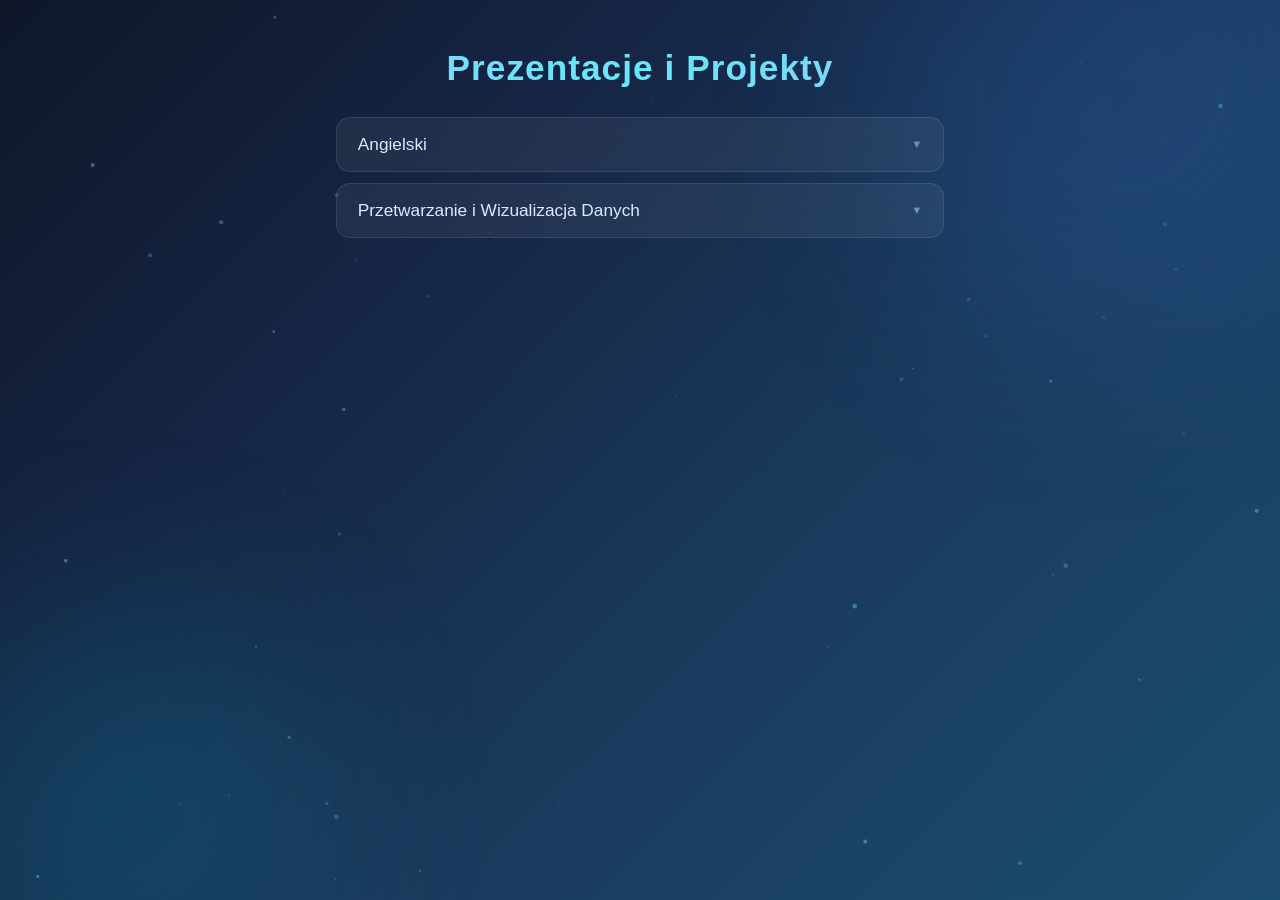
<file: index.html>
<!DOCTYPE html>
<html lang="pl">
<head>
  <meta charset="UTF-8">
  <meta name="viewport" content="width=device-width, initial-scale=1.0">
  <title>Prezentacje i Projekty</title>
  <link rel="stylesheet" href="style.css">
</head>
<body>

  <canvas id="particles"></canvas>

  <header>
    <h1>Prezentacje i Projekty</h1>
  </header>

  <main class="menu">

    <div class="category">
      <div class="category-header">
        <span>Angielski</span>
        <span class="arrow">▼</span>
      </div>
      <div class="category-items">
        <ul>
          <li><a href="english/cryptocurrencies.html">Kryptowaluty</a></li>
        </ul>
      </div>
    </div>

    <div class="category">
      <div class="category-header">
        <span>Przetwarzanie i Wizualizacja Danych</span>
        <span class="arrow">▼</span>
      </div>
      <div class="category-items">
        <ul>
          <li><a href="data_proc_and_vis/data_privacy.html">Etyka i Prywatność Danych</a></li>
          <li><a href="data_proc_and_vis/braki_danych_prezentacja.html">Metody Obsługi Braków Danych</a></li>
        </ul>
      </div>
    </div>

  </main>
  <script src="script.js"></script>
</body>
</html>
</file>
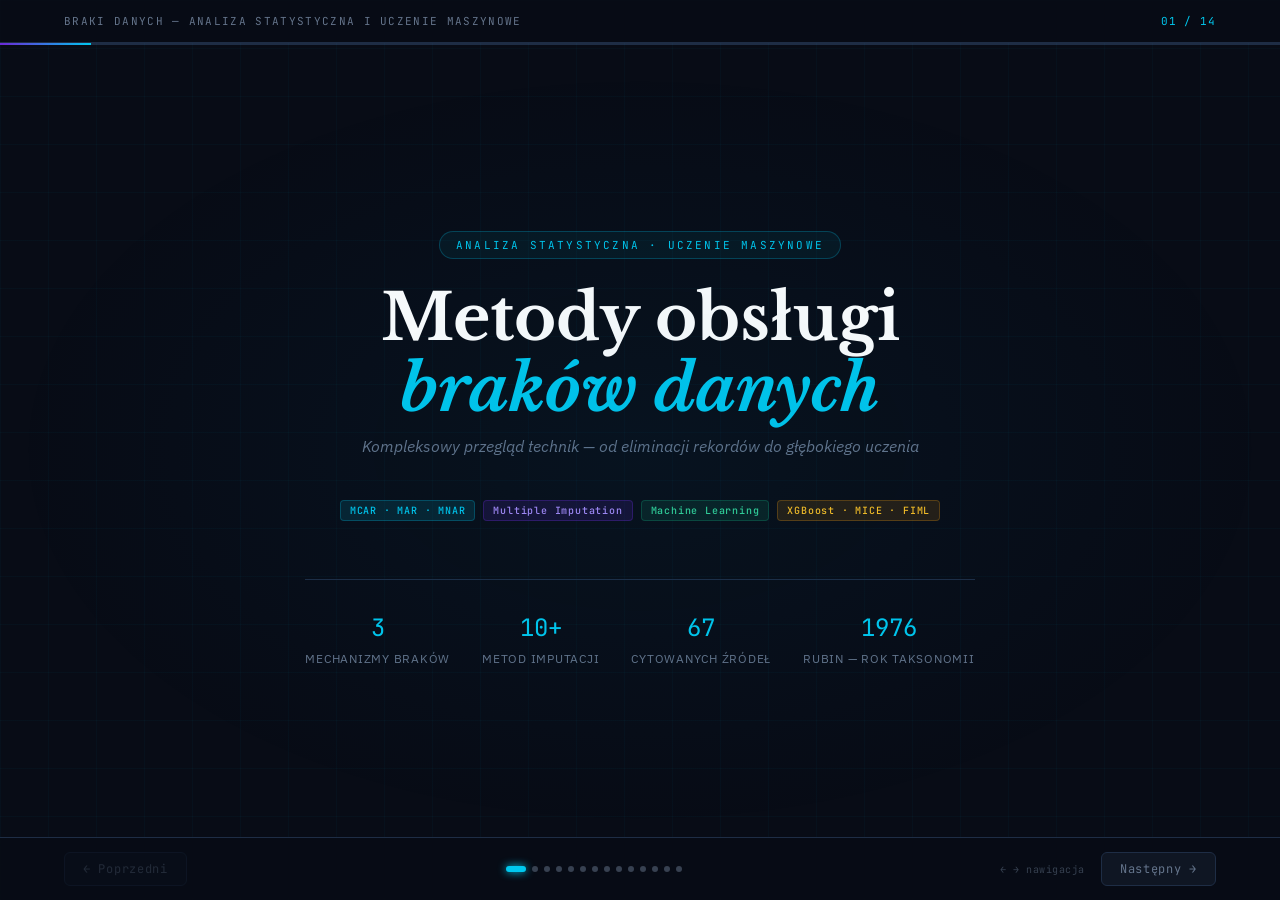
<file: data_proc_and_vis/braki_danych_prezentacja.html>
<!DOCTYPE html>
<html lang="pl">
<head>
<meta charset="UTF-8">
<meta name="viewport" content="width=device-width, initial-scale=1.0">
<title>Metody obsługi braków danych</title>
<link rel="preconnect" href="https://fonts.googleapis.com">
<link rel="preconnect" href="https://fonts.gstatic.com" crossorigin>
<link href="https://fonts.googleapis.com/css2?family=Libre+Baskerville:ital,wght@0,400;0,700;1,400&family=IBM+Plex+Sans:wght@300;400;500;600&family=JetBrains+Mono:wght@400;500&display=swap" rel="stylesheet">
<style>
  :root {
    --bg: #080c16;
    --bg2: #0f1623;
    --bg3: #161d2e;
    --card: #111827;
    --border: #1e2d45;
    --accent: #00c8ef;
    --accent2: #6d28d9;
    --accent3: #10b981;
    --accent4: #f59e0b;
    --danger: #ef4444;
    --text: #dde4f0;
    --muted: #64748b;
    --dim: #374151;
    --serif: 'Libre Baskerville', Georgia, serif;
    --sans: 'IBM Plex Sans', sans-serif;
    --mono: 'JetBrains Mono', monospace;
  }

  *, *::before, *::after { box-sizing: border-box; margin: 0; padding: 0; }

  html, body {
    width: 100%; height: 100%;
    background: var(--bg);
    color: var(--text);
    font-family: var(--sans);
    overflow: hidden;
    user-select: none;
  }

  /* Grid background */
  body::before {
    content: '';
    position: fixed; inset: 0;
    background-image:
      linear-gradient(rgba(0,200,239,0.03) 1px, transparent 1px),
      linear-gradient(90deg, rgba(0,200,239,0.03) 1px, transparent 1px);
    background-size: 48px 48px;
    pointer-events: none;
    z-index: 0;
  }

  /* Radial glow */
  body::after {
    content: '';
    position: fixed; inset: 0;
    background: radial-gradient(ellipse 70% 60% at 50% 50%, rgba(0,100,150,0.08) 0%, transparent 70%);
    pointer-events: none;
    z-index: 0;
  }

  /* ─── SLIDES ─────────────────────────────────────────── */
  .deck {
    flex: 1;
    position: relative;
    overflow: hidden;
  }

  .slide {
    display: none;
    position: absolute; inset: 0;
    flex-direction: column;
    padding: 0;
    animation: slideIn 0.45s cubic-bezier(0.22,1,0.36,1);
  }
  .slide.active { display: flex; }

  @keyframes slideIn {
    from { opacity: 0; transform: translateY(18px); }
    to   { opacity: 1; transform: translateY(0); }
  }

  /* ─── LAYOUT WRAPPERS ───────────────────────────────── */
  .slide-inner {
    flex: 1;
    display: flex;
    flex-direction: column;
    padding: 48px 64px 32px;
    overflow-y: auto;
    scrollbar-width: thin;
    scrollbar-color: var(--border) transparent;
  }

  /* ─── HEADER BAR ────────────────────────────────────── */
  .header-bar {
    display: flex; align-items: center; justify-content: space-between;
    padding: 14px 64px;
    border-bottom: 1px solid var(--border);
    background: rgba(8,12,22,0.8);
    backdrop-filter: blur(8px);
    flex-shrink: 0;
  }
  .header-bar .label {
    font-family: var(--mono);
    font-size: 11px;
    color: var(--muted);
    letter-spacing: 0.12em;
    text-transform: uppercase;
  }
  .header-bar .slide-num {
    font-family: var(--mono);
    font-size: 11px;
    color: var(--accent);
    letter-spacing: 0.08em;
  }

  /* ─── PROGRESS ──────────────────────────────────────── */
  .progress-bar {
    height: 2px;
    background: var(--border);
    flex-shrink: 0;
  }
  .progress-fill {
    height: 100%;
    background: linear-gradient(90deg, var(--accent2), var(--accent));
    transition: width 0.4s ease;
  }

  /* ─── TYPOGRAPHY ────────────────────────────────────── */
  .slide-tag {
    font-family: var(--mono);
    font-size: 11px;
    color: var(--accent);
    letter-spacing: 0.15em;
    text-transform: uppercase;
    margin-bottom: 12px;
  }

  h1 {
    font-family: var(--serif);
    font-size: clamp(2rem, 4.5vw, 3.6rem);
    font-weight: 700;
    line-height: 1.15;
    color: #fff;
    margin-bottom: 20px;
  }
  h1 em { color: var(--accent); font-style: italic; }

  h2 {
    font-family: var(--serif);
    font-size: clamp(1.5rem, 3vw, 2.4rem);
    font-weight: 700;
    line-height: 1.2;
    color: #fff;
    margin-bottom: 24px;
  }
  h2 .accent { color: var(--accent); }

  h3 {
    font-family: var(--sans);
    font-size: 1rem;
    font-weight: 600;
    color: var(--accent);
    letter-spacing: 0.04em;
    margin-bottom: 8px;
  }

  p {
    font-size: 0.95rem;
    line-height: 1.75;
    color: var(--text);
    margin-bottom: 10px;
  }
  p.lead {
    font-size: 1.1rem;
    line-height: 1.8;
    color: #adbdd4;
  }

  /* ─── GRID LAYOUTS ──────────────────────────────────── */
  .grid-2 { display: grid; grid-template-columns: 1fr 1fr; gap: 20px; }
  .grid-3 { display: grid; grid-template-columns: 1fr 1fr 1fr; gap: 18px; }
  .grid-4 { display: grid; grid-template-columns: 1fr 1fr 1fr 1fr; gap: 14px; }

  /* ─── CARDS ─────────────────────────────────────────── */
  .card {
    background: var(--bg2);
    border: 1px solid var(--border);
    border-radius: 10px;
    padding: 20px 22px;
    position: relative;
    overflow: hidden;
  }
  .card::before {
    content: '';
    position: absolute; top: 0; left: 0; right: 0;
    height: 2px;
  }
  .card.cyan::before  { background: linear-gradient(90deg, var(--accent), transparent); }
  .card.violet::before { background: linear-gradient(90deg, var(--accent2), transparent); }
  .card.green::before  { background: linear-gradient(90deg, var(--accent3), transparent); }
  .card.amber::before  { background: linear-gradient(90deg, var(--accent4), transparent); }
  .card.red::before    { background: linear-gradient(90deg, var(--danger), transparent); }

  /* ─── BADGES / TAGS ─────────────────────────────────── */
  .badge {
    display: inline-block;
    font-family: var(--mono);
    font-size: 10px;
    padding: 3px 9px;
    border-radius: 4px;
    letter-spacing: 0.08em;
    font-weight: 500;
    margin-bottom: 10px;
  }
  .badge.cyan   { background: rgba(0,200,239,0.12); color: var(--accent); border: 1px solid rgba(0,200,239,0.25); }
  .badge.violet { background: rgba(109,40,217,0.15); color: #a78bfa; border: 1px solid rgba(109,40,217,0.3); }
  .badge.green  { background: rgba(16,185,129,0.12); color: #34d399; border: 1px solid rgba(16,185,129,0.25); }
  .badge.amber  { background: rgba(245,158,11,0.12); color: #fbbf24; border: 1px solid rgba(245,158,11,0.25); }
  .badge.red    { background: rgba(239,68,68,0.12); color: #f87171; border: 1px solid rgba(239,68,68,0.25); }

  /* ─── LISTS ─────────────────────────────────────────── */
  ul.styled, ol.styled {
    list-style: none;
    display: flex;
    flex-direction: column;
    gap: 9px;
  }
  ul.styled li, ol.styled li {
    display: flex;
    align-items: flex-start;
    gap: 10px;
    font-size: 0.9rem;
    line-height: 1.6;
    color: #adbdd4;
  }
  ul.styled li::before {
    content: '▸';
    color: var(--accent);
    flex-shrink: 0;
    margin-top: 1px;
  }
  ol.styled { counter-reset: li; }
  ol.styled li::before {
    counter-increment: li;
    content: counter(li, decimal-leading-zero);
    font-family: var(--mono);
    font-size: 10px;
    color: var(--accent);
    background: rgba(0,200,239,0.1);
    border: 1px solid rgba(0,200,239,0.2);
    border-radius: 4px;
    padding: 2px 6px;
    flex-shrink: 0;
    margin-top: 1px;
  }

  /* ─── TABLE ─────────────────────────────────────────── */
  table.comp {
    width: 100%;
    border-collapse: collapse;
    font-size: 0.82rem;
  }
  table.comp th {
    font-family: var(--mono);
    font-size: 0.7rem;
    letter-spacing: 0.08em;
    text-transform: uppercase;
    color: var(--muted);
    padding: 8px 12px;
    text-align: left;
    border-bottom: 1px solid var(--border);
  }
  table.comp td {
    padding: 9px 12px;
    border-bottom: 1px solid rgba(30,45,69,0.5);
    color: #9dafc4;
    vertical-align: top;
    line-height: 1.5;
  }
  table.comp td:first-child {
    font-family: var(--mono);
    font-size: 0.78rem;
    color: var(--accent);
  }
  table.comp tr:hover td { background: rgba(0,200,239,0.04); }

  /* ─── HIGHLIGHT BOXES ────────────────────────────────── */
  .callout {
    display: flex;
    gap: 14px;
    align-items: flex-start;
    background: rgba(0,200,239,0.06);
    border: 1px solid rgba(0,200,239,0.18);
    border-radius: 8px;
    padding: 14px 16px;
    font-size: 0.88rem;
    line-height: 1.65;
    color: #9fcedf;
  }
  .callout .icon { font-size: 1.1rem; flex-shrink: 0; }
  .callout.warn {
    background: rgba(245,158,11,0.07);
    border-color: rgba(245,158,11,0.2);
    color: #c8a74a;
  }
  .callout.success {
    background: rgba(16,185,129,0.07);
    border-color: rgba(16,185,129,0.2);
    color: #5ab899;
  }
  .callout.danger {
    background: rgba(239,68,68,0.07);
    border-color: rgba(239,68,68,0.2);
    color: #bf7070;
  }

  /* ─── CODE ───────────────────────────────────────────── */
  .code-block {
    background: rgba(0,0,0,0.4);
    border: 1px solid var(--border);
    border-radius: 8px;
    padding: 14px 18px;
    font-family: var(--mono);
    font-size: 0.8rem;
    color: #7ec8e3;
    line-height: 1.7;
  }
  .code-block .cm { color: var(--muted); }
  .code-block .kw { color: #c792ea; }
  .code-block .fn { color: #82aaff; }
  .code-block .st { color: #c3e88d; }
  .code-block .nm { color: #f78c6c; }

  /* ─── FORMULA ────────────────────────────────────────── */
  .formula {
    font-family: var(--mono);
    font-size: 0.85rem;
    color: #7ec8e3;
    background: rgba(0,0,0,0.35);
    border: 1px solid var(--border);
    border-radius: 6px;
    padding: 10px 16px;
    text-align: center;
    letter-spacing: 0.04em;
  }

  /* ─── STAT BOX ───────────────────────────────────────── */
  .stat-box {
    text-align: center;
    padding: 18px 12px;
  }
  .stat-box .num {
    font-family: var(--mono);
    font-size: clamp(1.8rem, 3vw, 2.8rem);
    font-weight: 500;
    color: var(--accent);
    line-height: 1;
    margin-bottom: 6px;
  }
  .stat-box .lbl {
    font-size: 0.8rem;
    color: var(--muted);
    line-height: 1.4;
  }

  /* ─── TIMELINE ───────────────────────────────────────── */
  .timeline {
    display: flex;
    flex-direction: column;
    gap: 0;
  }
  .timeline-item {
    display: flex;
    gap: 18px;
    position: relative;
  }
  .timeline-item:not(:last-child)::before {
    content: '';
    position: absolute;
    left: 14px;
    top: 28px;
    bottom: -6px;
    width: 1px;
    background: var(--border);
  }
  .timeline-dot {
    width: 28px; height: 28px;
    border-radius: 50%;
    background: var(--bg3);
    border: 2px solid var(--accent);
    display: flex; align-items: center; justify-content: center;
    flex-shrink: 0;
    font-family: var(--mono);
    font-size: 10px;
    color: var(--accent);
    margin-top: 2px;
  }
  .timeline-content { flex: 1; padding-bottom: 18px; }
  .timeline-content h4 {
    font-size: 0.9rem;
    font-weight: 600;
    color: #fff;
    margin-bottom: 5px;
  }
  .timeline-content p { font-size: 0.83rem; color: #7a8fa8; margin: 0; line-height: 1.55; }

  /* ─── DIVIDER ────────────────────────────────────────── */
  .divider {
    height: 1px;
    background: var(--border);
    margin: 20px 0;
  }

  /* ─── NAV ────────────────────────────────────────────── */
  .nav {
    display: flex;
    align-items: center;
    justify-content: space-between;
    padding: 14px 64px;
    border-top: 1px solid var(--border);
    background: rgba(8,12,22,0.85);
    backdrop-filter: blur(8px);
    flex-shrink: 0;
    gap: 20px;
  }
  .nav-dots {
    display: flex;
    gap: 6px;
    flex-wrap: wrap;
    max-width: 60%;
    justify-content: center;
  }
  .nav-dot {
    width: 6px; height: 6px;
    border-radius: 50%;
    background: var(--dim);
    cursor: pointer;
    transition: all 0.25s;
    border: none;
    padding: 0;
  }
  .nav-dot.active {
    background: var(--accent);
    box-shadow: 0 0 8px var(--accent);
    width: 20px;
    border-radius: 3px;
  }
  .nav-dot:hover:not(.active) { background: var(--muted); }

  .btn {
    font-family: var(--mono);
    font-size: 12px;
    letter-spacing: 0.06em;
    padding: 8px 18px;
    border-radius: 6px;
    border: 1px solid var(--border);
    background: var(--bg2);
    color: var(--muted);
    cursor: pointer;
    transition: all 0.2s;
    display: flex;
    align-items: center;
    gap: 8px;
    white-space: nowrap;
  }
  .btn:hover { border-color: var(--accent); color: var(--accent); background: rgba(0,200,239,0.06); }
  .btn:disabled { opacity: 0.3; cursor: not-allowed; }
  .btn:disabled:hover { border-color: var(--border); color: var(--muted); background: var(--bg2); }

  /* ─── TITLE SLIDE ────────────────────────────────────── */
  #s0 { align-items: center; justify-content: center; text-align: center; }
  #s0 .slide-inner {
    display: flex; flex-direction: column;
    align-items: center; justify-content: center;
    gap: 0;
  }
  .title-eyebrow {
    font-family: var(--mono);
    font-size: 11px;
    letter-spacing: 0.2em;
    text-transform: uppercase;
    color: var(--accent);
    margin-bottom: 24px;
    padding: 6px 16px;
    border: 1px solid rgba(0,200,239,0.25);
    border-radius: 100px;
    background: rgba(0,200,239,0.06);
  }
  .title-main {
    font-family: var(--serif);
    font-size: clamp(2.2rem, 5vw, 4rem);
    font-weight: 700;
    line-height: 1.1;
    color: #fff;
    margin-bottom: 8px;
    max-width: 800px;
  }
  .title-main em { color: var(--accent); font-style: italic; }
  .title-sub {
    font-size: 1rem;
    color: var(--muted);
    margin-bottom: 40px;
    font-style: italic;
    max-width: 600px;
  }
  .title-tags {
    display: flex; flex-wrap: wrap; gap: 8px;
    justify-content: center;
    margin-bottom: 48px;
  }
  .title-meta {
    display: flex; gap: 32px;
    padding-top: 32px;
    border-top: 1px solid var(--border);
  }
  .title-meta-item { text-align: center; }
  .title-meta-item .val {
    font-family: var(--mono);
    font-size: 1.5rem;
    color: var(--accent);
    display: block;
    margin-bottom: 4px;
  }
  .title-meta-item .key {
    font-size: 0.78rem;
    color: var(--muted);
    letter-spacing: 0.06em;
    text-transform: uppercase;
  }

  /* ─── SECTION DIVIDER SLIDE ─────────────────────────── */
  .section-slide {
    align-items: center;
    justify-content: center;
  }
  .section-slide .slide-inner {
    display: flex; flex-direction: column;
    align-items: center; justify-content: center;
    text-align: center;
  }
  .section-num {
    font-family: var(--mono);
    font-size: clamp(4rem, 12vw, 9rem);
    font-weight: 500;
    color: rgba(0,200,239,0.08);
    line-height: 1;
    margin-bottom: -20px;
    letter-spacing: -0.05em;
  }

  /* ─── SOURCES ────────────────────────────────────────── */
  .sources-list {
    display: grid;
    grid-template-columns: 1fr 1fr;
    gap: 6px;
  }
  .source-item {
    display: flex;
    align-items: flex-start;
    gap: 8px;
    font-size: 0.72rem;
    color: var(--muted);
    line-height: 1.4;
    padding: 5px 8px;
    border-radius: 5px;
    border: 1px solid transparent;
    transition: all 0.2s;
  }
  .source-item:hover { border-color: var(--border); background: var(--bg2); }
  .source-item .sn {
    font-family: var(--mono);
    font-size: 10px;
    color: var(--accent);
    flex-shrink: 0;
    padding-top: 1px;
  }

  /* ─── SMALL HELPERS ──────────────────────────────────── */
  .mt-8  { margin-top: 8px; }
  .mt-16 { margin-top: 16px; }
  .mt-20 { margin-top: 20px; }
  .mt-24 { margin-top: 24px; }
  .mb-0  { margin-bottom: 0 !important; }
  .gap-12 { gap: 12px !important; }

  .two-col {
    display: grid;
    grid-template-columns: 3fr 2fr;
    gap: 28px;
    align-items: start;
  }
  .two-col-eq {
    display: grid;
    grid-template-columns: 1fr 1fr;
    gap: 24px;
    align-items: start;
  }

  .scrollable {
    overflow-y: auto;
    scrollbar-width: thin;
    scrollbar-color: var(--border) transparent;
  }

  /* Keyboard hint */
  .key-hint {
    font-family: var(--mono);
    font-size: 10px;
    color: var(--dim);
    letter-spacing: 0.05em;
  }
</style>
</head>
<body>

<!-- ══════════════════════════════════════════════════════════
     HEADER BAR
══════════════════════════════════════════════════════════ -->
<div style="display:flex;flex-direction:column;height:100vh;">

  <div class="header-bar">
    <span class="label">Braki danych — analiza statystyczna i uczenie maszynowe</span>
    <span class="slide-num" id="slide-counter">01 / 14</span>
  </div>
  <div class="progress-bar"><div class="progress-fill" id="progress-fill" style="width:7.14%"></div></div>

  <!-- ══ SLIDES DECK ══════════════════════════════════════ -->
  <div class="deck">

    <!-- ── SLIDE 0: TITLE ────────────────────────────────── -->
    <div class="slide active" id="s0">
      <div class="slide-inner">
        <div class="title-eyebrow">Analiza Statystyczna · Uczenie Maszynowe</div>
        <h1 class="title-main">Metody obsługi<br><em>braków danych</em></h1>
        <p class="title-sub">Kompleksowy przegląd technik — od eliminacji rekordów do głębokiego uczenia</p>
        <div class="title-tags">
          <span class="badge cyan">MCAR · MAR · MNAR</span>
          <span class="badge violet">Multiple Imputation</span>
          <span class="badge green">Machine Learning</span>
          <span class="badge amber">XGBoost · MICE · FIML</span>
        </div>
        <div class="title-meta">
          <div class="title-meta-item">
            <span class="val">3</span>
            <span class="key">Mechanizmy braków</span>
          </div>
          <div class="title-meta-item">
            <span class="val">10+</span>
            <span class="key">Metod imputacji</span>
          </div>
          <div class="title-meta-item">
            <span class="val">67</span>
            <span class="key">Cytowanych źródeł</span>
          </div>
          <div class="title-meta-item">
            <span class="val">1976</span>
            <span class="key">Rubin — rok taksonomii</span>
          </div>
        </div>
      </div>
    </div>

    <!-- ── SLIDE 1: PROBLEM ──────────────────────────────── -->
    <div class="slide" id="s1">
      <div class="slide-inner">
        <div class="slide-tag">Wprowadzenie</div>
        <h2>Dlaczego braki danych są <span class="accent">krytyczne?</span></h2>
        <div class="two-col">
          <div>
            <p class="lead">Brakujące wartości to nieodłączny element niemal każdej dziedziny badań ilościowych — od badań klinicznych, przez rynki finansowe, aż po wielkoskalową analizę zachowań konsumentów.</p>
            <div class="divider"></div>
            <h3>Konsekwencje ignorowania braków</h3>
            <ul class="styled mt-8">
              <li>Systematyczne obciążenie (<em>bias</em>) parametrów modelu</li>
              <li>Znaczna redukcja mocy statystycznych testów</li>
              <li>Zniekształcenie dystrybucji i przedziałów ufności</li>
              <li>Fałszywe wnioski i wadliwe modele predykcyjne</li>
              <li>Utrata kluczowych segmentów demograficznych</li>
            </ul>
            <div class="callout mt-16">
              <span class="icon">⚡</span>
              <span>Przy 100 zmiennych z zaledwie 2% braków na każdej, listwise deletion eliminuje ok. <strong>86%</strong> całej bazy danych (1 − 0,98¹⁰⁰ ≈ 0,86).</span>
            </div>
          </div>
          <div>
            <div class="card cyan">
              <h3>Obszary zastosowań</h3>
              <ul class="styled mt-8">
                <li>Badania kliniczne i medyczne</li>
                <li>Portfele rynków finansowych</li>
                <li>Analityka zachowań konsumentów</li>
                <li>Modelowanie równań strukturalnych (SEM)</li>
                <li>Szeregi czasowe i dane panelowe</li>
                <li>Badania kwestionariuszowe</li>
              </ul>
            </div>
            <div class="card violet mt-16">
              <h3>Spektrum rozwiązań</h3>
              <div class="timeline mt-8">
                <div class="timeline-item">
                  <div class="timeline-dot">1</div>
                  <div class="timeline-content"><h4>Eliminacja rekordów</h4><p>Listwise, Pairwise, Dropping columns</p></div>
                </div>
                <div class="timeline-item">
                  <div class="timeline-dot">2</div>
                  <div class="timeline-content"><h4>Jednokrotna imputacja</h4><p>Miary centralne, LOCF, regresja liniowa</p></div>
                </div>
                <div class="timeline-item">
                  <div class="timeline-dot">3</div>
                  <div class="timeline-content"><h4>Imputacja wielokrotna</h4><p>MI (Rubin), MICE + PMM, Amelia II, FIML</p></div>
                </div>
                <div class="timeline-item">
                  <div class="timeline-dot">4</div>
                  <div class="timeline-content"><h4>Uczenie maszynowe</h4><p>k-NN, MissForest, MIDAS, GAIN, XGBoost</p></div>
                </div>
              </div>
            </div>
          </div>
        </div>
      </div>
    </div>

    <!-- ── SLIDE 2: TAKSONOMIA ────────────────────────────── -->
    <div class="slide" id="s2">
      <div class="slide-inner">
        <div class="slide-tag">Taksonomia mechanizmów — Donald Rubin (1976)</div>
        <h2>Trzy <span class="accent">mechanizmy</span> powstawania braków</h2>
        <div class="grid-3">
          <div class="card cyan">
            <span class="badge cyan">MCAR</span>
            <h3>Missing Completely at Random</h3>
            <p style="font-size:.85rem;color:#7a9fb5;line-height:1.6;">Prawdopodobieństwo braku jest <strong>całkowicie niezależne</strong> od wszystkich zmiennych obserwowanych i nieobserwowanych.</p>
            <div class="divider"></div>
            <h3>Przykłady</h3>
            <ul class="styled mt-8">
              <li>Rozlana kawa na ankietę</li>
              <li>Losowa awaria sprzętu pomiarowego</li>
              <li>Planowane brakowanie w projekcie badawczym</li>
            </ul>
            <div class="divider"></div>
            <h3>Weryfikacja</h3>
            <p style="font-size:.82rem;color:#6a8aa0;">Test Little'a: p &gt; 0,05 → hipoteza zerowa o losowości braków zostaje przyjęta.</p>
            <div class="callout success mt-8">
              <span class="icon">✓</span>
              <span style="font-size:.8rem;">Eliminacja rekordów nie wprowadza <em>bias</em> — tylko zmniejsza moc.</span>
            </div>
          </div>

          <div class="card violet">
            <span class="badge violet">MAR</span>
            <h3>Missing at Random</h3>
            <p style="font-size:.85rem;color:#9a8abf;line-height:1.6;">Prawdopodobieństwo braku zależy od <strong>innych zmiennych obserwowanych</strong>, lecz nie od samej nieobserwowanej wartości.</p>
            <div class="divider"></div>
            <h3>Przykłady</h3>
            <ul class="styled mt-8">
              <li>Młodsze osoby częściej pomijają pytania o dochód</li>
              <li>Braki w danych oceanograficznych wg układu przestrzennego boi</li>
              <li>Odpady w badaniach uwarunkowane wiekiem uczestnika</li>
            </ul>
            <div class="divider"></div>
            <div class="formula">P(M | Y_obs, Y_mis) = P(M | Y_obs)</div>
            <div class="callout mt-8" style="font-size:.8rem;">
              <span class="icon">ℹ</span>
              <span>Wymaga włączenia <em>auxiliary variables</em> do modeli imputacyjnych.</span>
            </div>
          </div>

          <div class="card red">
            <span class="badge red">MNAR</span>
            <h3>Missing Not at Random</h3>
            <p style="font-size:.85rem;color:#bf9090;line-height:1.6;">Prawdopodobieństwo braku jest bezpośrednio związane z <strong>samą nieobserwowaną wartością</strong>.</p>
            <div class="divider"></div>
            <h3>Przykłady</h3>
            <ul class="styled mt-8">
              <li>Pacjenci z pogorszeniem zdrowia rezygnują z badania</li>
              <li>Osoby z wysokimi dochodami pomijają rubrykę zarobków</li>
              <li>Attrition zależny od obserwowanego wyniku klinicznego</li>
            </ul>
            <div class="divider"></div>
            <div class="callout danger mt-8">
              <span class="icon">⚠</span>
              <span style="font-size:.8rem;">Niemożliwe do matematycznego udowodnienia na bazie samych danych! Wymaga DAG i wiedzy domenowej.</span>
            </div>
          </div>
        </div>
        <div class="callout mt-16">
          <span class="icon">💡</span>
          <span>Diagnoza mechanizmu rzadko może opierać się wyłącznie na algorytmach — wymaga głębokiego rozumienia procesu generującego dane i wiedzy eksperta dziedziny.</span>
        </div>
      </div>
    </div>

    <!-- ── SLIDE 3: ELIMINACJA ───────────────────────────── -->
    <div class="slide" id="s3">
      <div class="slide-inner">
        <div class="slide-tag">Metody eliminacji rekordów</div>
        <h2>Listwise vs <span class="accent">Pairwise</span> Deletion</h2>
        <div class="grid-2 mt-8">
          <div class="card cyan">
            <span class="badge cyan">Listwise Deletion</span>
            <h3>Analiza przypadków kompletnych</h3>
            <p style="font-size:.85rem;color:#7a9fb5;line-height:1.6;">Eliminuje każdy wiersz zawierający choćby jedną pustą wartość. Domyślne ustawienie w większości oprogramowania statystycznego.</p>
            <ul class="styled mt-12">
              <li><strong>Zaleta:</strong> Brak bias przy założeniu MCAR; poprawne macierze dodatnio określone</li>
              <li><strong>Wada:</strong> Potężna redukcja próby — przy 100 cechach i 2% brakach traci ~86% danych</li>
              <li><strong>Wada:</strong> Przy naruszeniu MCAR — zniekształcenie profilu próbki</li>
            </ul>
            <div class="callout warn mt-12">
              <span class="icon">📌</span>
              <span style="font-size:.8rem;">Zalecane wyłącznie przy MCAR ≤ 5% w bardzo dużych bazach.</span>
            </div>
          </div>
          <div class="card violet">
            <span class="badge violet">Pairwise Deletion</span>
            <h3>Analiza dostępnych zmiennych</h3>
            <p style="font-size:.85rem;color:#9a8abf;line-height:1.6;">Usuwa braki jedynie dla konkretnej operacji — np. macierz korelacji A↔B pomija braki na C.</p>
            <ul class="styled mt-12">
              <li><strong>Zaleta:</strong> Zachowuje więcej obserwacji; maksymalizuje wydobycie wartości</li>
              <li><strong>Wada:</strong> Heterogeniczne podpróbki — niespójne N dla różnych estymacji</li>
              <li><strong>Wada:</strong> Ryzyko macierzy <em>non-positive definite</em> — awaria SEM</li>
            </ul>
            <div class="callout mt-12">
              <span class="icon">⚡</span>
              <span style="font-size:.8rem;">Błędy standardowe mogą być zawyżone lub zaniżone; problemy z wielowymiarową analizą.</span>
            </div>
          </div>
        </div>
        <div class="mt-20">
          <table class="comp">
            <thead>
              <tr>
                <th>Właściwość</th>
                <th>Listwise</th>
                <th>Pairwise</th>
              </tr>
            </thead>
            <tbody>
              <tr><td>Spójność N</td><td>Stała dla całej analizy</td><td>Zmienna — inna dla każdej pary</td></tr>
              <tr><td>Bias (MCAR)</td><td>Brak obciążenia</td><td>Relatywnie odporniejsze</td></tr>
              <tr><td>Macierze dodatnio określone</td><td>Gwarantowane</td><td>Ryzyko awarii</td></tr>
              <tr><td>Utrata informacji</td><td>Skrajna (całe wiersze)</td><td>Minimalna (tylko braki)</td></tr>
            </tbody>
          </table>
        </div>
        <div class="callout danger mt-16">
          <span class="icon">✂</span>
          <span>Usunięcie całej kolumny (<em>Dropping Variables</em>) uzasadnione, gdy brakuje powyżej <strong>40–50%</strong> wartości — po wykluczeniu unikalnej użyteczności zmiennej.</span>
        </div>
      </div>
    </div>

    <!-- ── SLIDE 4: SINGLE IMPUTATION ────────────────────── -->
    <div class="slide" id="s4">
      <div class="slide-inner">
        <div class="slide-tag">Jednokrotna imputacja statystyczna</div>
        <h2>Miary centralne, <span class="accent">LOCF</span> i regresja</h2>
        <div class="grid-3">
          <div class="card cyan">
            <span class="badge cyan">Miary centralne</span>
            <h3>Średnia / Mediana / Dominanta</h3>
            <ul class="styled mt-8">
              <li><strong>Średnia</strong> — rozkład normalny, małe braki</li>
              <li><strong>Mediana</strong> — odporna na wartości skrajne (ceny, wynagrodzenia)</li>
              <li><strong>Dominanta</strong> — zmienne kategoryczne</li>
              <li><strong>Stała arbitralna</strong> — 0 lub −999 jako osobna kategoria dla RF</li>
            </ul>
            <div class="callout danger mt-12">
              <span class="icon">⚠</span>
              <span style="font-size:.79rem;">Sztucznie zawęża wariancję, zawyża kurtozę, zaniża korelacje i fałszuje przedziały ufności.</span>
            </div>
          </div>

          <div class="card amber">
            <span class="badge amber">Szeregi czasowe</span>
            <h3>LOCF / BOCF / Interpolacja</h3>
            <ul class="styled mt-8">
              <li><strong>LOCF</strong> — Forward Fill: przenosi ostatni obserwowany wynik</li>
              <li><strong>BOCF</strong> — Backward Fill: używa przyszłej obserwacji</li>
              <li><strong>Interpolacja liniowa</strong> — dla łagodnych trendów (ceny, prądy)</li>
            </ul>
            <div class="callout warn mt-12">
              <span class="icon">⚕</span>
              <span style="font-size:.79rem;">Organizacje standaryzacyjne odradzają LOCF w badaniach klinicznych — maskuje pogorszenie stanu pacjenta.</span>
            </div>
          </div>

          <div class="card violet">
            <span class="badge violet">Regresja liniowa</span>
            <h3>Deterministyczna i stochastyczna</h3>
            <p style="font-size:.82rem;color:#9a8abf;line-height:1.6;margin-bottom:10px;">Zachowuje korelacje kowariancyjne między zmiennymi.</p>
            <div class="formula">Ŷᵢ = β₀ + β₁Xᵢ</div>
            <ul class="styled mt-8">
              <li>Deterministyczna: sztywny punkt na prostej regresji → sztuczny wzrost R²</li>
              <li>Stochastyczna: dodaje losową resztę εᵢ ~ N(0, σ²ε) → przywraca dystrybucję</li>
            </ul>
            <div class="callout mt-8">
              <span class="icon">💡</span>
              <span style="font-size:.79rem;">Imputacja stochastyczna = lepsza realizm dystrybucji, ale wciąż ignoruje niepewność estymatora.</span>
            </div>
          </div>
        </div>
        <div class="callout warn mt-16">
          <span class="icon">📊</span>
          <span>Wszystkie metody jednokrotnej imputacji traktują wyestymowaną wartość jako <em>fakt</em> — ignorują niepewność predykcji. Prowadzi to do zaniżania błędów standardowych i fałszywych p-value.</span>
        </div>
      </div>
    </div>

    <!-- ── SLIDE 5: MULTIPLE IMPUTATION ──────────────────── -->
    <div class="slide" id="s5">
      <div class="slide-inner">
        <div class="slide-tag">Multiple Imputation — Donald Rubin</div>
        <h2>Imputacja <span class="accent">wielokrotna</span> — rewolucja trójfazowa</h2>
        <div class="two-col">
          <div>
            <p class="lead">Fundamentalna słabość imputacji jednokrotnej: zastępnik staje się <em>faktem matematycznym</em> dla procesora. Niepewność predykcji powinna być odzwierciedlona w zmienności wyników.</p>
            <div class="divider"></div>
            <div class="timeline mt-8">
              <div class="timeline-item">
                <div class="timeline-dot" style="border-color:var(--accent)">I</div>
                <div class="timeline-content">
                  <h4>Generacja M zbiorów kompletnych</h4>
                  <p>Tworzy asynchronicznie m = 5…100 powielonych instancji, każda z mikroskopijnie różnym doważeniem wynikającym z drgań parametrów modelu szacowania.</p>
                </div>
              </div>
              <div class="timeline-item">
                <div class="timeline-dot" style="border-color:#a78bfa">II</div>
                <div class="timeline-content">
                  <h4>Analiza każdej instancji osobno</h4>
                  <p>Docelowy model statystyczny jest uruchamiany niezależnie na każdym ze zbiorów mᵢ, generując odrębny zestaw estymatorów parametrycznych i błędów.</p>
                </div>
              </div>
              <div class="timeline-item">
                <div class="timeline-dot" style="border-color:#34d399">III</div>
                <div class="timeline-content">
                  <h4>Reguły Rubina — synteza wyników</h4>
                  <p>Łączy wyniki za pomocą formuł uwzględniających wariancję wewnątrz- i między-imputacyjną.</p>
                </div>
              </div>
            </div>
          </div>
          <div>
            <div class="card green">
              <h3>Reguły Rubina (Rubin's Rules)</h3>
              <div class="formula mt-8">V_total = W̄ + (1 + 1/M) · B</div>
              <ul class="styled mt-12">
                <li><strong>W̄</strong> — średnia wariancja wewnątrz-imputacyjna (<em>within</em>)</li>
                <li><strong>B</strong> — wariancja między-imputacyjna (<em>between</em>)</li>
                <li><strong>M</strong> — liczba wygenerowanych zbiorów</li>
              </ul>
              <div class="callout success mt-12">
                <span class="icon">✓</span>
                <span style="font-size:.8rem;">Poprawnie uwzględnia niepewność estymacji → właściwe p-value i przedziały ufności.</span>
              </div>
            </div>
            <div class="card amber mt-16">
              <h3>Kiedy używać MI?</h3>
              <ul class="styled mt-8">
                <li>Dane o mechanizmie MCAR lub MAR</li>
                <li>Złożone modele wielowymiarowe</li>
                <li>Badania kliniczne wymagające raportowania niepewności</li>
                <li>Gdy liczba braków przekracza 5–10%</li>
              </ul>
            </div>
          </div>
        </div>
      </div>
    </div>

    <!-- ── SLIDE 6: MICE + PMM ───────────────────────────── -->
    <div class="slide" id="s6">
      <div class="slide-inner">
        <div class="slide-tag">MICE · PMM · Amelia II</div>
        <h2>Algorytmy <span class="accent">łańcuchowych równań</span> i maksymalizacja wiarygodności</h2>
        <div class="grid-3">
          <div class="card cyan">
            <span class="badge cyan">MICE</span>
            <h3>Multivariate Imputation by Chained Equations</h3>
            <p style="font-size:.82rem;color:#7a9fb5;line-height:1.6;">Zamiast modelować łączny rozkład wielowymiarowy, imputuje braki <strong>iteracyjnie</strong> — jeden atrybut na raz, używając pozostałych jako predyktorów.</p>
            <div class="divider"></div>
            <ul class="styled">
              <li>Pełna Specyfikacja Warunkowa (FCS)</li>
              <li>Sekwencyjne skanowanie jak Gibbs Sampling</li>
              <li>Każda kolumna ma własny model (liniowy, logistyczny…)</li>
              <li>Iteracje aż do konwergencji</li>
            </ul>
            <div class="callout warn mt-8">
              <span class="icon">⚠</span>
              <span style="font-size:.79rem;">Ryzyko błędów przy interakcjach niepodanych ręcznie i danych wysokowymiarowych bez wspierających wielomianów.</span>
            </div>
          </div>

          <div class="card violet">
            <span class="badge violet">PMM</span>
            <h3>Predictive Mean Matching</h3>
            <p style="font-size:.82rem;color:#9a8abf;line-height:1.6;">Zamiast wstawiać abstrakcyjną wartość z regresji, <strong>wyszukuje prawdziwych "dawców"</strong> w populacji.</p>
            <div class="divider"></div>
            <ol class="styled">
              <li>Oblicza prognozę regresji dla luki</li>
              <li>Szuka 3–5 najbliższych rekordów z prawdziwymi wartościami</li>
              <li>Losuje jednego "dawcę" i wstawia jego autentyczną wartość</li>
            </ol>
            <div class="callout success mt-8">
              <span class="icon">✓</span>
              <span style="font-size:.79rem;">Chroni asymetrię dystrybucji; nie generuje wartości niemożliwych (np. ujemnych wzrostów).</span>
            </div>
          </div>

          <div class="card green">
            <span class="badge green">Amelia II + EM</span>
            <h3>Expectation-Maximization z Bootstrappingiem</h3>
            <p style="font-size:.82rem;color:#5ab899;line-height:1.6;">Sekwencja kroków E (oczekiwanie) i M (maksymalizacja) do aproksymacji MLE na niekompletnych danych.</p>
            <div class="divider"></div>
            <ul class="styled">
              <li><strong>E-step:</strong> szacuje brakujące wartości przy aktualnych parametrach</li>
              <li><strong>M-step:</strong> aktualizuje parametry na pełnych danych</li>
              <li>Bootstrap dodaje stochastykę → właściwa MI</li>
              <li>Wymaga wielowymiarowej normalności (MVN)</li>
            </ul>
            <div class="callout mt-8">
              <span class="icon">⚡</span>
              <span style="font-size:.79rem;">Fenomenalna przepustowość na danych podłużnych i przekrojowych z dużymi ubytkami.</span>
            </div>
          </div>
        </div>
        <div class="code-block mt-16">
          <span class="cm"># Przykład MICE w R (pakiet mice)</span><br>
          <span class="kw">library</span>(<span class="st">mice</span>)<br>
          imputed &lt;- <span class="fn">mice</span>(dane, m=<span class="nm">20</span>, method=<span class="st">"pmm"</span>, seed=<span class="nm">42</span>)<br>
          fit     &lt;- <span class="fn">with</span>(imputed, <span class="fn">lm</span>(wynik ~ wiek + płeć + bmi))<br>
          results &lt;- <span class="fn">pool</span>(fit)  <span class="cm"># Reguły Rubina</span>
        </div>
      </div>
    </div>

    <!-- ── SLIDE 7: FIML ──────────────────────────────────── -->
    <div class="slide" id="s7">
      <div class="slide-inner">
        <div class="slide-tag">Full Information Maximum Likelihood</div>
        <h2>FIML — imputacja <span class="accent">bez wypełniania</span> braków</h2>
        <div class="two-col">
          <div>
            <p class="lead">FIML nie tworzy syntetycznych zbiorów danych — bezpośrednio optymalizuje parametry modelu na dostępnych fragmentach macierzy, obliczając log-likelihood dla każdego wiersza osobno.</p>
            <div class="divider"></div>
            <h3>Kluczowe zalety FIML</h3>
            <ul class="styled mt-8">
              <li>Brak protokołu pre-processingu (żadnych protez danych)</li>
              <li>Asymptotyczna efektywność przy małych próbach N</li>
              <li>Deterministyczny wynik — zawsze identyczny przy powtórzeniu</li>
              <li>Brak problemu <em>uncongenial imputation</em> (sprzeczność modeli)</li>
              <li>Precyzyjniejsze węższe p-value niż MICE przy małych N</li>
            </ul>
            <div class="callout mt-16">
              <span class="icon">🎯</span>
              <span>W symulacjach von Hippela FIML wykazuje nieosiągalną matematycznie asymptotyczną wydajność korelacyjną przy małych próbkach w porównaniu do MI.</span>
            </div>
            <div class="callout warn mt-8">
              <span class="icon">⚠</span>
              <span>FIML jest dostępne głównie dla SEM (np. Mplus). Słabo radzi sobie z kategorycznymi zmiennymi bez normalności i złożonymi interakcjami nieliniowymi.</span>
            </div>
          </div>
          <div>
            <div class="card cyan">
              <h3>MI vs FIML — porównanie</h3>
              <table class="comp mt-8">
                <thead><tr><th>Cecha</th><th>MI</th><th>FIML</th></tr></thead>
                <tbody>
                  <tr><td>Produkt pośredni</td><td>M zbiorów kompletnych</td><td>Brak (optymalizacja in-situ)</td></tr>
                  <tr><td>Powtarzalność</td><td>Stochastyczna</td><td>Deterministyczna</td></tr>
                  <tr><td>Spójność modeli</td><td>Ryzyko uncongenial</td><td>Bezpieczna</td></tr>
                  <tr><td>Zmienne kat.</td><td>Doskonała</td><td>Ograniczona</td></tr>
                  <tr><td>SE przy małym N</td><td>Wymaga dużego M</td><td>Precyzyjne</td></tr>
                </tbody>
              </table>
            </div>
            <div class="card amber mt-16">
              <h3>Kiedy wybrać FIML?</h3>
              <ul class="styled mt-8">
                <li>Dane ciągłe, normalnie rozłożone</li>
                <li>Modelowanie SEM (Mplus, lavaan)</li>
                <li>Małe próby wymagające precyzyjnych SE</li>
                <li>Wymagana powtarzalność wyników</li>
              </ul>
            </div>
          </div>
        </div>
      </div>
    </div>

    <!-- ── SLIDE 8: kNN + MissForest ─────────────────────── -->
    <div class="slide" id="s8">
      <div class="slide-inner">
        <div class="slide-tag">Machine Learning — nieliniowe metody imputacji</div>
        <h2>k-NN i <span class="accent">MissForest</span></h2>
        <div class="two-col-eq">
          <div>
            <div class="card cyan">
              <span class="badge cyan">k-Nearest Neighbors</span>
              <h3>Imputacja przez sąsiedztwo</h3>
              <p style="font-size:.84rem;color:#7a9fb5;line-height:1.6;">Mapuje odległość euklidesową / Hamminga / Manhattan między brakującym rekordem a pozostałymi obserwacjami. Uśrednia k najbliższych sąsiadów.</p>
              <div class="divider"></div>
              <div class="grid-2" style="gap:10px;">
                <div>
                  <h3 style="color:#34d399">✓ Zalety</h3>
                  <ul class="styled mt-8">
                    <li>Fenomenalny na małych klastrach medycznych</li>
                    <li>Odzwierciedla lokalne wzorce dystrybucji</li>
                    <li>Nie zakłada normalności</li>
                  </ul>
                </div>
                <div>
                  <h3 style="color:#f87171">✗ Wady</h3>
                  <ul class="styled mt-8">
                    <li>Klątwa Wymiarowości — O(n²) złożoność</li>
                    <li>Geormetria euklidesowa degeneruje w wysokich wymiarach</li>
                    <li>Kosztowne przy setkach tysięcy cech</li>
                  </ul>
                </div>
              </div>
            </div>
          </div>
          <div>
            <div class="card violet">
              <span class="badge violet">MissForest</span>
              <h3>Las Losowy jako imputator</h3>
              <p style="font-size:.84rem;color:#9a8abf;line-height:1.6;">Nieparametryczny algorytm iteracyjny oparty na Random Forest. Inicjuje wstępne imputacje medianą, następnie iteracyjnie trenuje lasy na dostępnych danych.</p>
              <div class="divider"></div>
              <ul class="styled">
                <li>Wbudowana obsługa mieszanych typów danych (numeryczne + kategoryczne)</li>
                <li>Automatyczne wykrywanie interakcji między zmiennymi</li>
                <li>Ewaluacja błędu Out-Of-Bag (OOB) — auto-zatrzymanie</li>
                <li>Wariant RFE-MF: rekurencyjna eliminacja nieistotnych cech</li>
              </ul>
              <div class="callout success mt-12">
                <span class="icon">🏆</span>
                <span style="font-size:.8rem;">Przewyższa MICE w presji nieliniowej — brak wymagań normalizacji dystrybucji!</span>
              </div>
              <div class="callout danger mt-8">
                <span class="icon">⚡</span>
                <span style="font-size:.8rem;">Wysokie wymagania obliczeniowe — trenowanie wielu drzew dla każdej zmiennej.</span>
              </div>
            </div>
          </div>
        </div>
        <div class="code-block mt-16">
          <span class="cm"># MissForest w R</span><br>
          <span class="kw">library</span>(<span class="st">missForest</span>)<br>
          result &lt;- <span class="fn">missForest</span>(dane_z_brakami, maxiter=<span class="nm">10</span>, ntree=<span class="nm">100</span>, verbose=<span class="nm">TRUE</span>)<br>
          imputed_data &lt;- result$<span class="fn">ximp</span>  <span class="cm"># Zrekonstruowany zbiór</span><br>
          oob_error    &lt;- result$<span class="fn">OOBerror</span>  <span class="cm"># Błąd estymacji</span>
        </div>
      </div>
    </div>

    <!-- ── SLIDE 9: MIDAS + GAIN ──────────────────────────── -->
    <div class="slide" id="s9">
      <div class="slide-inner">
        <div class="slide-tag">Głębokoe uczenie — Deep Learning</div>
        <h2>Autoencodery i <span class="accent">GAN</span> w imputacji braków</h2>
        <div class="two-col-eq">
          <div>
            <div class="card cyan">
              <span class="badge cyan">MIDAS</span>
              <h3>Multiple Imputation with Denoising Autoencoders</h3>
              <p style="font-size:.83rem;color:#7a9fb5;line-height:1.6;">Kompresuje macierz danych do niskowymiarowej reprezentacji ukrytej, usuwając szum (w tym braki), następnie rekonstruuje pełny zbiór przez dekoder.</p>
              <div class="divider"></div>
              <div class="grid-2" style="gap:8px;">
                <div class="stat-box">
                  <div class="num" style="font-size:1.4rem;">⬇</div>
                  <div class="lbl">Koder<br>kompresja + odszumienie</div>
                </div>
                <div class="stat-box">
                  <div class="num" style="font-size:1.4rem;">⬆</div>
                  <div class="lbl">Dekoder<br>rekonstrukcja pełna</div>
                </div>
              </div>
              <div class="callout success mt-8">
                <span class="icon">🧠</span>
                <span style="font-size:.79rem;">W badaniach SPARK (autyzm) MIDAS przewyższył MICE przy blockwise-MNAR — rozwiązał asymetrię rzutów w 10 min na dużych metadanych.</span>
              </div>
            </div>
          </div>
          <div>
            <div class="card violet">
              <span class="badge violet">GAIN</span>
              <h3>Generative Adversarial Imputation Nets</h3>
              <p style="font-size:.83rem;color:#9a8abf;line-height:1.6;">Architektura GAN — Generator G rekonstruuje braki, Dyskryminator D odróżnia imputed od prawdziwych wartości.</p>
              <div class="divider"></div>
              <ul class="styled">
                <li><strong>Generator (G):</strong> wstawia fikcyjne wartości w brakujące miejsca</li>
                <li><strong>Dyskryminator (D):</strong> ucząc G — wymusza realistyczność imputacji</li>
                <li><strong>Hinty:</strong> częściowe maski ułatwiające stabilizację treningu</li>
              </ul>
              <div class="callout warn mt-8">
                <span class="icon">⚠</span>
                <span style="font-size:.79rem;">W testach zderzeniowych DAE i GAIN często ustępują MICE przy asymetrycznych dystrybucjach w standardowych benchmarkach ML.</span>
              </div>
            </div>
          </div>
        </div>
        <div class="card amber mt-16">
          <h3 style="color:#fbbf24">Kluczowe wnioski — Deep Learning vs klasyczne metody</h3>
          <div class="grid-2" style="gap:16px;margin-top:12px;">
            <ul class="styled">
              <li>DL wygrywa przy strukturalnych brakach blokowych (BSMR) i wysokowymiarowych zbiorach nieliniowych</li>
              <li>MIDAS szczególnie skuteczny przy blockwise-MNAR w badaniach psychologicznych</li>
            </ul>
            <ul class="styled">
              <li>Tradycyjne MICE + PMM często skuteczniejsze w standardowych scenariuszach liniowych</li>
              <li>DL — niestabilny charakter treningu; ryzyko katastrofalnego odrzutu precyzji</li>
            </ul>
          </div>
        </div>
      </div>
    </div>

    <!-- ── SLIDE 10: XGBoost ──────────────────────────────── -->
    <div class="slide" id="s10">
      <div class="slide-inner">
        <div class="slide-tag">Natywna obsługa braków — Gradient Boosting</div>
        <h2>XGBoost, LightGBM i <span class="accent">CatBoost</span></h2>
        <div class="two-col">
          <div>
            <p class="lead">Rewolucyjne rozwiązanie: zamiast imputować braki przed modelowaniem, algorytmy boostingowe obsługują brakujące wartości <em>natywnie</em> podczas treningu.</p>
            <div class="card cyan mt-16">
              <span class="badge cyan">XGBoost — Sparsity-aware Split Finding</span>
              <p style="font-size:.84rem;color:#7a9fb5;line-height:1.6;margin-top:8px;">Przy każdym podziale węzła testuje, w którą stronę (lewo/prawo) optymalnie skierować brakujące wartości — minimalizując funkcję straty.</p>
              <div class="formula mt-8">Default Direction = argmax (Gain_left, Gain_right)</div>
              <ul class="styled mt-12">
                <li>Analizuje gradient G i hesjan H funkcji straty dla wartości brakujących</li>
                <li>Zapisuje regułę "Default Direction" do węzła — używana przy nowych danych</li>
                <li>Brak konieczności zewnętrznego pre-processingu!</li>
              </ul>
            </div>
          </div>
          <div>
            <div class="card amber">
              <span class="badge amber">CART — Surrogate Splits</span>
              <p style="font-size:.82rem;color:#c8a74a;line-height:1.6;margin-top:8px;">Klasyczne drzewa radzą sobie z brakami przez podziały zastępcze — używają silnie skorelowanego predyktora jako surogatu.</p>
            </div>
            <div class="card green mt-14">
              <span class="badge green">LightGBM</span>
              <p style="font-size:.82rem;color:#5ab899;line-height:1.6;margin-top:8px;">Wszystkie wartości NaN trafiają do osobnej gałęzi — wydajność na rzadkich, wielkich bazach; doskonała przepustowość.</p>
            </div>
            <div class="card violet mt-14">
              <span class="badge violet">CatBoost — Target-Based Statistics</span>
              <p style="font-size:.82rem;color:#9a8abf;line-height:1.6;margin-top:8px;">Dla zmiennych kategorycznych z brakami oblicza statystyki docelowe, zrywając całkowicie z potrzebą tworzenia MICE dla kategorii.</p>
            </div>
          </div>
        </div>
        <div class="callout success mt-16">
          <span class="icon">🏆</span>
          <span>Przy użyciu XGBoost/LightGBM/CatBoost inżynier unika konieczności zewnętrznej imputacji — eliminując ryzyko sztucznych artefaktów i upraszczając pipeline danych.</span>
        </div>
      </div>
    </div>

    <!-- ── SLIDE 11: MNAR + MISSING INDICATOR ────────────── -->
    <div class="slide" id="s11">
      <div class="slide-inner">
        <div class="slide-tag">Zaawansowane strategie — MNAR i analiza wrażliwości</div>
        <h2>Braki nielosowe i <span class="accent">Missing Indicator</span></h2>
        <div class="grid-2">
          <div>
            <div class="card red">
              <span class="badge red">MNAR — najpoważniejsze wyzwanie</span>
              <h3 class="mt-8">Analiza wrażliwości (Sensitivity Analysis)</h3>
              <p style="font-size:.83rem;color:#bf9090;line-height:1.6;">Gdy brak zależy od samej brakującej wartości — żadna metoda imputacji nie eliminuje pełnego bias. Konieczna analiza scenariuszy.</p>
              <ul class="styled mt-8">
                <li><strong>Pattern-Mixture Models:</strong> modelowanie warstw wzorców braków</li>
                <li><strong>Delta-adjustment:</strong> przesunięcie imputowanych wartości o δ w dół/górę</li>
                <li><strong>Tipping-Point Analysis:</strong> szukanie progu δ obalającego wnioski</li>
                <li><strong>DAG:</strong> acykliczne grafy przyczynowe do modelowania struktury MNAR</li>
              </ul>
              <div class="code-block mt-12">
                <span class="cm">/* SAS — MNAR Adjust */</span><br>
                PROC <span class="fn">MI</span> DATA=pacjenci;<br>
                &nbsp;&nbsp;MNAR <span class="fn">ADJUST</span>(wynik / SHIFT=<span class="nm">-20</span>);<br>
                &nbsp;&nbsp;VAR wiek bmi wynik;<br>
                RUN;
              </div>
            </div>
          </div>
          <div>
            <div class="card amber">
              <span class="badge amber">Missing Indicator</span>
              <h3 class="mt-8">Brak jako osobna informacja</h3>
              <p style="font-size:.83rem;color:#c8a74a;line-height:1.6;">Zamiast ukrywać fakt braku, kodujemy go explicite jako zmienną binarną dołączoną obok imputowanej kolumny.</p>
              <div class="formula mt-8">M_col = 1 jeśli brak, 0 jeśli obecne</div>
              <ul class="styled mt-12">
                <li>Klasyfikator "widzi" wzorzec braku jako predyktor</li>
                <li>Szczególnie ważne w finansach — klient ukrywający liczbę dzieci = sygnał ryzyka</li>
                <li>Missing Indicator w Random Forest przechwytuje ukryte zależności MNAR</li>
                <li>Komplementarny do standardowej imputacji — nie zastępuje jej</li>
              </ul>
              <div class="callout success mt-12">
                <span class="icon">💡</span>
                <span style="font-size:.79rem;">Klient odmawiający podania liczby dzieci nie jest przypadkowym brakiem — to krystaliczny sygnał ryzyka kredytowego dla modelu.</span>
              </div>
            </div>
            <div class="card cyan mt-14">
              <h3>Narzędzia do analizy MNAR</h3>
              <ul class="styled mt-8">
                <li>Acykliczne grafy przyczynowe (DAG) — strukturalizacja mechanizmu</li>
                <li>Sensitivity Analysis Framework — raportowanie zakresu wyników</li>
                <li>SAS PROC MI z MNAR ADJUST</li>
                <li>Pattern-Mixture Models w R (pakiet JM)</li>
              </ul>
            </div>
          </div>
        </div>
      </div>
    </div>

    <!-- ── SLIDE 12: ZMIENNE KAT. + PODSUMOWANIE ─────────── -->
    <div class="slide" id="s12">
      <div class="slide-inner">
        <div class="slide-tag">Podsumowanie i wytyczne decyzyjne</div>
        <h2>Jak dobrać <span class="accent">optymalną strategię?</span></h2>
        <div class="grid-3">
          <div class="card cyan">
            <span class="badge cyan">Krok 1</span>
            <h3>Diagnoza mechanizmu</h3>
            <ul class="styled mt-8">
              <li>Test Little'a → MCAR?</li>
              <li>Analiza korelacji braków z innymi zmiennymi → MAR?</li>
              <li>Wiedza domenowa + DAG → MNAR?</li>
              <li>Odsetek braków per zmienna</li>
            </ul>
          </div>
          <div class="card violet">
            <span class="badge violet">Krok 2</span>
            <h3>Wybór metody</h3>
            <ul class="styled mt-8">
              <li>MCAR &lt; 5% → Listwise Deletion</li>
              <li>MAR, dane ciągłe, SEM → FIML</li>
              <li>MAR, duże braki → MICE + PMM</li>
              <li>Dane kategoryczne + numeryczne → MissForest</li>
              <li>XGBoost/CatBoost → natywnie</li>
            </ul>
          </div>
          <div class="card green">
            <span class="badge green">Krok 3</span>
            <h3>Walidacja i raportowanie</h3>
            <ul class="styled mt-8">
              <li>Porównaj rozkłady przed/po imputacji</li>
              <li>Analiza wrażliwości przy MNAR</li>
              <li>Raportuj metodę i liczbę braków</li>
              <li>Missing Indicator jako dodatkowy predyktor</li>
              <li>Dla MI: minimum m = 20 zbiorów</li>
            </ul>
          </div>
        </div>
        <div class="mt-20">
          <table class="comp">
            <thead>
              <tr><th>Mechanizm</th><th>% braków</th><th>Typ danych</th><th>Zalecana metoda</th></tr>
            </thead>
            <tbody>
              <tr><td>MCAR</td><td>&lt; 5%</td><td>Dowolny</td><td>Listwise Deletion</td></tr>
              <tr><td>MAR</td><td>&lt; 20%</td><td>Ciągły, normalny + SEM</td><td>FIML</td></tr>
              <tr><td>MAR</td><td>5–40%</td><td>Mieszany</td><td>MICE + PMM / MissForest</td></tr>
              <tr><td>MAR</td><td>Dowolny</td><td>Podłużny</td><td>Amelia II + EMB</td></tr>
              <tr><td>MNAR</td><td>Dowolny</td><td>Dowolny</td><td>Delta-adjustment + Missing Indicator</td></tr>
              <tr><td>Dowolny</td><td>Dowolny</td><td>Gradient Boosting</td><td>XGBoost / CatBoost (natywnie)</td></tr>
            </tbody>
          </table>
        </div>
        <div class="callout success mt-16">
          <span class="icon">🎯</span>
          <span>Nie istnieje jedna słuszna metoda — prawidłowy wybór zależy od mechanizmu braku, proporcji ubytków, typu danych i docelowego modelu analitycznego.</span>
        </div>
      </div>
    </div>

    <!-- ── SLIDE 13: SOURCES + AUTHOR ────────────────────── -->
    <div class="slide" id="s13">
      <div class="slide-inner">
        <div class="slide-tag">Źródła i autor</div>
        <h2>Źródła <span class="accent">bibliograficzne</span></h2>
        <div class="sources-list">
          <div class="source-item"><span class="sn">[1]</span>NCBI / PMC — National Center for Biotechnology Information (wielokrotne badania kliniczne dotyczące imputacji)</div>
          <div class="source-item"><span class="sn">[2]</span>Journal of Statistical Software — dokumentacje algorytmów statystycznych</div>
          <div class="source-item"><span class="sn">[3]</span>IEEE Xplore — dokumentacje inżynieryjne Autoencoderów dla ubytków</div>
          <div class="source-item"><span class="sn">[4]</span>arXiv: GAIN: Missing Data Imputation using Generative Adversarial Nets</div>
          <div class="source-item"><span class="sn">[5]</span>SAS Institute — procedury MI i MIANALYZE; Sensitivity Analysis 2014</div>
          <div class="source-item"><span class="sn">[6]</span>Harvard IQSS — Amelia II, intro-mi.html; dokumentacja EMB</div>
          <div class="source-item"><span class="sn">[7]</span>mice — R package documentation, CRAN; Van Buuren & Groothuis-Oudshoorn</div>
          <div class="source-item"><span class="sn">[8]</span>Rubin, D.B. (1976) — Inference and Missing Data; Biometrika 63(3):581–592</div>
          <div class="source-item"><span class="sn">[9]</span>Little, R.J.A. (1988) — A test of MCAR for multivariate data with missing values</div>
          <div class="source-item"><span class="sn">[10]</span>Statistical Horizons — "Maximum Likelihood is Better Than Multiple Imputation" (von Hippel)</div>
          <div class="source-item"><span class="sn">[11]</span>Ovid — Comparison of FIML and MI in SEM with Missing Data</div>
          <div class="source-item"><span class="sn">[12]</span>Mplus Discussion — FIML vs MI (statmodel.com)</div>
          <div class="source-item"><span class="sn">[13]</span>PMC 11546113 — Novel MissForest-based approach with Recursive Feature Elimination</div>
          <div class="source-item"><span class="sn">[14]</span>medRxiv 2024 — Benchmarking ML Missing Data Imputation Methods (Mental Health Survey)</div>
          <div class="source-item"><span class="sn">[15]</span>arXiv 2401.09602 — Evaluating tree-based imputation vs. MICE PMM</div>
          <div class="source-item"><span class="sn">[16]</span>StatCan — Are deep learning models superior for missing data imputation?</div>
          <div class="source-item"><span class="sn">[17]</span>PMC 8059005 — GANs for imputing missing data in big data clinical research</div>
          <div class="source-item"><span class="sn">[18]</span>GeeksforGeeks — Pairwise vs Listwise Deletion; Decision Tree Missing Data</div>
          <div class="source-item"><span class="sn">[19]</span>CCEB UPenn — Sensitivity Analysis for Not Missing at Random (Emerson)</div>
          <div class="source-item"><span class="sn">[20]</span>XGBoost / LightGBM / CatBoost — oficjalna dokumentacja obsługi braków danych</div>
        </div>

        <div class="divider" style="margin-top:24px;"></div>
        <div style="display:flex;align-items:center;justify-content:space-between;margin-top:16px;">
          <div>
            <div class="slide-tag" style="margin:0 0 4px;">Autor</div>
            <p style="font-family:var(--serif);font-size:1.3rem;color:#fff;font-weight:700;margin:0;">Michał Kłębukowski</p>
            <p style="font-size:.8rem;color:var(--muted);margin:4px 0 0;">Uniwersytet Zielonogórski · 2026</p>
          </div>
        </div>
      </div>
    </div>

  </div><!-- /deck -->

  <!-- ══ NAV ══════════════════════════════════════════════ -->
  <div class="nav">
    <button class="btn" id="btn-prev" onclick="changeSlide(-1)">← Poprzedni</button>
    <div class="nav-dots" id="nav-dots"></div>
    <div style="display:flex;align-items:center;gap:16px;">
      <span class="key-hint">← → nawigacja</span>
      <button class="btn" id="btn-next" onclick="changeSlide(1)">Następny →</button>
    </div>
  </div>

</div><!-- /outer -->

<script>
  const TOTAL = 14;
  let current = 0;

  const slides     = document.querySelectorAll('.slide');
  const counter    = document.getElementById('slide-counter');
  const fill       = document.getElementById('progress-fill');
  const dotsWrap   = document.getElementById('nav-dots');
  const btnPrev    = document.getElementById('btn-prev');
  const btnNext    = document.getElementById('btn-next');

  // Build dots
  for (let i = 0; i < TOTAL; i++) {
    const d = document.createElement('button');
    d.className = 'nav-dot' + (i === 0 ? ' active' : '');
    d.title = `Slajd ${i + 1}`;
    d.onclick = () => goTo(i);
    dotsWrap.appendChild(d);
  }

  function goTo(n) {
    slides[current].classList.remove('active');
    dotsWrap.children[current].classList.remove('active');
    current = Math.max(0, Math.min(TOTAL - 1, n));
    slides[current].classList.add('active');
    dotsWrap.children[current].classList.add('active');
    counter.textContent = String(current + 1).padStart(2,'0') + ' / ' + String(TOTAL).padStart(2,'0');
    fill.style.width = ((current + 1) / TOTAL * 100) + '%';
    btnPrev.disabled = current === 0;
    btnNext.disabled = current === TOTAL - 1;
  }

  function changeSlide(dir) { goTo(current + dir); }

  document.addEventListener('keydown', e => {
    if (e.key === 'ArrowRight' || e.key === 'ArrowDown' || e.key === ' ') { e.preventDefault(); changeSlide(1); }
    if (e.key === 'ArrowLeft'  || e.key === 'ArrowUp')                    { e.preventDefault(); changeSlide(-1); }
    if (e.key === 'Home') goTo(0);
    if (e.key === 'End')  goTo(TOTAL - 1);
  });

  // Touch swipe
  let touchX = null;
  document.addEventListener('touchstart', e => { touchX = e.touches[0].clientX; });
  document.addEventListener('touchend', e => {
    if (touchX === null) return;
    const dx = e.changedTouches[0].clientX - touchX;
    if (Math.abs(dx) > 50) changeSlide(dx < 0 ? 1 : -1);
    touchX = null;
  });

  goTo(0);
</script>
</body>
</html>
</file>
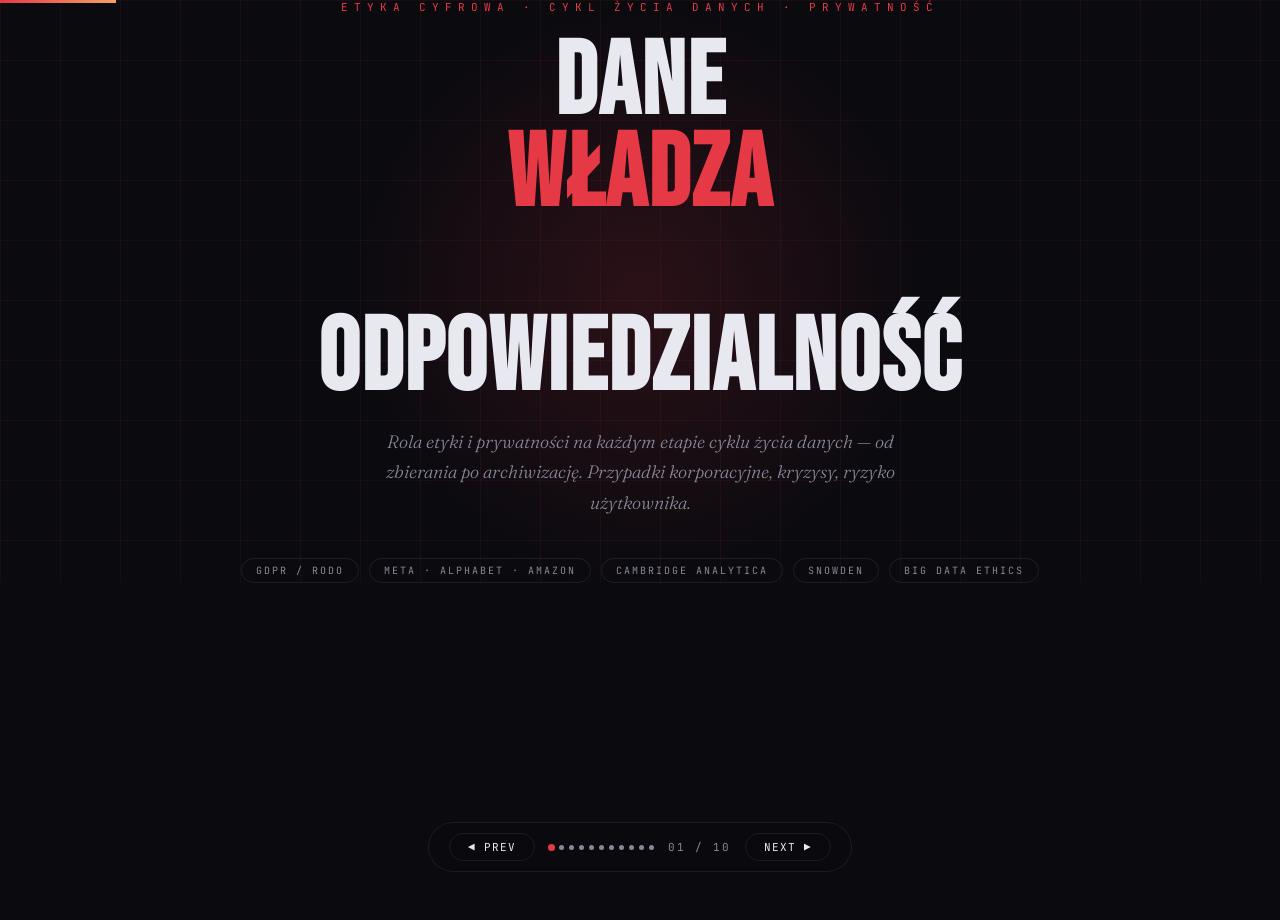
<file: data_proc_and_vis/data_privacy.html>
<!DOCTYPE html>
<html lang="pl">
<head>
<meta charset="UTF-8">
<meta name="viewport" content="width=device-width, initial-scale=1.0">
<title>Etyka i Prywatność Danych — Cykl Życia</title>
<link rel="preconnect" href="https://fonts.googleapis.com">
<link href="https://fonts.googleapis.com/css2?family=Bebas+Neue&family=DM+Serif+Display:ital@0;1&family=JetBrains+Mono:wght@300;400;700&family=Fraunces:ital,wght@0,300;0,700;1,300&display=swap" rel="stylesheet">
<style>
  :root {
    --bg: #0a0a0f;
    --surface: #111118;
    --surface2: #1a1a24;
    --accent: #e63946;
    --accent2: #457b9d;
    --accent3: #f4a261;
    --gold: #e9c46a;
    --text: #e8e8f0;
    --text-dim: #888899;
    --border: rgba(255,255,255,0.08);
    --green: #2a9d8f;
    --purple: #7b2d8b;
  }

  * { margin: 0; padding: 0; box-sizing: border-box; }

  body {
    font-family: 'JetBrains Mono', monospace;
    background: var(--bg);
    color: var(--text);
    overflow: hidden;
    height: 100vh;
    width: 100vw;
    cursor: default;
    user-select: none;
  }

  /* ─── SLIDE SYSTEM ─── */
  .slides-container {
    width: 100%; height: 100%;
    position: relative;
  }

  .slide {
    position: absolute;
    inset: 0;
    display: flex;
    flex-direction: column;
    opacity: 0;
    pointer-events: none;
    transition: opacity 0.6s ease, transform 0.6s ease;
    transform: translateY(20px);
    overflow: hidden;
  }

  .slide.active {
    opacity: 1;
    pointer-events: all;
    transform: translateY(0);
  }

  /* ─── NAVIGATION ─── */
  #nav {
    position: fixed;
    bottom: 28px;
    left: 50%;
    transform: translateX(-50%);
    z-index: 1000;
    display: flex;
    align-items: center;
    gap: 14px;
    background: rgba(10,10,15,0.92);
    border: 1px solid var(--border);
    border-radius: 40px;
    padding: 10px 20px;
    backdrop-filter: blur(12px);
  }

  #nav button {
    background: none;
    border: 1px solid var(--border);
    color: var(--text);
    padding: 6px 18px;
    border-radius: 20px;
    font-family: 'JetBrains Mono', monospace;
    font-size: 11px;
    letter-spacing: 1px;
    cursor: pointer;
    transition: all 0.2s;
    text-transform: uppercase;
  }

  #nav button:hover { background: var(--accent); border-color: var(--accent); }

  #slide-counter {
    font-size: 11px;
    color: var(--text-dim);
    min-width: 52px;
    text-align: center;
    letter-spacing: 2px;
  }

  .dot-nav {
    display: flex;
    gap: 5px;
    align-items: center;
  }

  .dot {
    width: 5px; height: 5px;
    border-radius: 50%;
    background: var(--text-dim);
    transition: all 0.3s;
    cursor: pointer;
  }
  .dot.active { background: var(--accent); transform: scale(1.4); }

  /* ─── PROGRESS BAR ─── */
  #progress-bar {
    position: fixed;
    top: 0; left: 0;
    height: 3px;
    background: linear-gradient(90deg, var(--accent), var(--accent3));
    transition: width 0.5s ease;
    z-index: 999;
  }

  /* ─── SLIDE LABEL ─── */
  .slide-label {
    position: absolute;
    top: 22px; right: 28px;
    font-size: 10px;
    letter-spacing: 3px;
    text-transform: uppercase;
    color: var(--text-dim);
    z-index: 10;
  }

  .slide-label span {
    color: var(--accent);
  }

  /* ─────────────────────────────────────────
     SLIDE 0 — COVER
  ───────────────────────────────────────── */
  #s0 {
    background: var(--bg);
    justify-content: center;
    align-items: center;
    text-align: center;
    position: relative;
  }

  .cover-grid {
    position: absolute;
    inset: 0;
    background-image:
      linear-gradient(rgba(230,57,70,0.07) 1px, transparent 1px),
      linear-gradient(90deg, rgba(230,57,70,0.07) 1px, transparent 1px);
    background-size: 60px 60px;
    animation: grid-pulse 8s ease-in-out infinite;
  }

  @keyframes grid-pulse {
    0%,100% { opacity: 0.4; }
    50% { opacity: 1; }
  }

  .cover-glow {
    position: absolute;
    width: 600px; height: 600px;
    border-radius: 50%;
    background: radial-gradient(circle, rgba(230,57,70,0.15) 0%, transparent 70%);
    top: 50%; left: 50%;
    transform: translate(-50%,-50%);
    animation: glow-pulse 4s ease-in-out infinite;
  }

  @keyframes glow-pulse {
    0%,100% { transform: translate(-50%,-50%) scale(1); opacity: 0.6; }
    50% { transform: translate(-50%,-50%) scale(1.2); opacity: 1; }
  }

  .cover-content {
    position: relative;
    z-index: 2;
  }

  .cover-eyebrow {
    font-size: 11px;
    letter-spacing: 6px;
    text-transform: uppercase;
    color: var(--accent);
    margin-bottom: 24px;
    animation: fadeUp 0.8s ease both;
  }

  .cover-title {
    font-family: 'Bebas Neue', sans-serif;
    font-size: clamp(56px, 8vw, 110px);
    line-height: 0.9;
    letter-spacing: 2px;
    margin-bottom: 20px;
    animation: fadeUp 0.8s 0.15s ease both;
  }

  .cover-title em {
    color: var(--accent);
    font-style: normal;
    display: block;
  }

  .cover-subtitle {
    font-family: 'Fraunces', serif;
    font-style: italic;
    font-weight: 300;
    font-size: clamp(14px, 2vw, 18px);
    color: var(--text-dim);
    max-width: 560px;
    line-height: 1.7;
    animation: fadeUp 0.8s 0.3s ease both;
    margin: 0 auto 40px;
  }

  .cover-tags {
    display: flex;
    gap: 10px;
    justify-content: center;
    flex-wrap: wrap;
    animation: fadeUp 0.8s 0.45s ease both;
  }

  .tag {
    border: 1px solid var(--border);
    padding: 5px 14px;
    border-radius: 20px;
    font-size: 10px;
    letter-spacing: 2px;
    text-transform: uppercase;
    color: var(--text-dim);
  }

  @keyframes fadeUp {
    from { opacity: 0; transform: translateY(24px); }
    to { opacity: 1; transform: translateY(0); }
  }

  /* ─────────────────────────────────────────
     SHARED LAYOUT COMPONENTS
  ───────────────────────────────────────── */

  .slide-header {
    padding: 36px 60px 0;
    display: flex;
    align-items: flex-end;
    gap: 20px;
    flex-shrink: 0;
  }

  .slide-num {
    font-family: 'Bebas Neue', sans-serif;
    font-size: 80px;
    line-height: 1;
    color: rgba(255,255,255,0.06);
    flex-shrink: 0;
  }

  .slide-heading {
    flex: 1;
  }

  .slide-heading .eyebrow {
    font-size: 10px;
    letter-spacing: 4px;
    text-transform: uppercase;
    color: var(--accent);
    margin-bottom: 6px;
  }

  .slide-heading h2 {
    font-family: 'Bebas Neue', sans-serif;
    font-size: clamp(28px, 4vw, 48px);
    letter-spacing: 1px;
    line-height: 1;
    color: var(--text);
  }

  .slide-body {
    flex: 1;
    padding: 28px 60px 80px;
    overflow-y: auto;
    scrollbar-width: thin;
    scrollbar-color: var(--accent) transparent;
  }

  .divider {
    height: 1px;
    background: linear-gradient(90deg, var(--accent), transparent);
    margin: 20px 0;
    opacity: 0.4;
  }

  /* ─── GRID LAYOUTS ─── */
  .grid-2 { display: grid; grid-template-columns: 1fr 1fr; gap: 20px; }
  .grid-3 { display: grid; grid-template-columns: 1fr 1fr 1fr; gap: 20px; }
  .grid-4 { display: grid; grid-template-columns: repeat(4,1fr); gap: 16px; }

  /* ─── CARDS ─── */
  .card {
    background: var(--surface);
    border: 1px solid var(--border);
    border-radius: 8px;
    padding: 22px;
    position: relative;
    overflow: hidden;
    transition: border-color 0.3s;
  }

  .card:hover { border-color: rgba(255,255,255,0.2); }

  .card::before {
    content: '';
    position: absolute;
    top: 0; left: 0; right: 0;
    height: 2px;
  }

  .card.red::before { background: var(--accent); }
  .card.blue::before { background: var(--accent2); }
  .card.orange::before { background: var(--accent3); }
  .card.gold::before { background: var(--gold); }
  .card.green::before { background: var(--green); }
  .card.purple::before { background: var(--purple); }

  .card-icon {
    font-size: 28px;
    margin-bottom: 12px;
  }

  .card h3 {
    font-family: 'Bebas Neue', sans-serif;
    font-size: 18px;
    letter-spacing: 1px;
    margin-bottom: 10px;
    color: var(--text);
  }

  .card p, .card li {
    font-size: 12px;
    line-height: 1.7;
    color: var(--text-dim);
  }

  .card ul { list-style: none; }
  .card ul li::before { content: '→ '; color: var(--accent); }

  /* ─── CRISIS BOX ─── */
  .crisis-box {
    background: rgba(230,57,70,0.07);
    border: 1px solid rgba(230,57,70,0.3);
    border-left: 3px solid var(--accent);
    border-radius: 6px;
    padding: 18px 22px;
    margin-bottom: 16px;
  }

  .crisis-box .crisis-year {
    font-size: 10px;
    letter-spacing: 3px;
    text-transform: uppercase;
    color: var(--accent);
    margin-bottom: 6px;
  }

  .crisis-box h4 {
    font-family: 'DM Serif Display', serif;
    font-size: 17px;
    margin-bottom: 8px;
    color: var(--text);
  }

  .crisis-box p {
    font-size: 12px;
    line-height: 1.7;
    color: var(--text-dim);
  }

  .crisis-box .crisis-scale {
    display: inline-block;
    margin-top: 10px;
    background: var(--accent);
    color: white;
    font-size: 10px;
    padding: 3px 10px;
    border-radius: 3px;
    letter-spacing: 1px;
  }

  /* ─── FACT BOX ─── */
  .fact-box {
    background: var(--surface2);
    border: 1px solid var(--border);
    border-radius: 6px;
    padding: 16px 20px;
    margin-bottom: 12px;
  }

  .fact-box .fact-lead {
    font-family: 'Bebas Neue', sans-serif;
    font-size: 38px;
    color: var(--gold);
    line-height: 1;
    margin-bottom: 4px;
  }

  .fact-box p {
    font-size: 11px;
    color: var(--text-dim);
    line-height: 1.6;
  }

  /* ─── CORP CARD ─── */
  .corp-card {
    background: var(--surface);
    border: 1px solid var(--border);
    border-radius: 8px;
    padding: 22px;
    position: relative;
    overflow: hidden;
  }

  .corp-logo {
    font-family: 'Bebas Neue', sans-serif;
    font-size: 32px;
    margin-bottom: 12px;
    letter-spacing: 2px;
  }

  .corp-logo.meta { color: #0668E1; }
  .corp-logo.alpha { color: #4285F4; }
  .corp-logo.amzn { color: #FF9900; }
  .corp-logo.appl { color: #A2AAAD; }

  .data-pill {
    display: inline-block;
    background: rgba(255,255,255,0.07);
    border: 1px solid var(--border);
    border-radius: 4px;
    font-size: 10px;
    padding: 3px 9px;
    margin: 3px 2px;
    color: var(--text-dim);
    letter-spacing: 0.5px;
  }

  /* ─── LIFECYCLE FLOW ─── */
  .lifecycle-flow {
    display: flex;
    align-items: center;
    gap: 0;
    overflow-x: auto;
    padding: 20px 0;
  }

  .lifecycle-step {
    flex-shrink: 0;
    text-align: center;
    padding: 0 8px;
  }

  .lifecycle-step .step-icon {
    width: 52px; height: 52px;
    border-radius: 50%;
    border: 2px solid var(--border);
    display: flex;
    align-items: center;
    justify-content: center;
    font-size: 20px;
    margin: 0 auto 8px;
    position: relative;
    transition: all 0.3s;
  }

  .lifecycle-step .step-icon:hover {
    border-color: var(--accent);
    background: rgba(230,57,70,0.1);
  }

  .lifecycle-step .step-name {
    font-size: 9px;
    letter-spacing: 1.5px;
    text-transform: uppercase;
    color: var(--text-dim);
  }

  .lifecycle-arrow {
    color: var(--accent);
    font-size: 14px;
    flex-shrink: 0;
    opacity: 0.5;
    padding: 0 2px;
  }

  /* ─── RISK METER ─── */
  .risk-row {
    display: flex;
    align-items: center;
    gap: 12px;
    margin-bottom: 12px;
  }

  .risk-label {
    font-size: 11px;
    min-width: 160px;
    color: var(--text-dim);
    letter-spacing: 0.5px;
  }

  .risk-bar-wrap {
    flex: 1;
    height: 6px;
    background: rgba(255,255,255,0.06);
    border-radius: 3px;
    overflow: hidden;
  }

  .risk-bar {
    height: 100%;
    border-radius: 3px;
    transition: width 1s ease;
  }

  .risk-val {
    font-size: 12px;
    min-width: 35px;
    text-align: right;
    font-weight: 700;
  }

  /* ─── QUOTE ─── */
  .quote-block {
    border-left: 3px solid var(--gold);
    padding: 16px 22px;
    margin: 16px 0;
    background: rgba(233,196,106,0.04);
    border-radius: 0 6px 6px 0;
  }

  .quote-block blockquote {
    font-family: 'DM Serif Display', serif;
    font-size: 16px;
    font-style: italic;
    line-height: 1.6;
    color: var(--text);
    margin-bottom: 8px;
  }

  .quote-block cite {
    font-size: 11px;
    color: var(--gold);
    letter-spacing: 2px;
    text-transform: uppercase;
  }

  /* ─── TIMELINE ─── */
  .timeline {
    position: relative;
    padding-left: 28px;
  }

  .timeline::before {
    content: '';
    position: absolute;
    left: 8px; top: 0; bottom: 0;
    width: 1px;
    background: linear-gradient(180deg, var(--accent), transparent);
    opacity: 0.3;
  }

  .tl-item {
    position: relative;
    margin-bottom: 18px;
  }

  .tl-item::before {
    content: '';
    position: absolute;
    left: -24px; top: 4px;
    width: 8px; height: 8px;
    border-radius: 50%;
    background: var(--accent);
    box-shadow: 0 0 8px var(--accent);
  }

  .tl-year {
    font-size: 10px;
    letter-spacing: 2px;
    color: var(--accent);
    text-transform: uppercase;
    margin-bottom: 3px;
  }

  .tl-text {
    font-size: 12px;
    color: var(--text-dim);
    line-height: 1.6;
  }

  .tl-text strong { color: var(--text); }

  /* ─── BIG STAT ─── */
  .big-stat {
    text-align: center;
    padding: 20px;
  }

  .big-stat .number {
    font-family: 'Bebas Neue', sans-serif;
    font-size: 72px;
    line-height: 1;
    background: linear-gradient(135deg, var(--accent), var(--accent3));
    -webkit-background-clip: text;
    -webkit-text-fill-color: transparent;
    background-clip: text;
  }

  .big-stat .unit {
    font-size: 11px;
    letter-spacing: 3px;
    text-transform: uppercase;
    color: var(--text-dim);
    margin-top: 4px;
  }

  /* ─── WARNING BOX ─── */
  .warn-box {
    background: rgba(244,162,97,0.08);
    border: 1px solid rgba(244,162,97,0.3);
    border-left: 3px solid var(--accent3);
    padding: 14px 18px;
    border-radius: 0 6px 6px 0;
    margin-bottom: 12px;
  }

  .warn-box h4 {
    font-family: 'Bebas Neue', sans-serif;
    font-size: 15px;
    letter-spacing: 1px;
    color: var(--accent3);
    margin-bottom: 5px;
  }

  .warn-box p {
    font-size: 11px;
    color: var(--text-dim);
    line-height: 1.6;
  }

  /* ─── GDPR GRID ─── */
  .gdpr-principle {
    display: flex;
    gap: 14px;
    align-items: flex-start;
    padding: 12px 0;
    border-bottom: 1px solid var(--border);
  }

  .gdpr-num {
    font-family: 'Bebas Neue', sans-serif;
    font-size: 36px;
    color: var(--accent);
    line-height: 1;
    flex-shrink: 0;
    width: 40px;
  }

  .gdpr-text h4 {
    font-family: 'DM Serif Display', serif;
    font-size: 14px;
    margin-bottom: 3px;
  }

  .gdpr-text p {
    font-size: 11px;
    color: var(--text-dim);
    line-height: 1.5;
  }

  /* ─────────────────────────────────────────
     SLIDE-SPECIFIC BACKGROUNDS
  ───────────────────────────────────────── */
  .slide-bg-1 {
    background: radial-gradient(ellipse at top right, rgba(69,123,157,0.08) 0%, transparent 60%), var(--bg);
  }

  .slide-bg-2 {
    background: radial-gradient(ellipse at bottom left, rgba(123,45,139,0.08) 0%, transparent 60%), var(--bg);
  }

  .slide-bg-3 {
    background: radial-gradient(ellipse at top left, rgba(230,57,70,0.06) 0%, transparent 55%), var(--bg);
  }

  .slide-bg-4 {
    background: radial-gradient(ellipse at bottom right, rgba(42,157,143,0.07) 0%, transparent 55%), var(--bg);
  }

  .slide-bg-5 {
    background: radial-gradient(ellipse at center, rgba(233,196,106,0.06) 0%, transparent 60%), var(--bg);
  }

  /* table-like layout for archiving */
  .archive-table {
    width: 100%;
    border-collapse: collapse;
    font-size: 12px;
  }

  .archive-table th {
    text-align: left;
    padding: 10px 14px;
    font-size: 10px;
    letter-spacing: 2px;
    text-transform: uppercase;
    color: var(--accent);
    border-bottom: 1px solid rgba(230,57,70,0.3);
    font-weight: normal;
  }

  .archive-table td {
    padding: 10px 14px;
    color: var(--text-dim);
    border-bottom: 1px solid var(--border);
    line-height: 1.5;
  }

  .archive-table tr:hover td { background: rgba(255,255,255,0.02); }

  .archive-table td:first-child {
    color: var(--text);
    font-weight: 700;
  }

  .badge {
    display: inline-block;
    padding: 2px 8px;
    border-radius: 3px;
    font-size: 10px;
    letter-spacing: 1px;
  }

  /* ─── BIBLIOGRAPHY ─── */
  .bib-entry {
    display: flex;
    gap: 10px;
    margin-bottom: 10px;
    align-items: flex-start;
  }

  .bib-num {
    font-family: 'Bebas Neue', sans-serif;
    font-size: 14px;
    color: var(--accent);
    flex-shrink: 0;
    width: 24px;
    padding-top: 1px;
  }

  .bib-title {
    font-size: 11px;
    color: var(--text);
    line-height: 1.5;
    display: block;
    margin-bottom: 2px;
  }

  .bib-meta {
    font-size: 10px;
    color: var(--text-dim);
    line-height: 1.55;
    display: block;
    margin-bottom: 2px;
  }

  .bib-url {
    font-size: 10px;
    color: var(--accent2);
    text-decoration: none;
    letter-spacing: 0.3px;
    transition: color 0.2s;
  }

  .bib-url:hover { color: var(--gold); text-decoration: underline; }

  .badge-red { background: rgba(230,57,70,0.2); color: var(--accent); }
  .badge-green { background: rgba(42,157,143,0.2); color: var(--green); }
  .badge-orange { background: rgba(244,162,97,0.2); color: var(--accent3); }
</style>
</head>
<body>

<div id="progress-bar"></div>

<!-- ═══════════════════════════════════════
     SLIDE 0 — COVER
═══════════════════════════════════════ -->
<div class="slides-container">

<div class="slide active" id="s0">
  <div class="cover-grid"></div>
  <div class="cover-glow"></div>
  <div class="cover-content">
    <div class="cover-eyebrow">Etyka Cyfrowa · Cykl Życia Danych · Prywatność</div>
    <h1 class="cover-title">
      DANE<br>
      <em>WŁADZA</em><br>
      ODPOWIEDZIALNOŚĆ
    </h1>
    <p class="cover-subtitle">
      Rola etyki i prywatności na każdym etapie cyklu życia danych — od zbierania po archiwizację.
      Przypadki korporacyjne, kryzysy, ryzyko użytkownika.
    </p>
    <div class="cover-tags">
      <span class="tag">GDPR / RODO</span>
      <span class="tag">Meta · Alphabet · Amazon</span>
      <span class="tag">Cambridge Analytica</span>
      <span class="tag">Snowden</span>
      <span class="tag">Big Data Ethics</span>
    </div>
  </div>
</div>

<!-- ═══════════════════════════════════════
     SLIDE 1 — CYKL ŻYCIA DANYCH
═══════════════════════════════════════ -->
<div class="slide slide-bg-1" id="s1">
  <div class="slide-label">SLIDE <span>01</span> / 10</div>
  <div class="slide-header">
    <div class="slide-num">01</div>
    <div class="slide-heading">
      <div class="eyebrow">Przegląd</div>
      <h2>Cykl Życia Danych</h2>
    </div>
  </div>
  <div class="slide-body">
    <p style="font-size:13px;color:var(--text-dim);max-width:720px;line-height:1.8;margin-bottom:24px;">
      Każdy bajt informacji przechodzi przez powtarzalny cykl — od momentu powstania do trwałego usunięcia lub archiwizacji. Na każdym etapie pojawiają się konkretne zagrożenia dla prywatności oraz zobowiązania etyczne wobec użytkowników.
    </p>

    <div class="lifecycle-flow" style="justify-content:center; margin-bottom:28px;">
      <div class="lifecycle-step">
        <div class="step-icon" style="border-color:var(--accent);color:var(--accent);">📡</div>
        <div class="step-name">Zbieranie</div>
      </div>
      <div class="lifecycle-arrow">──▶</div>
      <div class="lifecycle-step">
        <div class="step-icon" style="border-color:var(--accent2);color:var(--accent2);">⚙️</div>
        <div class="step-name">Przetwarzanie</div>
      </div>
      <div class="lifecycle-arrow">──▶</div>
      <div class="lifecycle-step">
        <div class="step-icon" style="border-color:var(--gold);color:var(--gold);">💾</div>
        <div class="step-name">Przechowywanie</div>
      </div>
      <div class="lifecycle-arrow">──▶</div>
      <div class="lifecycle-step">
        <div class="step-icon" style="border-color:var(--accent3);color:var(--accent3);">🔗</div>
        <div class="step-name">Udostępnianie</div>
      </div>
      <div class="lifecycle-arrow">──▶</div>
      <div class="lifecycle-step">
        <div class="step-icon" style="border-color:var(--green);color:var(--green);">🗂️</div>
        <div class="step-name">Archiwizacja</div>
      </div>
      <div class="lifecycle-arrow">──▶</div>
      <div class="lifecycle-step">
        <div class="step-icon" style="border-color:var(--purple);color:var(--purple);">🗑️</div>
        <div class="step-name">Usunięcie</div>
      </div>
    </div>

    <div class="grid-3">
      <div class="card red">
        <div class="card-icon">⚠️</div>
        <h3>Zasada Minimalizacji</h3>
        <p>Zbieraj tylko tyle danych, ile absolutnie niezbędne do realizacji celu. Każdy dodatkowy punkt danych to dodatkowe ryzyko wycieku.</p>
      </div>
      <div class="card blue">
        <div class="card-icon">🎯</div>
        <h3>Ograniczenie Celu</h3>
        <p>Dane zebrane w konkretnym celu nie powinny być używane do innych celów bez wyraźnej zgody użytkownika (zasada RODO).</p>
      </div>
      <div class="card orange">
        <div class="card-icon">⏰</div>
        <h3>Ograniczenie Przechowywania</h3>
        <p>Dane nie powinny być trzymane dłużej, niż jest to konieczne. „Dane wieczne" to mit i zagrożenie jednocześnie.</p>
      </div>
    </div>

    <div class="quote-block" style="margin-top:20px;">
      <blockquote>„Jeśli coś jest za darmo, to Ty jesteś produktem."</blockquote>
      <cite>— Przypisywane Andrewowi Lewisowi, 2010 (MetaFilter)</cite>
    </div>
  </div>
</div>

<!-- ═══════════════════════════════════════
     SLIDE 2 — ZBIERANIE DANYCH
═══════════════════════════════════════ -->
<div class="slide slide-bg-2" id="s2">
  <div class="slide-label">SLIDE <span>02</span> / 10</div>
  <div class="slide-header">
    <div class="slide-num">02</div>
    <div class="slide-heading">
      <div class="eyebrow">Etap I</div>
      <h2>Zbieranie Danych — jak korporacje zbierają informacje</h2>
    </div>
  </div>
  <div class="slide-body">
    <div class="grid-2" style="margin-bottom:20px;">
      <div>
        <div class="corp-card" style="margin-bottom:16px;">
          <div class="corp-logo meta">META</div>
          <p style="font-size:11px;color:var(--text-dim);line-height:1.6;margin-bottom:12px;">
            Facebook/Instagram/WhatsApp zbiera dane nawet od osób, które nie posiadają konta — tzw. <strong style="color:var(--text);">„shadow profiles"</strong>. Piksele śledzące na zewnętrznych stronach raportują Twoją aktywność do Meta.
          </p>
          <div>
            <span class="data-pill">Lokalizacja GPS</span>
            <span class="data-pill">Historia przeglądania</span>
            <span class="data-pill">Twarz (FaceID)</span>
            <span class="data-pill">Kontakty</span>
            <span class="data-pill">Mikrofon*</span>
            <span class="data-pill">Wzorce zachowań</span>
            <span class="data-pill">Shadow profiles</span>
          </div>
        </div>
        <div class="corp-card">
          <div class="corp-logo alpha">ALPHABET</div>
          <p style="font-size:11px;color:var(--text-dim);line-height:1.6;margin-bottom:12px;">
            Google przez aplikacje, Android, Chrome i Gmail buduje profil obejmujący zdrowie, politykę, orientację seksualną i przekonania religijne — nawet bez bezpośredniego zapytania.
          </p>
          <div>
            <span class="data-pill">Historia wyszukiwań</span>
            <span class="data-pill">Gmail (skany AI)</span>
            <span class="data-pill">YouTube watch time</span>
            <span class="data-pill">Lokalizacja 24/7</span>
            <span class="data-pill">Zakupy (Google Pay)</span>
            <span class="data-pill">Zdrowie (Fitbit)</span>
          </div>
        </div>
      </div>

      <div>
        <div class="crisis-box">
          <div class="crisis-year">🔴 KRYZYS · 2018</div>
          <h4>Cambridge Analytica — 87 mln profili</h4>
          <p>Firma pozyskała dane osobowe 87 milionów użytkowników Facebooka bez ich zgody poprzez quiz psychologiczny. Dane użyto do mikrotargetowania politycznego w kampanii Trumpa i Brexit. Mark Zuckerberg zeznawał przed Kongresem USA. Facebook zapłacił karę 5 mld USD — największą w historii FTC.</p>
          <span class="crisis-scale">SKALA: GLOBALNY · 87M OFIAR</span>
        </div>

        <div class="warn-box">
          <h4>⚠ Dark Patterns w Zbieraniu Zgód</h4>
          <p>Korporacje projektują interfejsy tak, by utrudnić odmowę zgody: domyślnie zaznaczone pola, przycisk „Zgadzam się" jest zielony i duży, a „Odmów" — szary i ukryty po 3 kliknięciach.</p>
        </div>

        <div class="fact-box">
          <div class="fact-lead">2.7 ZB</div>
          <p>tyle danych wygenerowała ludzkość do 2022 roku. Google przetwarza codziennie ok. <strong>8,5 miliarda</strong> zapytań — każde z nich jest zapisane i powiązane z Twoim profilem.</p>
        </div>
      </div>
    </div>
  </div>
</div>

<!-- ═══════════════════════════════════════
     SLIDE 3 — PRZETWARZANIE DANYCH
═══════════════════════════════════════ -->
<div class="slide slide-bg-3" id="s3">
  <div class="slide-label">SLIDE <span>03</span> / 10</div>
  <div class="slide-header">
    <div class="slide-num">03</div>
    <div class="slide-heading">
      <div class="eyebrow">Etap II</div>
      <h2>Przetwarzanie — algorytmy, AI i profilowanie</h2>
    </div>
  </div>
  <div class="slide-body">
    <div class="grid-2" style="margin-bottom:20px;">
      <div>
        <div class="card blue" style="margin-bottom:16px;">
          <div class="card-icon">🧠</div>
          <h3>Profilowanie Użytkownika (Meta)</h3>
          <ul>
            <li>Model psychograficzny OCEAN budowany na bazie lajków</li>
            <li>Przewidywanie ciąży, choroby, utraty pracy</li>
            <li>Facebook eksperyment emocjonalny 2014 — 689 tys. użytkowników bez zgody</li>
            <li>Algorytm rankujący treści pod kątem „zaangażowania" = outrage machine</li>
            <li>Reklamy targetowane na podstawie danych zdrowotnych (grupy wsparcia)</li>
          </ul>
        </div>
        <div class="card gold">
          <div class="card-icon">🔍</div>
          <h3>Google — Wiedzieć Zanim Zapytasz</h3>
          <ul>
            <li>AutoComplete przewiduje intencje z 97% dokładnością</li>
            <li>Gmail skanowany przez AI do 2017 (oficjalnie zaprzestane)</li>
            <li>Street View: zbieranie sieci Wi-Fi bez zgody (Project Wi-Spy)</li>
            <li>Google Docs i pliki Drive analizowane przez modele ML</li>
            <li>DeepMind Health — dostęp do 1,6 mln rekordów NHS bez zgody pacjentów</li>
          </ul>
        </div>
      </div>

      <div>
        <div class="crisis-box" style="margin-bottom:14px;">
          <div class="crisis-year">🔴 KRYZYS · 2014</div>
          <h4>Eksperyment Emocjonalny Facebook</h4>
          <p>Facebook zmodyfikował newsfeed 689 000 użytkowników bez ich wiedzy, aby zbadać wpływ treści na emocje. Badanie opublikowano w PNAS. Okazało się, że smutek jest „zaraźliwy" w sieci. Reakcja publiczna była furią — zakwestionowała granicę między badaniem a manipulacją.</p>
          <span class="crisis-scale">EKSPERYMENT BEZ ZGODY · 689K UŻYTKOWNIKÓW</span>
        </div>

        <div class="crisis-box">
          <div class="crisis-year">🔴 KRYZYS · 2010</div>
          <h4>Google Wi-Spy — Street View zbiera hasła</h4>
          <p>Samochody Street View zbierały nieszyfrowane pakiety danych z sieci Wi-Fi — w tym e-maile, hasła i historię przeglądania. Google przyznało się do procederu w 30+ krajach. Kary łącznie 7 mln USD. Niemcy nakazały zniszczenie zebranych danych.</p>
          <span class="crisis-scale">30+ KRAJÓW · DANE OSOBOWE I HASŁA</span>
        </div>

        <div class="fact-box" style="margin-top:14px;">
          <div class="fact-lead">$279</div>
          <p>tyle zarabia Meta rocznie na jednym użytkowniku w USA (ARPU 2023). Twoje dane są wycenione konkretnie.</p>
        </div>
      </div>
    </div>
  </div>
</div>

<!-- ═══════════════════════════════════════
     SLIDE 4 — PRZECHOWYWANIE DANYCH
═══════════════════════════════════════ -->
<div class="slide slide-bg-4" id="s4">
  <div class="slide-label">SLIDE <span>04</span> / 10</div>
  <div class="slide-header">
    <div class="slide-num">04</div>
    <div class="slide-heading">
      <div class="eyebrow">Etap III</div>
      <h2>Przechowywanie Danych — gdzie i jak długo</h2>
    </div>
  </div>
  <div class="slide-body">
    <div class="grid-2" style="margin-bottom:20px;">
      <div>
        <div class="card green" style="margin-bottom:16px;">
          <div class="card-icon">🏭</div>
          <h3>Centra Danych — Infrastruktura</h3>
          <p style="margin-bottom:10px;">Meta operuje 21 centrami danych na świecie, zużywając tyle energii co 3 miliony domów. Alphabet/Google — 35 centrów. Dane użytkowników mogą być replikowane w wielu lokalizacjach jednocześnie.</p>
          <ul>
            <li>Dane w USA podlegają CLOUD Act — rząd USA może żądać dostępu</li>
            <li>Schrems II (2020) — unieważnił przekazywanie danych EU→USA</li>
            <li>Kopie zapasowe mogą istnieć latami po „usunięciu" konta</li>
          </ul>
        </div>

        <div class="warn-box">
          <h4>⚠ Amazon AWS — Dostawca Dla Wszystkich</h4>
          <p>Amazon Web Services hostuje dane rządów, szpitali, banków i startupów. W 2021 r. awaria AWS S3 (jednego regionu) wyłączyła setki serwisów globalnie na 6 godzin. Centralizacja = ryzyko systemowe.</p>
        </div>
      </div>

      <div>
        <div class="crisis-box" style="margin-bottom:14px;">
          <div class="crisis-year">🔴 KRYZYS · 2021</div>
          <h4>Facebook Data Leak — 533 mln rekordów</h4>
          <p>Dane 533 milionów użytkowników z 106 krajów (w tym 3,2 mln Polaków) zostały publicznie opublikowane na forum hakerskim. Obejmowały numery telefonów, daty urodzenia, adresy e-mail i lokalizacje. Meta twierdziła, że dane są „stare" — ale numery telefonów się nie zmieniają.</p>
          <span class="crisis-scale">533M UŻYTKOWNIKÓW · 106 KRAJÓW</span>
        </div>

        <div class="crisis-box">
          <div class="crisis-year">🔴 KRYZYS · 2019</div>
          <h4>Capital One — 100 mln rekordów (AWS)</h4>
          <p>Były pracownik Amazon wykradł dane 106 mln klientów Capital One przechowywanych na AWS. Exploit pozwolił na pobranie danych z błędnie skonfigurowanego zasobu S3. Hacker skazany na 5 lat. Kara dla Capital One: 80 mln USD.</p>
          <span class="crisis-scale">BŁĘDNA KONFIGURACJA CHMURY · 100M OFIAR</span>
        </div>
      </div>
    </div>

    <div class="grid-4">
      <div class="fact-box">
        <div class="fact-lead" style="font-size:28px;">72 GOD</div>
        <p>RODO wymaga zgłoszenia naruszenia danych do organu w ciągu 72 godzin od wykrycia.</p>
      </div>
      <div class="fact-box">
        <div class="fact-lead">10+</div>
        <p>lat — tyle Meta przechowuje dane nawet po usunięciu konta (w kopiach zapasowych).</p>
      </div>
      <div class="fact-box">
        <div class="fact-lead">4%</div>
        <p>globalnych przychodów lub 20 mln EUR — maksymalna kara RODO za naruszenie bezpieczeństwa danych.</p>
      </div>
      <div class="fact-box">
        <div class="fact-lead">1.3B</div>
        <p>kara dla Meta od irlandzkiego DPC w 2023 r. — rekord w historii RODO (USD).</p>
      </div>
    </div>
  </div>
</div>

<!-- ═══════════════════════════════════════
     SLIDE 5 — UDOSTĘPNIANIE DANYCH
═══════════════════════════════════════ -->
<div class="slide slide-bg-5" id="s5">
  <div class="slide-label">SLIDE <span>05</span> / 10</div>
  <div class="slide-header">
    <div class="slide-num">05</div>
    <div class="slide-heading">
      <div class="eyebrow">Etap IV</div>
      <h2>Udostępnianie Danych — brokerzy, rządy, reklamodawcy</h2>
    </div>
  </div>
  <div class="slide-body">
    <div class="grid-2">
      <div>
        <div class="card purple" style="margin-bottom:16px;">
          <div class="card-icon">🏛️</div>
          <h3>Afera Snowdena — NSA i PRISM</h3>
          <p>W 2013 r. Edward Snowden ujawnił program PRISM — NSA miała bezpośredni dostęp do serwerów Google, Facebook, Microsoft, Apple, Yahoo i innych. Rząd USA zbierał dane miliardów ludzi na świecie. Snowden otrzymał azyl w Rosji. Debata: bohater czy zdrajca?</p>
        </div>

        <div class="card orange" style="margin-bottom:16px;">
          <div class="card-icon">🔄</div>
          <h3>Brokerzy Danych — Niewidzialni Handlarze</h3>
          <ul>
            <li>Acxiom posiada ~3000 danych punktów o każdym dorosłym Amerykaninie</li>
            <li>LexisNexis sprzedaje dane policji i ubezpieczycielom</li>
            <li>Clearview AI — 30 mld zdjęć twarzy zebranych bez zgody</li>
            <li>Rynek brokerów danych wart 200+ mld USD rocznie</li>
          </ul>
        </div>

        <div class="warn-box">
          <h4>⚠ TikTok i Chiny — Gdzie Idą Twoje Dane?</h4>
          <p>TikTok (ByteDance) w 2022 r. przyznał, że pracownicy w Chinach mieli dostęp do danych użytkowników z USA i Europy. Kongres USA rozważa ban. Indie już go nałożyły. Dane biometryczne z facefiltrów — nieznany los.</p>
        </div>
      </div>

      <div>
        <div class="crisis-box" style="margin-bottom:14px;">
          <div class="crisis-year">🔴 KRYZYS · 2013</div>
          <h4>PRISM — Inwigilacja na Skalę Globalną</h4>
          <p>Program PRISM Agencji Bezpieczeństwa Narodowego USA umożliwiał masową inwigilację komunikacji elektronicznej na całym świecie. Dzięki Snowdenowi dowiedzieliśmy się, że żaden e-mail, rozmowa telefoniczna ani wiadomość nie jest prywatna. Reforma FISA Act trwała 6 lat.</p>
          <span class="crisis-scale">MILIARD UŻYTKOWNIKÓW · NSA + GCHQ</span>
        </div>

        <div class="crisis-box" style="margin-bottom:14px;">
          <div class="crisis-year">🔴 KRYZYS · 2022</div>
          <h4>Clearview AI — Baza Twarzy bez Zgody</h4>
          <p>Australijska, kanadyjska i europejska komisja ds. prywatności nałożyła kary na Clearview AI za budowę bazy 30 miliardów zdjęć twarzy ze stron społecznościowych bez zgody. Technika używana przez 3100 agencji policji. Polska UODO wszczęła postępowanie.</p>
          <span class="crisis-scale">30 MLD TWARZY · BEZPRAWNA BIOMETRIA</span>
        </div>

        <div class="fact-box">
          <div class="fact-lead">$0.001</div>
          <p>tyle zarabia broker danych na jednym rekordzie osobowym. Twoje życie jest sprzedawane za ułamek grosza.</p>
        </div>
      </div>
    </div>
  </div>
</div>

<!-- ═══════════════════════════════════════
     SLIDE 6 — ARCHIWIZACJA I USUWANIE
═══════════════════════════════════════ -->
<div class="slide slide-bg-1" id="s6">
  <div class="slide-label">SLIDE <span>06</span> / 10</div>
  <div class="slide-header">
    <div class="slide-num">06</div>
    <div class="slide-heading">
      <div class="eyebrow">Etap V–VI</div>
      <h2>Archiwizacja i Usuwanie — czy dane naprawdę znikają?</h2>
    </div>
  </div>
  <div class="slide-body">
    <div class="grid-2" style="margin-bottom:20px;">
      <div>
        <div class="card red" style="margin-bottom:16px;">
          <div class="card-icon">🗂️</div>
          <h3>„Prawo do Bycia Zapomnianym"</h3>
          <p style="margin-bottom:10px;">Artykuł 17 RODO przyznaje Europejczykom prawo do żądania usunięcia danych. Google musi usuwać linki z wyników wyszukiwania na wniosek. Od 2014 r. przetworzono ponad 5 mln wniosków. Problem: dane w kopiach zapasowych i bazach danych partnerów.</p>
        </div>

        <div class="warn-box" style="margin-bottom:14px;">
          <h4>⚠ Konto Usunięte ≠ Dane Usunięte</h4>
          <p>Po usunięciu konta Facebook dane mogą pozostawać w systemach przez 90 dni (oficjalnie), ale kopie zapasowe i dane u partnerów reklamowych mogą istnieć latami. Instagram po usunięciu konta przechowuje fotografie na CDN przez niezdefiniowany czas.</p>
        </div>

        <div class="fact-box">
          <div class="fact-lead">5M+</div>
          <p>wniosków „prawo do bycia zapomnianym" złożonych do Google od 2014 roku. Tylko 47% zostało uwzględnionych.</p>
        </div>
      </div>

      <div>
        <table class="archive-table">
          <thead>
            <tr>
              <th>Firma</th>
              <th>Co przechowuje po usunięciu</th>
              <th>Jak długo</th>
              <th>Status</th>
            </tr>
          </thead>
          <tbody>
            <tr>
              <td>Meta</td>
              <td>Dane konta, logi aktywności, kopie zapasowe</td>
              <td>90 dni oficjalnie, lata w backup</td>
              <td><span class="badge badge-red">Ryzyko</span></td>
            </tr>
            <tr>
              <td>Google</td>
              <td>Historia wyszukiwań, e-maile, lokalizacja</td>
              <td>Do 18 miesięcy (konfigurowalnie)</td>
              <td><span class="badge badge-orange">Częściowo</span></td>
            </tr>
            <tr>
              <td>Amazon</td>
              <td>Historia zakupów, nagrania Alexy, dane głosowe</td>
              <td>Nieokreślony czas</td>
              <td><span class="badge badge-red">Ryzyko</span></td>
            </tr>
            <tr>
              <td>Apple</td>
              <td>iCloud backup, dane zdrowotne (HealthKit)</td>
              <td>30 dni po usunięciu konta</td>
              <td><span class="badge badge-green">Lepiej</span></td>
            </tr>
            <tr>
              <td>TikTok</td>
              <td>Dane biometryczne, wzorce zachowań</td>
              <td>Brak precyzyjnych informacji</td>
              <td><span class="badge badge-red">Niejasne</span></td>
            </tr>
            <tr>
              <td>Twitter/X</td>
              <td>Tweety (nawet prywatne), dane analityczne</td>
              <td>30 dni + backup</td>
              <td><span class="badge badge-orange">Zmienione</span></td>
            </tr>
          </tbody>
        </table>
      </div>
    </div>
  </div>
</div>

<!-- ═══════════════════════════════════════
     SLIDE 7 — RYZYKO UŻYTKOWNIKA
═══════════════════════════════════════ -->
<div class="slide slide-bg-2" id="s7">
  <div class="slide-label">SLIDE <span>07</span> / 10</div>
  <div class="slide-header">
    <div class="slide-num">07</div>
    <div class="slide-heading">
      <div class="eyebrow">Analiza Ryzyka</div>
      <h2>Ryzyko Użytkownika — konkretne zagrożenia</h2>
    </div>
  </div>
  <div class="slide-body">
    <div class="grid-2" style="gap:24px;">
      <div>
        <p style="font-size:11px;color:var(--text-dim);letter-spacing:1px;text-transform:uppercase;margin-bottom:16px;">Poziom ryzyka według kategorii</p>

        <div class="risk-row">
          <span class="risk-label">Kradzież tożsamości</span>
          <div class="risk-bar-wrap"><div class="risk-bar" style="width:92%;background:linear-gradient(90deg,#e63946,#e63946cc);"></div></div>
          <span class="risk-val" style="color:var(--accent);">92%</span>
        </div>
        <div class="risk-row">
          <span class="risk-label">Manipulacja reklamowa</span>
          <div class="risk-bar-wrap"><div class="risk-bar" style="width:98%;background:linear-gradient(90deg,#e63946,#f4a261);"></div></div>
          <span class="risk-val" style="color:var(--accent);">98%</span>
        </div>
        <div class="risk-row">
          <span class="risk-label">Doxxing / ujawnienie</span>
          <div class="risk-bar-wrap"><div class="risk-bar" style="width:65%;background:linear-gradient(90deg,#f4a261,#f4a261cc);"></div></div>
          <span class="risk-val" style="color:var(--accent3);">65%</span>
        </div>
        <div class="risk-row">
          <span class="risk-label">Deepfake / AI abuse</span>
          <div class="risk-bar-wrap"><div class="risk-bar" style="width:78%;background:linear-gradient(90deg,#e63946,#7b2d8b);"></div></div>
          <span class="risk-val" style="color:var(--purple);">78%</span>
        </div>
        <div class="risk-row">
          <span class="risk-label">Inwigilacja rządowa</span>
          <div class="risk-bar-wrap"><div class="risk-bar" style="width:55%;background:linear-gradient(90deg,#457b9d,#457b9dcc);"></div></div>
          <span class="risk-val" style="color:var(--accent2);">55%</span>
        </div>
        <div class="risk-row">
          <span class="risk-label">Dyskryminacja algorytmiczna</span>
          <div class="risk-bar-wrap"><div class="risk-bar" style="width:70%;background:linear-gradient(90deg,#e9c46a,#e9c46acc);"></div></div>
          <span class="risk-val" style="color:var(--gold);">70%</span>
        </div>
        <div class="risk-row">
          <span class="risk-label">Phishing / socjotechnika</span>
          <div class="risk-bar-wrap"><div class="risk-bar" style="width:88%;background:linear-gradient(90deg,#e63946,#e63946cc);"></div></div>
          <span class="risk-val" style="color:var(--accent);">88%</span>
        </div>

        <div style="margin-top:6px;font-size:10px;color:var(--text-dim);">* % użytkowników narażonych lub dotkniętych ryzykiem globalnie</div>
      </div>

      <div>
        <div class="card red" style="margin-bottom:14px;">
          <div class="card-icon">🎯</div>
          <h3>Mikrotargetowanie Polityczne</h3>
          <p>Twój profil psychograficzny może być używany do pokazywania Ci specjalnie dobranych dezinformacji. Brexit: 10 tys. różnych wariantów reklam testowanych na segmentach wyborców. Manipulacja nie wygląda jak manipulacja.</p>
        </div>

        <div class="card purple" style="margin-bottom:14px;">
          <div class="card-icon">👁️</div>
          <h3>Scoring i Dyskryminacja</h3>
          <p>Ubezpieczyciele używają danych z mediów społecznościowych do oceny ryzyka. Chiny — Social Credit System. Banki odmawiają kredytów na podstawie algorytmów trenowanych na danych historycznie dyskryminacyjnych.</p>
        </div>

        <div class="card orange">
          <div class="card-icon">🤖</div>
          <h3>Deepfake i Klonowanie Głosu</h3>
          <p>3 sekundy nagrania wystarczą do sklonowania głosu (ElevenLabs). Twoje zdjęcia z Instagrama mogą posłużyć do stworzenia deepfake. W 2023 r. 96% deepfake to pornografia — głównie kobiet bez ich zgody.</p>
        </div>
      </div>
    </div>
  </div>
</div>

<!-- ═══════════════════════════════════════
     SLIDE 8 — GDPR / RODO I REGULACJE
═══════════════════════════════════════ -->
<div class="slide slide-bg-3" id="s8">
  <div class="slide-label">SLIDE <span>08</span> / 10</div>
  <div class="slide-header">
    <div class="slide-num">08</div>
    <div class="slide-heading">
      <div class="eyebrow">Regulacje</div>
      <h2>RODO, Regulatorzy i Realia Egzekwowania</h2>
    </div>
  </div>
  <div class="slide-body">
    <div class="grid-2">
      <div>
        <p style="font-size:11px;color:var(--text-dim);letter-spacing:1px;text-transform:uppercase;margin-bottom:12px;">7 Zasad RODO</p>
        <div class="gdpr-principle">
          <div class="gdpr-num">1</div>
          <div class="gdpr-text"><h4>Zgodność z prawem, rzetelność, przejrzystość</h4><p>Przetwarzanie wymaga podstawy prawnej — zgoda, umowa, obowiązek prawny lub uzasadniony interes.</p></div>
        </div>
        <div class="gdpr-principle">
          <div class="gdpr-num">2</div>
          <div class="gdpr-text"><h4>Ograniczenie celu</h4><p>Dane mogą być zbierane wyłącznie w określonym, jasnym celu. Zmiany wymagają nowej zgody.</p></div>
        </div>
        <div class="gdpr-principle">
          <div class="gdpr-num">3</div>
          <div class="gdpr-text"><h4>Minimalizacja danych</h4><p>Zbierz tyle ile niezbędne — nie więcej. „Na wszelki wypadek" nie jest podstawą prawną.</p></div>
        </div>
        <div class="gdpr-principle">
          <div class="gdpr-num">4</div>
          <div class="gdpr-text"><h4>Prawidłowość</h4><p>Dane muszą być dokładne i aktualne. Użytkownik ma prawo do korekty.</p></div>
        </div>
        <div class="gdpr-principle">
          <div class="gdpr-num">5</div>
          <div class="gdpr-text"><h4>Ograniczenie przechowywania</h4><p>Nie dłużej niż to konieczne do realizacji celu. Dane „na zawsze" = naruszenie.</p></div>
        </div>
        <div class="gdpr-principle">
          <div class="gdpr-num">6</div>
          <div class="gdpr-text"><h4>Integralność i poufność</h4><p>Dane muszą być chronione przed nieuprawnionym dostępem i przypadkową utratą.</p></div>
        </div>
        <div class="gdpr-principle" style="border:none;">
          <div class="gdpr-num">7</div>
          <div class="gdpr-text"><h4>Rozliczalność</h4><p>Administrator musi być w stanie udowodnić przestrzeganie zasad — dokumentacja, polityki, audyty.</p></div>
        </div>
      </div>

      <div>
        <p style="font-size:11px;color:var(--text-dim);letter-spacing:1px;text-transform:uppercase;margin-bottom:12px;">Największe Kary RODO</p>

        <div class="timeline">
          <div class="tl-item">
            <div class="tl-year">2023 · 1,2 MLD EUR</div>
            <div class="tl-text"><strong>Meta (Irlandia/DPC)</strong> — transfer danych EU→USA niezgodny z RODO. Rekord wszech czasów. Meta zaskarżyła decyzję.</div>
          </div>
          <div class="tl-item">
            <div class="tl-year">2021 · 746 MLN EUR</div>
            <div class="tl-text"><strong>Amazon (Luksemburg)</strong> — targeted advertising bez odpowiedniej zgody. Amazon odwołał się. Sprawa trwa.</div>
          </div>
          <div class="tl-item">
            <div class="tl-year">2019 · 50 MLN EUR</div>
            <div class="tl-text"><strong>Google (Francja/CNIL)</strong> — pierwsza duża kara RODO. Brak przejrzystości w zarządzaniu zgodami.</div>
          </div>
          <div class="tl-item">
            <div class="tl-year">2022 · 405 MLN EUR</div>
            <div class="tl-text"><strong>Instagram/Meta (Irlandia)</strong> — przetwarzanie danych dzieci. Konta nieletnich były domyślnie publiczne.</div>
          </div>
          <div class="tl-item">
            <div class="tl-year">2023 · 345 MLN EUR</div>
            <div class="tl-text"><strong>TikTok (Irlandia/DPC)</strong> — nielegalne przetwarzanie danych dzieci poniżej 13 roku życia.</div>
          </div>
        </div>

        <div class="fact-box" style="margin-top:16px;">
          <div class="fact-lead">€4.5B</div>
          <p>łączna wartość kar RODO nałożonych od 2018 do 2024 roku. Tempo rośnie rok do roku o ~40%.</p>
        </div>
      </div>
    </div>
  </div>
</div>

<!-- ═══════════════════════════════════════
     SLIDE 9 — CIEKAWOSTKI
═══════════════════════════════════════ -->
<div class="slide slide-bg-4" id="s9">
  <div class="slide-label">SLIDE <span>09</span> / 10</div>
  <div class="slide-header">
    <div class="slide-num">09</div>
    <div class="slide-heading">
      <div class="eyebrow">Ciekawostki</div>
      <h2>Fakty, Które Powinny Cię Zaskoczyć</h2>
    </div>
  </div>
  <div class="slide-body">
    <div class="grid-2" style="margin-bottom:20px;">
      <div>
        <div class="crisis-box" style="border-left-color:var(--gold);background:rgba(233,196,106,0.06);border-color:rgba(233,196,106,0.3);">
          <div class="crisis-year" style="color:var(--gold);">🌟 CIEKAWOSTKA</div>
          <h4>„Incognito" ≠ Anonimowość</h4>
          <p>Tryb incognito w Chrome ukrywa historię przeglądania tylko przed innymi użytkownikami komputera. Google, dostawca internetu, sieć Wi-Fi i wszystkie odwiedzane strony nadal widzą Twój adres IP i aktywność. W 2023 r. Google zapłacił 5 mld USD w ugodzie zbiorowej za śledzenie użytkowników incognito.</p>
        </div>

        <div class="crisis-box" style="border-left-color:var(--accent2);background:rgba(69,123,157,0.06);border-color:rgba(69,123,157,0.3);margin-top:14px;">
          <div class="crisis-year" style="color:var(--accent2);">🌟 CIEKAWOSTKA</div>
          <h4>Twój Telefon Wie, Że Śpisz</h4>
          <p>Apple Watch i smartfony z akcelerometrem śledzą fazy snu — dane zdrowotne, które mogą być sprzedane ubezpieczycielom. Polityka Fitbit (Google) pozwala na użycie danych do „ulepszania usług" — co może oznaczać trening modeli AI na Twoich danych zdrowotnych.</p>
        </div>

        <div class="crisis-box" style="border-left-color:var(--green);background:rgba(42,157,143,0.06);border-color:rgba(42,157,143,0.3);margin-top:14px;">
          <div class="crisis-year" style="color:var(--green);">🌟 CIEKAWOSTKA</div>
          <h4>23andMe — DNA na Sprzedaż</h4>
          <p>W 2023 r. firma 23andMe (testy DNA) padła ofiarą wycieku danych — ujawniono dane genetyczne 6,9 mln użytkowników, w tym historię przodków i predyspozycje zdrowotne. DNA jest niezmienne — nie możesz „zmienić hasła" do swojego genomu. W 2024 firma ogłosiła bankructwo.</p>
        </div>
      </div>

      <div>
        <div class="grid-2" style="gap:12px;margin-bottom:14px;">
          <div class="fact-box">
            <div class="fact-lead">53%</div>
            <p>Europejczyków nie czyta polityki prywatności przed zaakceptowaniem. Średnia polisa PP ma 9000 słów.</p>
          </div>
          <div class="fact-box">
            <div class="fact-lead">76h</div>
            <p>tyle zajęłoby przeczytanie wszystkich polityk prywatności serwisów, których używasz przez rok.</p>
          </div>
          <div class="fact-box">
            <div class="fact-lead">3000</div>
            <p>punktów danych o każdym Amerykaninie posiada broker Acxiom — w tym dane o kredytach, zdrowiu, religii.</p>
          </div>
          <div class="fact-box">
            <div class="fact-lead">$0</div>
            <p>tyle zarabia przeciętny użytkownik za swoje dane, które Meta sprzedaje za setki dolarów rocznie.</p>
          </div>
        </div>

        <div class="warn-box">
          <h4>⚠ Metadane Mówią Więcej niż Treść</h4>
          <p>General Michael Hayden (b. szef NSA): „Zabijamy ludzi na podstawie metadanych." Kto, kiedy, skąd dzwoni i jak długo rozmawia — to wystarczy do profilowania politycznego, zdrowotnego i religijnego. NSA zbiera metadane każdej rozmowy w USA.</p>
        </div>

        <div class="quote-block">
          <blockquote>„Argument, że nie masz nic do ukrycia, zakłada, że władza nie nadużyje swoich uprawnień."</blockquote>
          <cite>— Edward Snowden</cite>
        </div>
      </div>
    </div>
  </div>
</div>

<!-- ═══════════════════════════════════════
     SLIDE 10 — BIBLIOGRAFIA I AUTOR
═══════════════════════════════════════ -->
<div class="slide slide-bg-1" id="s10">
  <div class="slide-label">SLIDE <span>10</span> / 10</div>
  <div class="slide-header">
    <div class="slide-num">10</div>
    <div class="slide-heading">
      <div class="eyebrow">Źródła i Autor</div>
      <h2>Bibliografia</h2>
    </div>
  </div>
  <div class="slide-body" style="padding-bottom:100px;">
    <div class="grid-2" style="gap:28px;align-items:start;">

      <!-- LEWA KOLUMNA — ŹRÓDŁA -->
      <div>
        <p style="font-size:10px;letter-spacing:3px;text-transform:uppercase;color:var(--accent);margin-bottom:14px;">Źródła według tematów</p>

        <!-- Wolumen danych -->
        <div style="margin-bottom:18px;">
          <div style="font-size:10px;letter-spacing:2px;text-transform:uppercase;color:var(--gold);margin-bottom:8px;padding-bottom:5px;border-bottom:1px solid rgba(233,196,106,0.2);">📊 Wolumen i wzrost danych</div>
          <div class="bib-entry">
            <span class="bib-num">[1]</span>
            <div>
              <span class="bib-title">IDC Global DataSphere Forecast 2022–2026</span><br>
              <span class="bib-meta">IDC (International Data Corporation), raport „Worldwide Global DataSphere Forecast, 2022–2026", IDC #US49018922, 2022. Prognoza wzrostu do 221 ZB do 2026 r.</span><br>
              <a class="bib-url" href="https://www.idc.com/getdoc.jsp?containerId=US49018922" target="_blank">idc.com → DataSphere Forecast</a>
            </div>
          </div>
          <div class="bib-entry">
            <span class="bib-num">[2]</span>
            <div>
              <span class="bib-title">Statista — Volume of data/information created worldwide 2010–2025</span><br>
              <span class="bib-meta">Statista Research Department, dane historyczne i prognozy wolumenu danych (w zettabajtach), aktualizacja 2023.</span><br>
              <a class="bib-url" href="https://www.statista.com/statistics/871513/worldwide-data-created/" target="_blank">statista.com → worldwide-data-created</a>
            </div>
          </div>
        </div>

        <!-- Prawo do bycia zapomnianym -->
        <div style="margin-bottom:18px;">
          <div style="font-size:10px;letter-spacing:2px;text-transform:uppercase;color:var(--gold);margin-bottom:8px;padding-bottom:5px;border-bottom:1px solid rgba(233,196,106,0.2);">🗑️ Prawo do bycia zapomnianym</div>
          <div class="bib-entry">
            <span class="bib-num">[3]</span>
            <div>
              <span class="bib-title">Google Transparency Report — Requests to delist content under European privacy law</span><br>
              <span class="bib-meta">Google LLC, raport przejrzystości aktualizowany kwartalnie. Zawiera łączną liczbę wniosków (5+ mln), procent uwzględnionych (ok. 47%), top domeny wnioskujące.</span><br>
              <a class="bib-url" href="https://transparencyreport.google.com/eu-privacy/overview" target="_blank">transparencyreport.google.com → eu-privacy</a>
            </div>
          </div>
          <div class="bib-entry">
            <span class="bib-num">[4]</span>
            <div>
              <span class="bib-title">TSUE — Sprawa C-131/12, Google Spain SL v. AEPD (2014)</span><br>
              <span class="bib-meta">Trybunał Sprawiedliwości UE, wyrok z 13 maja 2014 r. — pionierski wyrok ustanawiający „prawo do bycia zapomnianym" w UE dla wyszukiwarek internetowych.</span><br>
              <a class="bib-url" href="https://curia.europa.eu/juris/document/document.jsf?docid=152065" target="_blank">curia.europa.eu → C-131/12</a>
            </div>
          </div>
        </div>

        <!-- Cambridge Analytica -->
        <div style="margin-bottom:18px;">
          <div style="font-size:10px;letter-spacing:2px;text-transform:uppercase;color:var(--gold);margin-bottom:8px;padding-bottom:5px;border-bottom:1px solid rgba(233,196,106,0.2);">🔴 Cambridge Analytica / Meta</div>
          <div class="bib-entry">
            <span class="bib-num">[5]</span>
            <div>
              <span class="bib-title">FTC Press Release — FTC Imposes $5 Billion Penalty on Facebook (2019)</span><br>
              <span class="bib-meta">Federal Trade Commission, komunikat prasowy z 24 lipca 2019 r. Szczegóły ugody, zakres naruszenia (87 mln użytkowników), warunki nakazu zgody.</span><br>
              <a class="bib-url" href="https://www.ftc.gov/news-events/news/press-releases/2019/07/ftc-imposes-5-billion-penalty-sweeping-new-privacy-restrictions-facebook" target="_blank">ftc.gov → facebook-5-billion-penalty</a>
            </div>
          </div>
          <div class="bib-entry">
            <span class="bib-num">[6]</span>
            <div>
              <span class="bib-title">Cadwalladr, C. &amp; Graham-Harrison, E. — „Revealed: 50 million Facebook profiles harvested"</span><br>
              <span class="bib-meta">The Guardian / The Observer, 17 marca 2018 r. Pierwotne śledztwo dziennikarskie ujawniające skalę afery Cambridge Analytica.</span><br>
              <a class="bib-url" href="https://www.theguardian.com/news/2018/mar/17/cambridge-analytica-facebook-influence-us-election" target="_blank">theguardian.com → cambridge-analytica-facebook</a>
            </div>
          </div>
        </div>
      </div>

      <!-- PRAWA KOLUMNA — DALSZE ŹRÓDŁA + AUTOR -->
      <div>
        <!-- GDPR / kary -->
        <div style="margin-bottom:18px;">
          <div style="font-size:10px;letter-spacing:2px;text-transform:uppercase;color:var(--gold);margin-bottom:8px;padding-bottom:5px;border-bottom:1px solid rgba(233,196,106,0.2);">⚖️ RODO i kary regulacyjne</div>
          <div class="bib-entry">
            <span class="bib-num">[7]</span>
            <div>
              <span class="bib-title">GDPR Enforcement Tracker — CMS Law</span><br>
              <span class="bib-meta">CMS Law, baza danych kar RODO aktualizowana na bieżąco. Źródło danych o karach: Meta 1,2 mld EUR (maj 2023), Amazon 746 mln EUR (lipiec 2021), Google 50 mln EUR (2019).</span><br>
              <a class="bib-url" href="https://www.enforcementtracker.com" target="_blank">enforcementtracker.com</a>
            </div>
          </div>
          <div class="bib-entry">
            <span class="bib-num">[8]</span>
            <div>
              <span class="bib-title">Rozporządzenie (UE) 2016/679 — RODO (pełna treść)</span><br>
              <span class="bib-meta">Parlament Europejski i Rada UE, 27 kwietnia 2016 r. Oficjalny tekst rozporządzenia w Dzienniku Urzędowym UE L 119/1.</span><br>
              <a class="bib-url" href="https://eur-lex.europa.eu/legal-content/PL/TXT/?uri=CELEX%3A32016R0679" target="_blank">eur-lex.europa.eu → RODO (PL)</a>
            </div>
          </div>
        </div>

        <!-- Wycieki i bezpieczeństwo -->
        <div style="margin-bottom:18px;">
          <div style="font-size:10px;letter-spacing:2px;text-transform:uppercase;color:var(--gold);margin-bottom:8px;padding-bottom:5px;border-bottom:1px solid rgba(233,196,106,0.2);">🔓 Wycieki danych i bezpieczeństwo</div>
          <div class="bib-entry">
            <span class="bib-num">[9]</span>
            <div>
              <span class="bib-title">Have I Been Pwned — Troy Hunt, baza wycieków danych</span><br>
              <span class="bib-meta">Platforma monitorowania wycieków danych, zawiera m.in. wyciek Facebooka z 2021 r. (533 mln rekordów). Dane historyczne i statystyki naruszeń.</span><br>
              <a class="bib-url" href="https://haveibeenpwned.com" target="_blank">haveibeenpwned.com</a>
            </div>
          </div>
          <div class="bib-entry">
            <span class="bib-num">[10]</span>
            <div>
              <span class="bib-title">Greenwald, G. — „No Place to Hide: Edward Snowden, the NSA, and the U.S. Surveillance State"</span><br>
              <span class="bib-meta">Metropolitan Books, 2014. ISBN 978-1627790734. Kluczowe źródło dotyczące programu PRISM i zakresu inwigilacji NSA.</span>
            </div>
          </div>
          <div class="bib-entry">
            <span class="bib-num">[11]</span>
            <div>
              <span class="bib-title">Kosinski, M., Stillwell, D., Graepel, T. — „Private traits and attributes are predictable from digital records of human behavior"</span><br>
              <span class="bib-meta">PNAS, vol. 110, nr 15, 2013. Badanie stanowiące naukową podstawę modelu psychograficznego OCEAN stosowanego przez Cambridge Analytica.</span><br>
              <a class="bib-url" href="https://www.pnas.org/doi/10.1073/pnas.1218772110" target="_blank">pnas.org → 1218772110</a>
            </div>
          </div>
        </div>

        <!-- AUTOR -->
        <div style="
          background: var(--surface2);
          border: 1px solid var(--border);
          border-top: 2px solid var(--accent);
          border-radius: 8px;
          padding: 20px 22px;
          margin-top: 6px;
        ">
          <div style="font-size:10px;letter-spacing:3px;text-transform:uppercase;color:var(--accent);margin-bottom:14px;">Autor Prezentacji</div>
          <div style="display:flex;align-items:center;gap:16px;">
            <div style="
              width:52px;height:52px;border-radius:50%;
              background:var(--surface);
              border:2px dashed rgba(255,255,255,0.15);
              display:flex;align-items:center;justify-content:center;
              font-size:22px;flex-shrink:0;
            ">👤</div>
            <div>
              <div style="
                font-family:'Bebas Neue',sans-serif;
                font-size:22px;letter-spacing:2px;
                color:var(--text);margin-bottom:2px;
              ">Michał Kłębukowski</div>
              <div style="font-size:11px;color:var(--text-dim);letter-spacing:1px;">22IiE</div>
            </div>
          </div>
          <div style="margin-top:14px;padding-top:12px;border-top:1px solid var(--border);font-size:10px;color:var(--text-dim);letter-spacing:1px;line-height:1.6;">
            Prezentacja przygotowana w ramach zajęć:<br>
            <span style="color:var(--text);">Przetwarzanie i Wizualizacja Danych</span><br>
            <span style="color:var(--text-dim);">22.03.2026r.</span>
          </div>
        </div>

      </div>
    </div>
  </div>
</div>

</div><!-- end slides-container -->

<!-- ─── NAVIGATION ─── -->
<div id="nav">
  <button onclick="changeSlide(-1)">◀ PREV</button>
  <div class="dot-nav" id="dot-nav"></div>
  <span id="slide-counter">01 / 10</span>
  <button onclick="changeSlide(1)">NEXT ▶</button>
</div>

<script>
  const slides = document.querySelectorAll('.slide');
  const total = slides.length;
  let current = 0;

  // Build dots
  const dotNav = document.getElementById('dot-nav');
  slides.forEach((_, i) => {
    const d = document.createElement('div');
    d.className = 'dot' + (i === 0 ? ' active' : '');
    d.onclick = () => goTo(i);
    dotNav.appendChild(d);
  });

  function goTo(n) {
    slides[current].classList.remove('active');
    current = Math.max(0, Math.min(n, total - 1));
    slides[current].classList.add('active');
    document.querySelectorAll('.dot').forEach((d,i) => d.classList.toggle('active', i === current));
    document.getElementById('slide-counter').textContent =
      String(current + 1).padStart(2,'0') + ' / ' + String(total).padStart(2,'0');
    document.getElementById('progress-bar').style.width =
      ((current + 1) / total * 100) + '%';
  }

  function changeSlide(dir) { goTo(current + dir); }

  document.addEventListener('keydown', e => {
    if (e.key === 'ArrowRight' || e.key === 'ArrowDown') changeSlide(1);
    if (e.key === 'ArrowLeft' || e.key === 'ArrowUp') changeSlide(-1);
  });

  // Touch swipe
  let touchX = 0;
  document.addEventListener('touchstart', e => touchX = e.touches[0].clientX);
  document.addEventListener('touchend', e => {
    const dx = touchX - e.changedTouches[0].clientX;
    if (Math.abs(dx) > 50) changeSlide(dx > 0 ? 1 : -1);
  });

  // Init progress bar
  document.getElementById('progress-bar').style.width = (1/total*100) + '%';
</script>
</body>
</html>
</file>
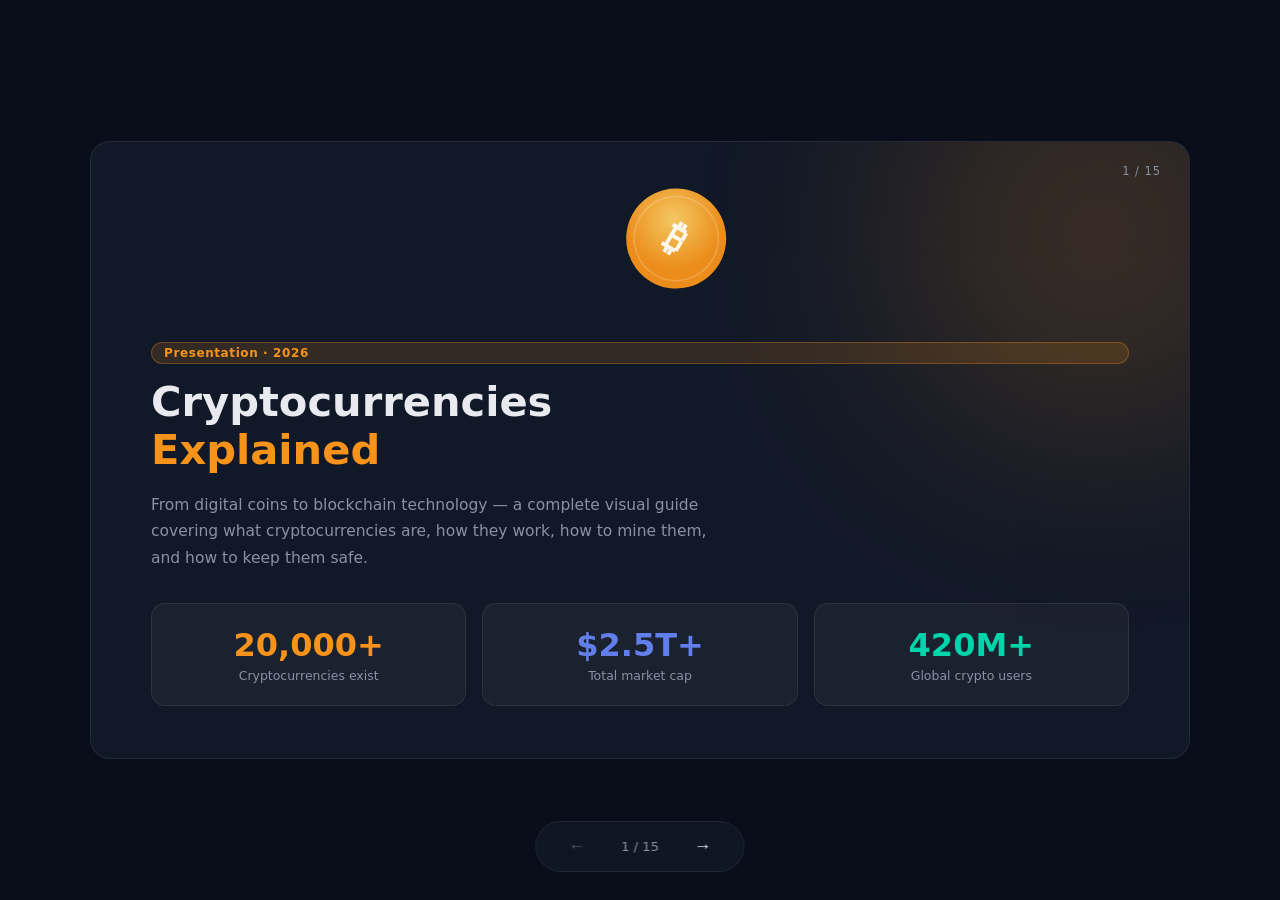
<file: english/cryptocurrencies.html>
<!DOCTYPE html>
<html lang="en">
<head>
  <meta charset="UTF-8" />
  <meta name="viewport" content="width=device-width, initial-scale=1.0" />
  <title>Cryptocurrencies – A Complete Guide</title>
  <style>
    /* ── Reset & Base ── */
    *, *::before, *::after { box-sizing: border-box; margin: 0; padding: 0; }

    :root {
      --bg-dark:    #0a0e1a;
      --bg-card:    #111827;
      --accent1:    #f7931a;   /* Bitcoin orange */
      --accent2:    #627eea;   /* Ethereum purple-blue */
      --accent3:    #00d4aa;   /* Teal / crypto green */
      --text-main:  #e8eaf0;
      --text-muted: #8892a4;
      --border:     rgba(255,255,255,0.08);
      --slide-w:    1100px;
    }

    html, body {
      height: 100%;
      font-family: 'Segoe UI', system-ui, sans-serif;
      background: var(--bg-dark);
      color: var(--text-main);
      overflow: hidden;
    }

    /* ── Presentation Shell ── */
    #presentation {
      width: 100vw;
      height: 100vh;
      display: flex;
      align-items: center;
      justify-content: center;
      position: relative;
    }

    /* ── Slides ── */
    .slide {
      display: none;
      width: var(--slide-w);
      max-width: 96vw;
      min-height: 580px;
      background: var(--bg-card);
      border: 1px solid var(--border);
      border-radius: 20px;
      padding: 52px 60px;
      position: relative;
      overflow: hidden;
      animation: fadeIn .45s ease;
    }
    .slide.active { display: flex; flex-direction: column; }

    @keyframes fadeIn {
      from { opacity: 0; transform: translateY(18px); }
      to   { opacity: 1; transform: translateY(0); }
    }

    /* Decorative glow blob */
    .slide::before {
      content: '';
      position: absolute;
      width: 420px; height: 420px;
      border-radius: 50%;
      filter: blur(110px);
      opacity: .18;
      pointer-events: none;
      top: -120px; right: -120px;
    }

    /* Per-slide accent colours */
    .slide-1::before  { background: var(--accent1); }
    .slide-2::before  { background: var(--accent2); }
    .slide-3::before  { background: var(--accent3); }
    .slide-4::before  { background: var(--accent1); }
    .slide-5::before  { background: var(--accent2); }
    .slide-6::before  { background: var(--accent3); }
    .slide-7::before  { background: var(--accent1); }
    .slide-8::before  { background: var(--accent2); }
    .slide-9::before  { background: var(--accent3); }
    .slide-10::before { background: var(--accent1); }
    .slide-11::before { background: var(--accent2); }
    .slide-12::before { background: var(--accent3); }
    .slide-13::before { background: var(--accent1); }
    .slide-14::before { background: var(--accent2); }
    .slide-15::before { background: var(--accent3); }

    /* ── Typography ── */
    .slide-tag {
      font-size: .72rem;
      letter-spacing: .14em;
      text-transform: uppercase;
      color: var(--text-muted);
      margin-bottom: 10px;
    }
    h1 { font-size: 2.6rem; font-weight: 800; line-height: 1.15; }
    h2 { font-size: 1.75rem; font-weight: 700; margin-bottom: 18px; }
    h3 { font-size: 1.1rem; font-weight: 600; margin-bottom: 6px; }
    p  { font-size: .97rem; line-height: 1.7; color: var(--text-muted); }
    .highlight { color: var(--accent1); }
    .highlight2 { color: var(--accent2); }
    .highlight3 { color: var(--accent3); }

    /* ── Pill / Badge ── */
    .pill {
      display: inline-block;
      padding: 3px 12px;
      border-radius: 999px;
      font-size: .75rem;
      font-weight: 600;
      letter-spacing: .05em;
      margin-bottom: 14px;
    }
    .pill-orange { background: rgba(247,147,26,.15); color: var(--accent1); border: 1px solid rgba(247,147,26,.3); }
    .pill-blue   { background: rgba(98,126,234,.15); color: var(--accent2); border: 1px solid rgba(98,126,234,.3); }
    .pill-teal   { background: rgba(0,212,170,.15);  color: var(--accent3); border: 1px solid rgba(0,212,170,.3); }

    /* ── Grid helpers ── */
    .grid-2 { display: grid; grid-template-columns: 1fr 1fr; gap: 20px; margin-top: 20px; }
    .grid-3 { display: grid; grid-template-columns: 1fr 1fr 1fr; gap: 16px; margin-top: 20px; }

    /* ── Card ── */
    .card {
      background: rgba(255,255,255,.04);
      border: 1px solid var(--border);
      border-radius: 14px;
      padding: 20px 22px;
    }
    .card h3 { margin-bottom: 8px; }
    .card p  { font-size: .88rem; }

    /* ── Icon circle ── */
    .icon-circle {
      width: 52px; height: 52px;
      border-radius: 50%;
      display: flex; align-items: center; justify-content: center;
      font-size: 1.5rem;
      margin-bottom: 12px;
      flex-shrink: 0;
    }
    .ic-orange { background: rgba(247,147,26,.15); }
    .ic-blue   { background: rgba(98,126,234,.15); }
    .ic-teal   { background: rgba(0,212,170,.15); }

    /* ── Stat box ── */
    .stat-box {
      text-align: center;
      background: rgba(255,255,255,.04);
      border: 1px solid var(--border);
      border-radius: 14px;
      padding: 22px 14px;
    }
    .stat-num { font-size: 2rem; font-weight: 800; }
    .stat-lbl { font-size: .78rem; color: var(--text-muted); margin-top: 4px; }

    /* ── Timeline ── */
    .timeline { margin-top: 20px; display: flex; flex-direction: column; gap: 14px; }
    .tl-item  { display: flex; gap: 16px; align-items: flex-start; }
    .tl-dot   {
      width: 36px; height: 36px; border-radius: 50%;
      display: flex; align-items: center; justify-content: center;
      font-size: .85rem; font-weight: 700; flex-shrink: 0;
      margin-top: 2px;
    }
    .tl-dot-o { background: rgba(247,147,26,.2); color: var(--accent1); border: 1px solid rgba(247,147,26,.4); }
    .tl-dot-b { background: rgba(98,126,234,.2); color: var(--accent2); border: 1px solid rgba(98,126,234,.4); }
    .tl-dot-t { background: rgba(0,212,170,.2);  color: var(--accent3); border: 1px solid rgba(0,212,170,.4); }
    .tl-body h3 { font-size: .95rem; margin-bottom: 3px; }
    .tl-body p  { font-size: .84rem; }

    /* ── Block chain visual ── */
    .chain-row {
      display: flex; align-items: center; gap: 0;
      margin-top: 24px; overflow-x: auto; padding-bottom: 6px;
    }
    .block {
      background: rgba(255,255,255,.05);
      border: 1px solid var(--border);
      border-radius: 10px;
      padding: 14px 16px;
      min-width: 148px;
      flex-shrink: 0;
    }
    .block-label { font-size: .65rem; letter-spacing: .1em; text-transform: uppercase; color: var(--text-muted); margin-bottom: 6px; }
    .block-hash  { font-size: .7rem; font-family: monospace; color: var(--accent3); word-break: break-all; }
    .block-data  { font-size: .78rem; margin: 6px 0; }
    .chain-arrow { font-size: 1.4rem; color: var(--text-muted); padding: 0 6px; flex-shrink: 0; }

    /* ── Hash demo ── */
    .hash-demo {
      background: rgba(0,0,0,.35);
      border: 1px solid var(--border);
      border-radius: 12px;
      padding: 18px 22px;
      font-family: monospace;
      font-size: .82rem;
      margin-top: 16px;
    }
    .hash-demo span { color: var(--accent3); }

    /* ── Mining visual ── */
    .mining-grid {
      display: grid;
      grid-template-columns: repeat(4, 1fr);
      gap: 10px;
      margin-top: 20px;
    }
    .miner-card {
      background: rgba(255,255,255,.04);
      border: 1px solid var(--border);
      border-radius: 10px;
      padding: 14px 10px;
      text-align: center;
      font-size: .8rem;
    }
    .miner-card .miner-icon { font-size: 1.6rem; margin-bottom: 6px; }
    .miner-card .miner-lbl { color: var(--text-muted); font-size: .72rem; }

    /* ── Wallet visual ── */
    .wallet-card {
      background: linear-gradient(135deg, #1a2340 0%, #0f1829 100%);
      border: 1px solid rgba(98,126,234,.3);
      border-radius: 16px;
      padding: 24px 28px;
      margin-top: 20px;
      position: relative;
      overflow: hidden;
    }
    .wallet-card::after {
      content: '₿';
      position: absolute;
      right: 20px; top: 10px;
      font-size: 5rem;
      opacity: .06;
    }
    .wallet-addr { font-family: monospace; font-size: .78rem; color: var(--accent3); margin-top: 8px; word-break: break-all; }
    .wallet-bal  { font-size: 1.8rem; font-weight: 800; margin-top: 10px; }

    /* ── Progress bar ── */
    .prog-row { margin-top: 14px; }
    .prog-label { display: flex; justify-content: space-between; font-size: .82rem; margin-bottom: 5px; }
    .prog-bar { height: 8px; background: rgba(255,255,255,.08); border-radius: 999px; overflow: hidden; }
    .prog-fill { height: 100%; border-radius: 999px; }

    /* ── Comparison table ── */
    .cmp-table { width: 100%; border-collapse: collapse; margin-top: 20px; font-size: .88rem; }
    .cmp-table th { text-align: left; padding: 10px 14px; color: var(--text-muted); font-weight: 600; border-bottom: 1px solid var(--border); }
    .cmp-table td { padding: 10px 14px; border-bottom: 1px solid var(--border); }
    .cmp-table tr:last-child td { border-bottom: none; }
    .cmp-table tr:hover td { background: rgba(255,255,255,.03); }
    .check { color: var(--accent3); }
    .cross { color: #e05c5c; }

    /* ── Key-value list ── */
    .kv-list { margin-top: 16px; display: flex; flex-direction: column; gap: 10px; }
    .kv-item { display: flex; align-items: flex-start; gap: 12px; }
    .kv-key  { min-width: 130px; font-size: .8rem; font-weight: 600; color: var(--text-muted); padding-top: 2px; }
    .kv-val  { font-size: .88rem; line-height: 1.55; }

    /* ── Navigation ── */
    #nav {
      position: fixed;
      bottom: 28px;
      left: 50%;
      transform: translateX(-50%);
      display: flex;
      align-items: center;
      gap: 16px;
      background: rgba(17,24,39,.85);
      backdrop-filter: blur(12px);
      border: 1px solid var(--border);
      border-radius: 999px;
      padding: 10px 22px;
      z-index: 100;
    }
    #nav button {
      background: none;
      border: none;
      color: var(--text-main);
      font-size: 1.1rem;
      cursor: pointer;
      padding: 4px 10px;
      border-radius: 8px;
      transition: background .2s;
    }
    #nav button:hover { background: rgba(255,255,255,.1); }
    #nav button:disabled { opacity: .3; cursor: default; }
    #slide-counter { font-size: .82rem; color: var(--text-muted); min-width: 56px; text-align: center; }

    /* ── Slide number badge ── */
    .slide-num {
      position: absolute;
      top: 22px; right: 28px;
      font-size: .72rem;
      color: var(--text-muted);
      letter-spacing: .08em;
    }

    /* ── Divider ── */
    .divider { height: 1px; background: var(--border); margin: 18px 0; }

    /* ── Coin row ── */
    .coin-row { display: flex; align-items: center; gap: 14px; padding: 12px 0; border-bottom: 1px solid var(--border); }
    .coin-row:last-child { border-bottom: none; }
    .coin-icon { font-size: 1.6rem; width: 40px; text-align: center; }
    .coin-name { font-weight: 600; font-size: .95rem; }
    .coin-desc { font-size: .8rem; color: var(--text-muted); }
    .coin-tag  { margin-left: auto; }

    /* ── SVG Illustrations ── */
    .svg-wrap { display: flex; justify-content: center; margin-top: 10px; }

    /* ── Responsive ── */
    @media (max-width: 720px) {
      .slide { padding: 32px 22px; }
      h1 { font-size: 1.9rem; }
      h2 { font-size: 1.35rem; }
      .grid-2, .grid-3 { grid-template-columns: 1fr; }
      .mining-grid { grid-template-columns: repeat(2,1fr); }
    }
  </style>
</head>
<body>

<div id="presentation">

  <!-- ══════════════════════════════════════════════════════════
       SLIDE 1 – Title
  ══════════════════════════════════════════════════════════ -->
  <div class="slide slide-1 active">
    <span class="slide-num">1 / 15</span>

    <!-- Animated coin SVG -->
    <div class="svg-wrap" style="margin-bottom:28px;">
      <svg width="110" height="110" viewBox="0 0 110 110">
        <defs>
          <radialGradient id="coinGrad" cx="38%" cy="35%">
            <stop offset="0%"   stop-color="#ffd166"/>
            <stop offset="100%" stop-color="#f7931a"/>
          </radialGradient>
        </defs>
        <circle cx="55" cy="55" r="50" fill="url(#coinGrad)" opacity=".95"/>
        <circle cx="55" cy="55" r="42" fill="none" stroke="#fff" stroke-width="1.5" opacity=".2"/>
        <text x="55" y="68" text-anchor="middle" font-size="38" font-family="Arial" font-weight="900" fill="#fff" opacity=".9">₿</text>
        <animateTransform attributeName="transform" type="rotate" from="0 55 55" to="360 55 55" dur="12s" repeatCount="indefinite"/>
      </svg>
    </div>

    <div class="pill pill-orange">Presentation · 2026</div>
    <h1>Crypto&shy;currencies</h1>
    <h1 style="color:var(--accent1);">Explained</h1>
    <p style="margin-top:18px; max-width:560px;">
      From digital coins to blockchain technology — a complete visual guide covering
      what cryptocurrencies are, how they work, how to mine them, and how to keep them safe.
    </p>

    <div class="grid-3" style="margin-top:32px;">
      <div class="stat-box">
        <div class="stat-num highlight">20,000+</div>
        <div class="stat-lbl">Cryptocurrencies exist</div>
      </div>
      <div class="stat-box">
        <div class="stat-num highlight2">$2.5T+</div>
        <div class="stat-lbl">Total market cap</div>
      </div>
      <div class="stat-box">
        <div class="stat-num highlight3">420M+</div>
        <div class="stat-lbl">Global crypto users</div>
      </div>
    </div>
  </div>

  <!-- ══════════════════════════════════════════════════════════
       SLIDE 2 – What is Money?
  ══════════════════════════════════════════════════════════ -->
  <div class="slide slide-2">
    <span class="slide-num">2 / 15</span>
    <div class="pill pill-blue">The Basics</div>
    <h2>What is Money — and Why Does It Need Reinventing?</h2>

    <div class="grid-2">
      <div>
        <p>Traditional money (fiat currency) relies on <strong style="color:var(--text-main);">central authorities</strong> — governments and banks — to issue, verify, and control it.</p>
        <div class="divider"></div>
        <div class="timeline">
          <div class="tl-item">
            <div class="tl-dot tl-dot-b">🏛️</div>
            <div class="tl-body">
              <h3>Central Bank</h3>
              <p>Prints money, sets interest rates, controls supply.</p>
            </div>
          </div>
          <div class="tl-item">
            <div class="tl-dot tl-dot-b">🏦</div>
            <div class="tl-body">
              <h3>Commercial Banks</h3>
              <p>Hold deposits, process transfers, charge fees.</p>
            </div>
          </div>
          <div class="tl-item">
            <div class="tl-dot tl-dot-b">👤</div>
            <div class="tl-body">
              <h3>You</h3>
              <p>Must trust every intermediary in the chain.</p>
            </div>
          </div>
        </div>
      </div>

      <div>
        <p>The <strong style="color:var(--text-main);">problems</strong> this creates:</p>
        <div class="divider"></div>
        <div class="kv-list">
          <div class="kv-item"><div class="kv-key">Censorship</div><div class="kv-val">Banks can freeze or block your account.</div></div>
          <div class="kv-item"><div class="kv-key">Inflation</div><div class="kv-val">Governments can print unlimited money, eroding value.</div></div>
          <div class="kv-item"><div class="kv-key">Exclusion</div><div class="kv-val">1.4 billion adults have no bank account.</div></div>
          <div class="kv-item"><div class="kv-key">Slow & costly</div><div class="kv-val">International transfers take days and cost fees.</div></div>
          <div class="kv-item"><div class="kv-key">Single point of failure</div><div class="kv-val">If the bank fails, your money is at risk.</div></div>
        </div>
        <div style="margin-top:18px; padding:14px 18px; background:rgba(98,126,234,.1); border-radius:10px; border-left:3px solid var(--accent2);">
          <p style="color:var(--text-main); font-size:.88rem;">💡 Cryptocurrencies aim to solve these problems with <strong>math and code</strong> instead of trust in institutions.</p>
        </div>
      </div>
    </div>
  </div>

  <!-- ══════════════════════════════════════════════════════════
       SLIDE 3 – What is a Cryptocurrency?
  ══════════════════════════════════════════════════════════ -->
  <div class="slide slide-3">
    <span class="slide-num">3 / 15</span>
    <div class="pill pill-teal">Definition</div>
    <h2>What is a Cryptocurrency?</h2>

    <div class="grid-2" style="align-items:start;">
      <div>
        <p>A <strong style="color:var(--accent3);">cryptocurrency</strong> is a <em>digital or virtual currency</em> that uses cryptography for security and operates on a <em>decentralised network</em> — no single person, company, or government controls it.</p>

        <div class="divider"></div>

        <div class="card" style="margin-bottom:12px;">
          <div style="display:flex;gap:12px;align-items:center;">
            <div class="icon-circle ic-teal">🔐</div>
            <div><h3>Cryptography</h3><p>Mathematical algorithms secure every transaction and prevent counterfeiting.</p></div>
          </div>
        </div>
        <div class="card" style="margin-bottom:12px;">
          <div style="display:flex;gap:12px;align-items:center;">
            <div class="icon-circle ic-blue">🌐</div>
            <div><h3>Decentralisation</h3><p>Thousands of computers worldwide share the same ledger — no single point of control.</p></div>
          </div>
        </div>
        <div class="card">
          <div style="display:flex;gap:12px;align-items:center;">
            <div class="icon-circle ic-orange">📖</div>
            <div><h3>Transparency</h3><p>Every transaction is publicly recorded and permanently verifiable by anyone.</p></div>
          </div>
        </div>
      </div>

      <div>
        <!-- SVG: Decentralised network -->
        <div class="svg-wrap">
          <svg width="320" height="280" viewBox="0 0 320 280">
            <!-- Edges -->
            <line x1="160" y1="140" x2="60"  y2="60"  stroke="#627eea" stroke-width="1.5" opacity=".4"/>
            <line x1="160" y1="140" x2="260" y2="60"  stroke="#627eea" stroke-width="1.5" opacity=".4"/>
            <line x1="160" y1="140" x2="40"  y2="200" stroke="#627eea" stroke-width="1.5" opacity=".4"/>
            <line x1="160" y1="140" x2="280" y2="200" stroke="#627eea" stroke-width="1.5" opacity=".4"/>
            <line x1="160" y1="140" x2="160" y2="260" stroke="#627eea" stroke-width="1.5" opacity=".4"/>
            <line x1="60"  y1="60"  x2="260" y2="60"  stroke="#627eea" stroke-width="1"   opacity=".25"/>
            <line x1="40"  y1="200" x2="160" y2="260" stroke="#627eea" stroke-width="1"   opacity=".25"/>
            <line x1="280" y1="200" x2="160" y2="260" stroke="#627eea" stroke-width="1"   opacity=".25"/>
            <line x1="60"  y1="60"  x2="40"  y2="200" stroke="#627eea" stroke-width="1"   opacity=".25"/>
            <line x1="260" y1="60"  x2="280" y2="200" stroke="#627eea" stroke-width="1"   opacity=".25"/>
            <!-- Nodes -->
            <circle cx="160" cy="140" r="22" fill="#627eea" opacity=".9"/>
            <text x="160" y="145" text-anchor="middle" font-size="13" fill="#fff">🖥️</text>
            <circle cx="60"  cy="60"  r="16" fill="#627eea" opacity=".7"/>
            <text x="60"  y="65"  text-anchor="middle" font-size="11" fill="#fff">🖥️</text>
            <circle cx="260" cy="60"  r="16" fill="#627eea" opacity=".7"/>
            <text x="260" y="65"  text-anchor="middle" font-size="11" fill="#fff">🖥️</text>
            <circle cx="40"  cy="200" r="16" fill="#627eea" opacity=".7"/>
            <text x="40"  y="205" text-anchor="middle" font-size="11" fill="#fff">🖥️</text>
            <circle cx="280" cy="200" r="16" fill="#627eea" opacity=".7"/>
            <text x="280" y="205" text-anchor="middle" font-size="11" fill="#fff">🖥️</text>
            <circle cx="160" cy="260" r="16" fill="#627eea" opacity=".7"/>
            <text x="160" y="265" text-anchor="middle" font-size="11" fill="#fff">🖥️</text>
            <!-- Labels -->
            <text x="160" y="175" text-anchor="middle" font-size="10" fill="#8892a4">Node (peer)</text>
          </svg>
        </div>
        <p style="text-align:center; font-size:.82rem; color:var(--text-muted);">Each node holds a full copy of the ledger. No centre = no single point of failure.</p>
      </div>
    </div>
  </div>

  <!-- ══════════════════════════════════════════════════════════
       SLIDE 4 – Key Properties
  ══════════════════════════════════════════════════════════ -->
  <div class="slide slide-4">
    <span class="slide-num">4 / 15</span>
    <div class="pill pill-orange">Core Properties</div>
    <h2>Key Properties of Cryptocurrencies</h2>

    <div class="grid-3">
      <div class="card">
        <div class="icon-circle ic-orange">🔒</div>
        <h3>Immutability</h3>
        <p>Once recorded, transactions cannot be altered or deleted — ever.</p>
      </div>
      <div class="card">
        <div class="icon-circle ic-blue">👁️</div>
        <h3>Pseudonymity</h3>
        <p>Transactions are public but linked to addresses, not real names.</p>
      </div>
      <div class="card">
        <div class="icon-circle ic-teal">⚡</div>
        <h3>Programmability</h3>
        <p>Smart contracts automate agreements without intermediaries.</p>
      </div>
      <div class="card">
        <div class="icon-circle ic-orange">🌍</div>
        <h3>Borderless</h3>
        <p>Send value anywhere in the world in minutes, 24/7.</p>
      </div>
      <div class="card">
        <div class="icon-circle ic-blue">📉</div>
        <h3>Scarce Supply</h3>
        <p>Bitcoin's supply is capped at 21 million — built-in scarcity.</p>
      </div>
      <div class="card">
        <div class="icon-circle ic-teal">🤝</div>
        <h3>Trustless</h3>
        <p>You don't need to trust anyone — the protocol enforces the rules.</p>
      </div>
    </div>

    <div style="margin-top:22px; padding:16px 20px; background:rgba(247,147,26,.07); border-radius:12px; border-left:3px solid var(--accent1);">
      <p style="color:var(--text-main); font-size:.9rem;">🔑 <strong>Key insight:</strong> These properties emerge from the underlying technology — the <span class="highlight">blockchain</span>. Understanding the blockchain is the key to understanding crypto.</p>
    </div>
  </div>

  <!-- ══════════════════════════════════════════════════════════
       SLIDE 5 – What is Blockchain?
  ══════════════════════════════════════════════════════════ -->
  <div class="slide slide-5">
    <span class="slide-num">5 / 15</span>
    <div class="pill pill-blue">Blockchain</div>
    <h2>What is a Blockchain?</h2>

    <p>A blockchain is a <strong style="color:var(--text-main);">distributed ledger</strong> — a shared, append-only list of records (blocks) that are cryptographically linked together into a chain.</p>

    <!-- Block chain visual -->
    <div class="chain-row">
      <div class="block">
        <div class="block-label">Block #0 · Genesis</div>
        <div class="block-data">📦 Data: Coinbase tx</div>
        <div class="block-data" style="font-size:.72rem; color:var(--text-muted);">Prev hash: 0000…0000</div>
        <div class="block-hash">Hash: 00000a3f…</div>
      </div>
      <div class="chain-arrow">⛓️</div>
      <div class="block">
        <div class="block-label">Block #1</div>
        <div class="block-data">📦 Data: 3 txns</div>
        <div class="block-data" style="font-size:.72rem; color:var(--text-muted);">Prev: 00000a3f…</div>
        <div class="block-hash">Hash: 00001b7c…</div>
      </div>
      <div class="chain-arrow">⛓️</div>
      <div class="block">
        <div class="block-label">Block #2</div>
        <div class="block-data">📦 Data: 5 txns</div>
        <div class="block-data" style="font-size:.72rem; color:var(--text-muted);">Prev: 00001b7c…</div>
        <div class="block-hash">Hash: 00002e9a…</div>
      </div>
      <div class="chain-arrow">⛓️</div>
      <div class="block" style="border-color:rgba(0,212,170,.4);">
        <div class="block-label" style="color:var(--accent3);">Block #3 · Latest</div>
        <div class="block-data">📦 Data: 7 txns</div>
        <div class="block-data" style="font-size:.72rem; color:var(--text-muted);">Prev: 00002e9a…</div>
        <div class="block-hash">Hash: 00003f1d…</div>
      </div>
    </div>

    <div class="grid-2" style="margin-top:20px;">
      <div class="card">
        <h3>🔗 Why "chain"?</h3>
        <p>Each block contains the <em>hash</em> of the previous block. Changing any block would break every block after it — making tampering instantly detectable.</p>
      </div>
      <div class="card">
        <h3>🌐 Why "distributed"?</h3>
        <p>Thousands of nodes each hold a full copy. To rewrite history you'd need to redo the work on more than 50% of all nodes simultaneously — practically impossible.</p>
      </div>
    </div>
  </div>

  <!-- ══════════════════════════════════════════════════════════
       SLIDE 6 – Cryptographic Hashing
  ══════════════════════════════════════════════════════════ -->
  <div class="slide slide-6">
    <span class="slide-num">6 / 15</span>
    <div class="pill pill-teal">Cryptography</div>
    <h2>Cryptographic Hashing — The Glue of Blockchain</h2>

    <div class="grid-2" style="align-items:start;">
      <div>
        <p>A <strong style="color:var(--accent3);">hash function</strong> takes any input and produces a fixed-length fingerprint. The same input always gives the same output, but even a tiny change produces a completely different hash.</p>

        <div class="hash-demo">
          <div>Input: <span>"Hello"</span></div>
          <div style="margin-top:6px;">SHA-256 → <span>185f8db32921bd46d35…</span></div>
          <div style="margin-top:10px; border-top:1px solid rgba(255,255,255,.08); padding-top:10px;">Input: <span>"hello"</span> (lowercase h)</div>
          <div style="margin-top:6px;">SHA-256 → <span>2cf24dba5fb0a30e26e…</span></div>
        </div>

        <div style="margin-top:14px; padding:12px 16px; background:rgba(0,212,170,.07); border-radius:10px; border-left:3px solid var(--accent3);">
          <p style="font-size:.85rem; color:var(--text-main);">⚡ One character changed → completely different hash. This is called the <strong>avalanche effect</strong>.</p>
        </div>
      </div>

      <div>
        <p style="margin-bottom:14px;">Hash functions have three critical properties:</p>
        <div class="timeline">
          <div class="tl-item">
            <div class="tl-dot tl-dot-t">1</div>
            <div class="tl-body">
              <h3>Deterministic</h3>
              <p>Same input → always same output. Enables verification.</p>
            </div>
          </div>
          <div class="tl-item">
            <div class="tl-dot tl-dot-t">2</div>
            <div class="tl-body">
              <h3>One-way (Pre-image resistant)</h3>
              <p>You cannot reverse a hash to find the original input.</p>
            </div>
          </div>
          <div class="tl-item">
            <div class="tl-dot tl-dot-t">3</div>
            <div class="tl-body">
              <h3>Collision resistant</h3>
              <p>Practically impossible to find two different inputs with the same hash.</p>
            </div>
          </div>
        </div>

        <!-- SVG: hash funnel -->
        <div class="svg-wrap" style="margin-top:16px;">
          <svg width="260" height="80" viewBox="0 0 260 80">
            <rect x="0" y="20" width="80" height="40" rx="8" fill="rgba(0,212,170,.12)" stroke="rgba(0,212,170,.3)" stroke-width="1"/>
            <text x="40" y="44" text-anchor="middle" font-size="11" fill="#00d4aa">Any data</text>
            <text x="40" y="57" text-anchor="middle" font-size="9" fill="#8892a4">(any size)</text>
            <polygon points="90,40 110,30 110,50" fill="#8892a4" opacity=".5"/>
            <rect x="115" y="15" width="60" height="50" rx="6" fill="rgba(98,126,234,.12)" stroke="rgba(98,126,234,.3)" stroke-width="1"/>
            <text x="145" y="38" text-anchor="middle" font-size="10" fill="#627eea">SHA-256</text>
            <text x="145" y="52" text-anchor="middle" font-size="9" fill="#8892a4">function</text>
            <polygon points="185,40 205,30 205,50" fill="#8892a4" opacity=".5"/>
            <rect x="210" y="20" width="50" height="40" rx="8" fill="rgba(247,147,26,.12)" stroke="rgba(247,147,26,.3)" stroke-width="1"/>
            <text x="235" y="38" text-anchor="middle" font-size="10" fill="#f7931a">256-bit</text>
            <text x="235" y="52" text-anchor="middle" font-size="9" fill="#8892a4">hash</text>
          </svg>
        </div>
      </div>
    </div>
  </div>

  <!-- ══════════════════════════════════════════════════════════
       SLIDE 7 – How Transactions Are Verified
  ══════════════════════════════════════════════════════════ -->
  <div class="slide slide-7">
    <span class="slide-num">7 / 15</span>
    <div class="pill pill-orange">Verification</div>
    <h2>How Transactions Are Verified</h2>

    <p>Every transaction goes through a multi-step process before it's permanently recorded on the blockchain.</p>

    <div style="margin-top:22px; display:flex; flex-direction:column; gap:0;">

      <div style="display:flex; gap:0; align-items:stretch;">
        <div style="display:flex; flex-direction:column; align-items:center; margin-right:18px;">
          <div style="width:36px;height:36px;border-radius:50%;background:rgba(247,147,26,.2);border:1px solid rgba(247,147,26,.5);display:flex;align-items:center;justify-content:center;font-weight:700;color:var(--accent1);flex-shrink:0;">1</div>
          <div style="width:2px;flex:1;background:rgba(247,147,26,.2);margin:4px 0;"></div>
        </div>
        <div style="padding-bottom:18px;">
          <h3>🖊️ Broadcast</h3>
          <p style="font-size:.88rem;">Alice signs a transaction with her <strong style="color:var(--text-main);">private key</strong> (proving ownership) and broadcasts it to the network. The transaction includes: sender, receiver, amount, and digital signature.</p>
        </div>
      </div>

      <div style="display:flex; gap:0; align-items:stretch;">
        <div style="display:flex; flex-direction:column; align-items:center; margin-right:18px;">
          <div style="width:36px;height:36px;border-radius:50%;background:rgba(98,126,234,.2);border:1px solid rgba(98,126,234,.5);display:flex;align-items:center;justify-content:center;font-weight:700;color:var(--accent2);flex-shrink:0;">2</div>
          <div style="width:2px;flex:1;background:rgba(98,126,234,.2);margin:4px 0;"></div>
        </div>
        <div style="padding-bottom:18px;">
          <h3>🔍 Mempool</h3>
          <p style="font-size:.88rem;">Nodes receive the transaction and place it in a <strong style="color:var(--text-main);">memory pool (mempool)</strong> — a waiting room for unconfirmed transactions. Nodes verify the signature and check Alice has sufficient funds.</p>
        </div>
      </div>

      <div style="display:flex; gap:0; align-items:stretch;">
        <div style="display:flex; flex-direction:column; align-items:center; margin-right:18px;">
          <div style="width:36px;height:36px;border-radius:50%;background:rgba(0,212,170,.2);border:1px solid rgba(0,212,170,.5);display:flex;align-items:center;justify-content:center;font-weight:700;color:var(--accent3);flex-shrink:0;">3</div>
          <div style="width:2px;flex:1;background:rgba(0,212,170,.2);margin:4px 0;"></div>
        </div>
        <div style="padding-bottom:18px;">
          <h3>⛏️ Mining / Validation</h3>
          <p style="font-size:.88rem;">Miners (or validators) bundle transactions into a block and compete to add it to the chain by solving a computational puzzle (Proof of Work) or staking coins (Proof of Stake).</p>
        </div>
      </div>

      <div style="display:flex; gap:0; align-items:stretch;">
        <div style="display:flex; flex-direction:column; align-items:center; margin-right:18px;">
          <div style="width:36px;height:36px;border-radius:50%;background:rgba(247,147,26,.2);border:1px solid rgba(247,147,26,.5);display:flex;align-items:center;justify-content:center;font-weight:700;color:var(--accent1);flex-shrink:0;">4</div>
        </div>
        <div>
          <h3>✅ Confirmation</h3>
          <p style="font-size:.88rem;">The winning block is added to the chain. Each subsequent block added on top is another <strong style="color:var(--text-main);">confirmation</strong>. After 6 confirmations (~1 hour for Bitcoin), a transaction is considered irreversible.</p>
        </div>
      </div>

    </div>
  </div>

  <!-- ══════════════════════════════════════════════════════════
       SLIDE 8 – Consensus Mechanisms
  ══════════════════════════════════════════════════════════ -->
  <div class="slide slide-8">
    <span class="slide-num">8 / 15</span>
    <div class="pill pill-blue">Consensus</div>
    <h2>Consensus Mechanisms — How the Network Agrees</h2>

    <p>With no central authority, how do thousands of nodes agree on the "true" state of the ledger? Through <strong style="color:var(--accent2);">consensus mechanisms</strong>.</p>

    <div class="grid-2" style="margin-top:20px;">
      <div class="card" style="border-color:rgba(247,147,26,.3);">
        <div style="display:flex;align-items:center;gap:12px;margin-bottom:12px;">
          <div class="icon-circle ic-orange" style="font-size:1.3rem;">⛏️</div>
          <h3 style="color:var(--accent1);">Proof of Work (PoW)</h3>
        </div>
        <p>Miners compete to solve a computationally hard puzzle. The winner adds the block and earns a reward. Used by <strong style="color:var(--text-main);">Bitcoin</strong>.</p>
        <div class="divider"></div>
        <div class="kv-list">
          <div class="kv-item"><div class="kv-key check">✔ Security</div><div class="kv-val" style="font-size:.82rem;">Extremely battle-tested and secure.</div></div>
          <div class="kv-item"><div class="kv-key cross">✘ Energy</div><div class="kv-val" style="font-size:.82rem;">Consumes enormous amounts of electricity.</div></div>
          <div class="kv-item"><div class="kv-key cross">✘ Speed</div><div class="kv-val" style="font-size:.82rem;">~10 min per block (Bitcoin).</div></div>
        </div>
      </div>

      <div class="card" style="border-color:rgba(98,126,234,.3);">
        <div style="display:flex;align-items:center;gap:12px;margin-bottom:12px;">
          <div class="icon-circle ic-blue" style="font-size:1.3rem;">🪙</div>
          <h3 style="color:var(--accent2);">Proof of Stake (PoS)</h3>
        </div>
        <p>Validators lock up ("stake") coins as collateral. The protocol randomly selects a validator to propose the next block. Used by <strong style="color:var(--text-main);">Ethereum</strong>.</p>
        <div class="divider"></div>
        <div class="kv-list">
          <div class="kv-item"><div class="kv-key check">✔ Efficient</div><div class="kv-val" style="font-size:.82rem;">~99.95% less energy than PoW.</div></div>
          <div class="kv-item"><div class="kv-key check">✔ Speed</div><div class="kv-val" style="font-size:.82rem;">Faster block times (12 sec for Ethereum).</div></div>
          <div class="kv-item"><div class="kv-key cross">✘ Wealth bias</div><div class="kv-val" style="font-size:.82rem;">More stake = more influence.</div></div>
        </div>
      </div>
    </div>

    <div style="margin-top:16px; padding:12px 18px; background:rgba(0,212,170,.07); border-radius:10px; border-left:3px solid var(--accent3);">
      <p style="font-size:.85rem; color:var(--text-main);">🛡️ Both mechanisms make attacks economically irrational — attacking the network costs more than any potential gain.</p>
    </div>
  </div>

  <!-- ══════════════════════════════════════════════════════════
       SLIDE 9 – Popular Cryptocurrencies
  ══════════════════════════════════════════════════════════ -->
  <div class="slide slide-9">
    <span class="slide-num">9 / 15</span>
    <div class="pill pill-teal">Ecosystem</div>
    <h2>Major Cryptocurrencies</h2>

    <div class="grid-2" style="align-items:start;">
      <div>
        <div class="coin-row">
          <div class="coin-icon">₿</div>
          <div><div class="coin-name">Bitcoin (BTC)</div><div class="coin-desc">The original. Digital gold, store of value. Fixed supply of 21M.</div></div>
          <div class="coin-tag"><span class="pill pill-orange">PoW</span></div>
        </div>
        <div class="coin-row">
          <div class="coin-icon">Ξ</div>
          <div><div class="coin-name">Ethereum (ETH)</div><div class="coin-desc">Smart contract platform. Powers DeFi, NFTs, and dApps.</div></div>
          <div class="coin-tag"><span class="pill pill-blue">PoS</span></div>
        </div>
        <div class="coin-row">
          <div class="coin-icon">◎</div>
          <div><div class="coin-name">Solana (SOL)</div><div class="coin-desc">High-speed blockchain. 65,000+ TPS, low fees.</div></div>
          <div class="coin-tag"><span class="pill pill-teal">PoS</span></div>
        </div>
        <div class="coin-row">
          <div class="coin-icon">💲</div>
          <div><div class="coin-name">Stablecoins (USDT/USDC)</div><div class="coin-desc">Pegged 1:1 to the US dollar. Stability without volatility.</div></div>
          <div class="coin-tag"><span class="pill pill-blue">Fiat</span></div>
        </div>
      </div>

      <div>
        <p style="margin-bottom:14px; font-size:.88rem;">Market share by category:</p>
        <div class="prog-row">
          <div class="prog-label"><span>Bitcoin (BTC)</span><span class="highlight">~52%</span></div>
          <div class="prog-bar"><div class="prog-fill" style="width:52%;background:var(--accent1);"></div></div>
        </div>
        <div class="prog-row" style="margin-top:12px;">
          <div class="prog-label"><span>Ethereum (ETH)</span><span class="highlight2">~17%</span></div>
          <div class="prog-bar"><div class="prog-fill" style="width:17%;background:var(--accent2);"></div></div>
        </div>
        <div class="prog-row" style="margin-top:12px;">
          <div class="prog-label"><span>Stablecoins</span><span class="highlight3">~10%</span></div>
          <div class="prog-bar"><div class="prog-fill" style="width:10%;background:var(--accent3);"></div></div>
        </div>
        <div class="prog-row" style="margin-top:12px;">
          <div class="prog-label"><span>Other altcoins</span><span style="color:var(--text-muted);">~21%</span></div>
          <div class="prog-bar"><div class="prog-fill" style="width:21%;background:#8892a4;"></div></div>
        </div>

        <div style="margin-top:20px; padding:14px 16px; background:rgba(0,212,170,.07); border-radius:10px;">
          <p style="font-size:.82rem; color:var(--text-main);">📊 There are 20,000+ cryptocurrencies, but the top 10 account for over 85% of total market capitalisation.</p>
        </div>
      </div>
    </div>
  </div>

  <!-- ══════════════════════════════════════════════════════════
       SLIDE 10 – How to Obtain Crypto
  ══════════════════════════════════════════════════════════ -->
  <div class="slide slide-10">
    <span class="slide-num">10 / 15</span>
    <div class="pill pill-orange">Obtaining Crypto</div>
    <h2>How to Obtain Cryptocurrencies</h2>

    <div class="grid-3">
      <div class="card">
        <div class="icon-circle ic-orange">🏪</div>
        <h3>Buy on an Exchange</h3>
        <p>The easiest method. Use platforms like Coinbase, Binance, or Kraken. Pay with fiat currency (bank transfer, card).</p>
        <div style="margin-top:10px; font-size:.78rem; color:var(--accent3);">✔ Beginner-friendly</div>
      </div>
      <div class="card">
        <div class="icon-circle ic-blue">🤝</div>
        <h3>Peer-to-Peer (P2P)</h3>
        <p>Buy directly from another person via P2P platforms. More private, but requires more caution.</p>
        <div style="margin-top:10px; font-size:.78rem; color:var(--accent3);">✔ More private</div>
      </div>
      <div class="card">
        <div class="icon-circle ic-teal">⛏️</div>
        <h3>Mining</h3>
        <p>Earn crypto by contributing computing power to validate transactions. Requires hardware investment.</p>
        <div style="margin-top:10px; font-size:.78rem; color:var(--accent1);">★ Focus of next slides</div>
      </div>
    </div>

    <div class="grid-2" style="margin-top:16px;">
      <div class="card">
        <div class="icon-circle ic-orange">🎁</div>
        <h3>Earn / Airdrops</h3>
        <p>Get paid in crypto for work, freelancing, or receive free tokens from new projects (airdrops).</p>
      </div>
      <div class="card">
        <div class="icon-circle ic-blue">🌾</div>
        <h3>Staking / DeFi Yield</h3>
        <p>Lock up existing crypto to earn rewards — similar to earning interest in a savings account.</p>
      </div>
    </div>
  </div>

  <!-- ══════════════════════════════════════════════════════════
       SLIDE 11 – How Mining Works
  ══════════════════════════════════════════════════════════ -->
  <div class="slide slide-11">
    <span class="slide-num">11 / 15</span>
    <div class="pill pill-orange">Mining Deep Dive</div>
    <h2>How Cryptocurrency Mining Works</h2>

    <div class="grid-2" style="align-items:start;">
      <div>
        <p>Mining is the process of adding new blocks to the blockchain by solving a <strong style="color:var(--accent1);">Proof of Work</strong> puzzle.</p>
        <div class="divider"></div>

        <div class="timeline">
          <div class="tl-item">
            <div class="tl-dot tl-dot-o">1</div>
            <div class="tl-body">
              <h3>Collect transactions</h3>
              <p>Miner picks pending transactions from the mempool and assembles a candidate block.</p>
            </div>
          </div>
          <div class="tl-item">
            <div class="tl-dot tl-dot-o">2</div>
            <div class="tl-body">
              <h3>Find the Nonce</h3>
              <p>Miner repeatedly changes a number (nonce) and hashes the block header until the hash starts with enough leading zeros — the <em>target difficulty</em>.</p>
            </div>
          </div>
          <div class="tl-item">
            <div class="tl-dot tl-dot-o">3</div>
            <div class="tl-body">
              <h3>Broadcast the solution</h3>
              <p>First miner to find a valid hash broadcasts the block. All other nodes verify it instantly.</p>
            </div>
          </div>
          <div class="tl-item">
            <div class="tl-dot tl-dot-o">4</div>
            <div class="tl-body">
              <h3>Collect the reward</h3>
              <p>The winning miner receives the <strong style="color:var(--text-main);">block reward</strong> (newly minted BTC) + all transaction fees in the block.</p>
            </div>
          </div>
        </div>
      </div>

      <div>
        <!-- Nonce visual -->
        <div class="hash-demo">
          <div style="color:var(--text-muted); font-size:.75rem; margin-bottom:8px;">MINING SIMULATION</div>
          <div>Block data + Nonce: <span>0</span> → Hash: <span style="color:#e05c5c;">a3f9c2…</span> ✗</div>
          <div style="margin-top:4px;">Block data + Nonce: <span>1</span> → Hash: <span style="color:#e05c5c;">7b2e1a…</span> ✗</div>
          <div style="margin-top:4px;">Block data + Nonce: <span>2</span> → Hash: <span style="color:#e05c5c;">f1d8c4…</span> ✗</div>
          <div style="margin-top:4px; color:var(--text-muted);">… (billions of attempts) …</div>
          <div style="margin-top:4px;">Block data + Nonce: <span>4,293,847,201</span></div>
          <div style="margin-top:4px;">→ Hash: <span style="color:var(--accent3);">00000000a3f9c2b1…</span> ✔ VALID!</div>
        </div>

        <div style="margin-top:16px; padding:12px 16px; background:rgba(247,147,26,.07); border-radius:10px;">
          <p style="font-size:.83rem; color:var(--text-main);">🎯 <strong>Difficulty adjustment:</strong> Bitcoin automatically adjusts the target every 2,016 blocks (~2 weeks) to keep block time at ~10 minutes, regardless of how much mining power joins or leaves.</p>
        </div>

        <div style="margin-top:12px; padding:12px 16px; background:rgba(0,212,170,.07); border-radius:10px;">
          <p style="font-size:.83rem; color:var(--text-main);">💰 <strong>Block reward halving:</strong> Every 210,000 blocks (~4 years), the block reward is cut in half. Started at 50 BTC in 2009 → now 3.125 BTC (2024).</p>
        </div>
      </div>
    </div>
  </div>

  <!-- ══════════════════════════════════════════════════════════
       SLIDE 12 – Mining Hardware
  ══════════════════════════════════════════════════════════ -->
  <div class="slide slide-12">
    <span class="slide-num">12 / 15</span>
    <div class="pill pill-teal">Mining Hardware</div>
    <h2>Mining Hardware — From CPUs to ASICs</h2>

    <div class="mining-grid">
      <div class="miner-card">
        <div class="miner-icon">💻</div>
        <div style="font-weight:600;">CPU Mining</div>
        <div class="miner-lbl" style="margin-top:6px;">2009–2010</div>
        <div style="margin-top:8px; font-size:.78rem;">Early Bitcoin days. Any computer could mine. Now obsolete for BTC.</div>
        <div style="margin-top:8px; color:#e05c5c; font-size:.75rem;">~10 MH/s</div>
      </div>
      <div class="miner-card">
        <div class="miner-icon">🎮</div>
        <div style="font-weight:600;">GPU Mining</div>
        <div class="miner-lbl" style="margin-top:6px;">2010–2013</div>
        <div style="margin-top:8px; font-size:.78rem;">Graphics cards (NVIDIA/AMD) are 100× faster than CPUs. Still used for some altcoins.</div>
        <div style="margin-top:8px; color:var(--accent2); font-size:.75rem;">~100 MH/s</div>
      </div>
      <div class="miner-card">
        <div class="miner-icon">🔧</div>
        <div style="font-weight:600;">FPGA Mining</div>
        <div class="miner-lbl" style="margin-top:6px;">2011–2013</div>
        <div style="margin-top:8px; font-size:.78rem;">Programmable chips, more efficient than GPUs. Short-lived transition phase.</div>
        <div style="margin-top:8px; color:var(--accent3); font-size:.75rem;">~1 GH/s</div>
      </div>
      <div class="miner-card" style="border-color:rgba(247,147,26,.4);">
        <div class="miner-icon">⚡</div>
        <div style="font-weight:600; color:var(--accent1);">ASIC Mining</div>
        <div class="miner-lbl" style="margin-top:6px;">2013–present</div>
        <div style="margin-top:8px; font-size:.78rem;">Application-Specific Integrated Circuits. Built solely for mining. Dominates Bitcoin today.</div>
        <div style="margin-top:8px; color:var(--accent1); font-size:.75rem;">~100+ TH/s</div>
      </div>
    </div>

    <div class="grid-2" style="margin-top:18px;">
      <div class="card">
        <h3>🏭 Mining Pools</h3>
        <p style="font-size:.85rem;">Solo mining is like buying one lottery ticket. <strong style="color:var(--text-main);">Mining pools</strong> combine the hash power of thousands of miners and share rewards proportionally — much more predictable income.</p>
      </div>
      <div class="card">
        <h3>⚡ Energy Costs</h3>
        <p style="font-size:.85rem;">Electricity is the biggest expense. Profitable miners seek cheap renewable energy. Bitcoin mining consumes ~120 TWh/year — comparable to some countries.</p>
      </div>
    </div>
  </div>

  <!-- ══════════════════════════════════════════════════════════
       SLIDE 13 – Storing Crypto: Wallets
  ══════════════════════════════════════════════════════════ -->
  <div class="slide slide-13">
    <span class="slide-num">13 / 15</span>
    <div class="pill pill-orange">Storage</div>
    <h2>How to Store Cryptocurrencies — Wallets</h2>

    <p>A crypto wallet doesn't store coins — it stores your <strong style="color:var(--accent1);">private keys</strong>, which prove ownership of funds on the blockchain.</p>

    <!-- Wallet visual -->
    <div class="wallet-card">
      <div style="font-size:.72rem; letter-spacing:.1em; text-transform:uppercase; color:var(--text-muted);">My Bitcoin Wallet</div>
      <div class="wallet-addr">Public address: bc1qxy2kgdygjrsqtzq2n0yrf2493p83kkfjhx0wlh</div>
      <div class="wallet-bal"><span class="highlight">0.42069</span> <span style="font-size:1rem; color:var(--text-muted);">BTC</span></div>
      <div style="margin-top:8px; font-size:.78rem; color:var(--text-muted);">≈ $28,450 USD · Last tx: 2 hours ago</div>
    </div>

    <div class="grid-2" style="margin-top:18px;">
      <div>
        <div class="card" style="margin-bottom:12px; border-color:rgba(0,212,170,.3);">
          <div style="display:flex;gap:10px;align-items:center;">
            <span style="font-size:1.4rem;">🔑</span>
            <div>
              <h3 style="color:var(--accent3);">Private Key</h3>
              <p style="font-size:.82rem;">Secret 256-bit number. <strong style="color:var(--text-main);">Never share this.</strong> Whoever has it controls the funds.</p>
            </div>
          </div>
        </div>
        <div class="card" style="border-color:rgba(98,126,234,.3);">
          <div style="display:flex;gap:10px;align-items:center;">
            <span style="font-size:1.4rem;">📬</span>
            <div>
              <h3 style="color:var(--accent2);">Public Key / Address</h3>
              <p style="font-size:.82rem;">Derived from the private key. Share freely — it's like your bank account number.</p>
            </div>
          </div>
        </div>
      </div>
      <div>
        <p style="font-size:.85rem; margin-bottom:10px; color:var(--text-main);">🔐 <strong>Seed phrase</strong> — your master backup:</p>
        <div class="hash-demo" style="font-size:.8rem; line-height:1.8;">
          <span>witch collapse practice feed shame open</span><br/>
          <span>despair creek road again ice least</span>
        </div>
        <p style="font-size:.78rem; color:var(--text-muted); margin-top:8px;">12–24 random words that can restore your entire wallet. Write it on paper and store it safely offline.</p>
      </div>
    </div>
  </div>

  <!-- ══════════════════════════════════════════════════════════
       SLIDE 14 – Types of Wallets
  ══════════════════════════════════════════════════════════ -->
  <div class="slide slide-14">
    <span class="slide-num">14 / 15</span>
    <div class="pill pill-blue">Wallet Types</div>
    <h2>Types of Wallets — Hot vs Cold</h2>

    <table class="cmp-table">
      <thead>
        <tr>
          <th>Type</th>
          <th>Examples</th>
          <th>Connected?</th>
          <th>Security</th>
          <th>Convenience</th>
          <th>Best for</th>
        </tr>
      </thead>
      <tbody>
        <tr>
          <td>🌐 <strong>Exchange wallet</strong></td>
          <td>Coinbase, Binance</td>
          <td class="check">✔ Always</td>
          <td class="cross">Low</td>
          <td class="check">Very high</td>
          <td>Beginners, trading</td>
        </tr>
        <tr>
          <td>📱 <strong>Software wallet</strong></td>
          <td>MetaMask, Trust Wallet</td>
          <td class="check">✔ When open</td>
          <td style="color:var(--accent1);">Medium</td>
          <td class="check">High</td>
          <td>Daily use, DeFi</td>
        </tr>
        <tr>
          <td>🔌 <strong>Hardware wallet</strong></td>
          <td>Ledger, Trezor</td>
          <td class="cross">✗ Offline</td>
          <td class="check">Very high</td>
          <td style="color:var(--accent1);">Medium</td>
          <td>Long-term storage</td>
        </tr>
        <tr>
          <td>📄 <strong>Paper wallet</strong></td>
          <td>Printed key/QR</td>
          <td class="cross">✗ Never</td>
          <td class="check">Very high*</td>
          <td class="cross">Low</td>
          <td>Cold storage</td>
        </tr>
      </tbody>
    </table>

    <div class="grid-2" style="margin-top:18px;">
      <div style="padding:14px 18px; background:rgba(0,212,170,.07); border-radius:12px; border-left:3px solid var(--accent3);">
        <p style="font-size:.85rem; color:var(--text-main);">🥶 <strong>Cold storage</strong> = keys never touch the internet. Hardware wallets are the gold standard for securing large amounts.</p>
      </div>
      <div style="padding:14px 18px; background:rgba(247,147,26,.07); border-radius:12px; border-left:3px solid var(--accent1);">
        <p style="font-size:.85rem; color:var(--text-main);">⚠️ <strong>"Not your keys, not your coins."</strong> If an exchange is hacked or goes bankrupt, you may lose everything stored there.</p>
      </div>
    </div>
  </div>

  <!-- ══════════════════════════════════════════════════════════
       SLIDE 15 – Summary & Key Takeaways
  ══════════════════════════════════════════════════════════ -->
  <div class="slide slide-15">
    <span class="slide-num">15 / 15</span>
    <div class="pill pill-teal">Summary</div>
    <h2>Key Takeaways</h2>

    <div class="grid-3">
      <div class="card">
        <div class="icon-circle ic-orange">💡</div>
        <h3>What is crypto?</h3>
        <p>Digital money secured by cryptography, running on decentralised networks — no banks, no borders, no censorship.</p>
      </div>
      <div class="card">
        <div class="icon-circle ic-blue">⛓️</div>
        <h3>Blockchain</h3>
        <p>A distributed, tamper-proof ledger of all transactions. Blocks are cryptographically linked — changing one breaks all.</p>
      </div>
      <div class="card">
        <div class="icon-circle ic-teal">🔍</div>
        <h3>Verification</h3>
        <p>Transactions are verified by the network via consensus (PoW or PoS) — no single authority needed.</p>
      </div>
      <div class="card">
        <div class="icon-circle ic-orange">⛏️</div>
        <h3>Mining</h3>
        <p>Miners solve computational puzzles to add blocks and earn rewards. Difficulty auto-adjusts to keep the network stable.</p>
      </div>
      <div class="card">
        <div class="icon-circle ic-blue">👛</div>
        <h3>Wallets</h3>
        <p>Store private keys, not coins. Hardware wallets offer the best security. Always back up your seed phrase offline.</p>
      </div>
      <div class="card">
        <div class="icon-circle ic-teal">🛡️</div>
        <h3>Stay safe</h3>
        <p>Never share private keys. Use cold storage for large amounts. "Not your keys, not your coins."</p>
      </div>
    </div>

    <div style="margin-top:22px; text-align:center; padding:16px; background:rgba(255,255,255,.03); border-radius:12px; border:1px solid var(--border);">
      <p style="font-size:.9rem; color:var(--text-main);">🚀 Cryptocurrencies represent a fundamental shift in how we think about money, trust, and the internet of value.</p>
      <p style="font-size:.8rem; color:var(--text-muted); margin-top:6px;">The technology is still evolving — the best is yet to come.</p>
    </div>
  </div>

</div><!-- /presentation -->

<!-- ── Navigation ── -->
<div id="nav">
  <button id="btn-prev" onclick="changeSlide(-1)" disabled>&#8592;</button>
  <span id="slide-counter">1 / 15</span>
  <button id="btn-next" onclick="changeSlide(1)">&#8594;</button>
</div>

<script>
  const slides = document.querySelectorAll('.slide');
  let current = 0;

  function changeSlide(dir) {
    slides[current].classList.remove('active');
    current = Math.max(0, Math.min(slides.length - 1, current + dir));
    slides[current].classList.add('active');
    document.getElementById('slide-counter').textContent = (current + 1) + ' / ' + slides.length;
    document.getElementById('btn-prev').disabled = current === 0;
    document.getElementById('btn-next').disabled = current === slides.length - 1;
  }

  // Keyboard navigation
  document.addEventListener('keydown', e => {
    if (e.key === 'ArrowRight' || e.key === 'ArrowDown') changeSlide(1);
    if (e.key === 'ArrowLeft'  || e.key === 'ArrowUp')   changeSlide(-1);
  });
</script>
</body>
</html>
</file>
<file: style.css>
* {
  margin: 0;
  padding: 0;
  box-sizing: border-box;
}

body {
  font-family: 'Segoe UI', Tahoma, Geneva, Verdana, sans-serif;
  background: linear-gradient(135deg, #0f1729 0%, #162544 30%, #1a3a5c 60%, #1b4d6e 100%);
  color: #e0e8f0;
  min-height: 100vh;
  display: flex;
  flex-direction: column;
  align-items: center;
  position: relative;
  overflow-x: hidden;
}

/* Animated background particles */
#particles {
  position: fixed;
  top: 0;
  left: 0;
  width: 100%;
  height: 100%;
  pointer-events: none;
  z-index: 0;
}

/* Subtle glow orbs */
body::before,
body::after {
  content: '';
  position: fixed;
  border-radius: 50%;
  filter: blur(100px);
  opacity: 0.15;
  z-index: 0;
  pointer-events: none;
}

body::before {
  width: 500px;
  height: 500px;
  background: #3b82f6;
  top: -150px;
  right: -100px;
  animation: floatOrb 12s ease-in-out infinite alternate;
}

body::after {
  width: 400px;
  height: 400px;
  background: #06b6d4;
  bottom: -100px;
  left: -80px;
  animation: floatOrb 10s ease-in-out infinite alternate-reverse;
}

@keyframes floatOrb {
  0% { transform: translate(0, 0) scale(1); }
  100% { transform: translate(40px, -30px) scale(1.1); }
}

header {
  width: 100%;
  padding: 3rem 1rem 1.8rem;
  text-align: center;
  position: relative;
  z-index: 1;
}

header h1 {
  font-size: 2.2rem;
  font-weight: 700;
  color: #fff;
  letter-spacing: 0.03em;
  background: linear-gradient(135deg, #93c5fd, #67e8f9, #a5b4fc);
  -webkit-background-clip: text;
  -webkit-text-fill-color: transparent;
  background-clip: text;
  animation: fadeInDown 0.6s ease-out;
}

header p {
  margin-top: 0.5rem;
  font-size: 0.95rem;
  color: rgba(148, 180, 214, 0.8);
  animation: fadeInDown 0.6s ease-out 0.1s both;
}

@keyframes fadeInDown {
  from {
    opacity: 0;
    transform: translateY(-15px);
  }
  to {
    opacity: 1;
    transform: translateY(0);
  }
}

@keyframes fadeInUp {
  from {
    opacity: 0;
    transform: translateY(15px);
  }
  to {
    opacity: 1;
    transform: translateY(0);
  }
}

.menu {
  width: 100%;
  max-width: 50%;
  padding: 0 1rem 2rem;
  position: relative;
  z-index: 1;
}

/* Dropdown category */
.category {
  margin-bottom: 0.7rem;
  animation: fadeInUp 0.5s ease-out both;
}

.category:nth-child(1) { animation-delay: 0.15s; }
.category:nth-child(2) { animation-delay: 0.25s; }
.category:nth-child(3) { animation-delay: 0.35s; }
.category:nth-child(4) { animation-delay: 0.45s; }
.category:nth-child(5) { animation-delay: 0.55s; }

.category-header {
  display: flex;
  align-items: center;
  justify-content: space-between;
  background: rgba(255, 255, 255, 0.06);
  backdrop-filter: blur(16px);
  -webkit-backdrop-filter: blur(16px);
  border: 1px solid rgba(255, 255, 255, 0.1);
  border-radius: 14px;
  padding: 1rem 1.3rem;
  cursor: pointer;
  user-select: none;
  transition: all 0.3s ease;
}

.category-header:hover {
  background: rgba(255, 255, 255, 0.1);
  border-color: rgba(147, 197, 253, 0.3);
  box-shadow: 0 4px 20px rgba(59, 130, 246, 0.1),
              0 0 0 1px rgba(147, 197, 253, 0.1);
  transform: translateY(-1px);
}

.category.open .category-header {
  background: rgba(59, 130, 246, 0.12);
  border-color: rgba(147, 197, 253, 0.25);
  box-shadow: 0 4px 24px rgba(59, 130, 246, 0.12);
}

.category-header span {
  font-size: 1.08rem;
  font-weight: 500;
  color: #dbeafe;
}

.category-header .arrow {
  font-size: 0.7rem;
  color: rgba(147, 197, 253, 0.6);
  transition: transform 0.35s cubic-bezier(0.4, 0, 0.2, 1),
              color 0.3s ease;
}

.category-header:hover .arrow {
  color: rgba(147, 197, 253, 0.9);
}

.category.open .category-header .arrow {
  transform: rotate(180deg);
  color: #93c5fd;
}

.category-items {
  overflow: hidden;
  max-height: 0;
  transition: max-height 0.4s cubic-bezier(0.4, 0, 0.2, 1),
              opacity 0.3s ease;
  opacity: 0;
}

.category.open .category-items {
  opacity: 1;
}

.category-items ul {
  list-style: none;
  padding: 0.35rem 0;
}

.category-items li {
  margin: 0.15rem 0;
}

.category-items a {
  display: flex;
  align-items: center;
  gap: 0.6rem;
  padding: 0.7rem 1.4rem;
  margin: 0 0.5rem;
  border-radius: 10px;
  text-decoration: none;
  color: rgba(191, 219, 254, 0.85);
  font-size: 0.95rem;
  transition: all 0.25s ease;
  position: relative;
}

.category-items a::before {
  content: '';
  width: 4px;
  height: 4px;
  border-radius: 50%;
  background: rgba(147, 197, 253, 0.4);
  flex-shrink: 0;
  transition: all 0.25s ease;
}

.category-items a:hover {
  background: rgba(59, 130, 246, 0.1);
  color: #bfdbfe;
}

.category-items a:hover::before {
  background: #60a5fa;
  box-shadow: 0 0 6px rgba(96, 165, 250, 0.5);
}

footer {
  margin-top: auto;
  padding: 1.5rem 1rem;
  text-align: center;
  font-size: 0.8rem;
  color: rgba(148, 163, 184, 0.5);
  position: relative;
  z-index: 1;
}
</file>
